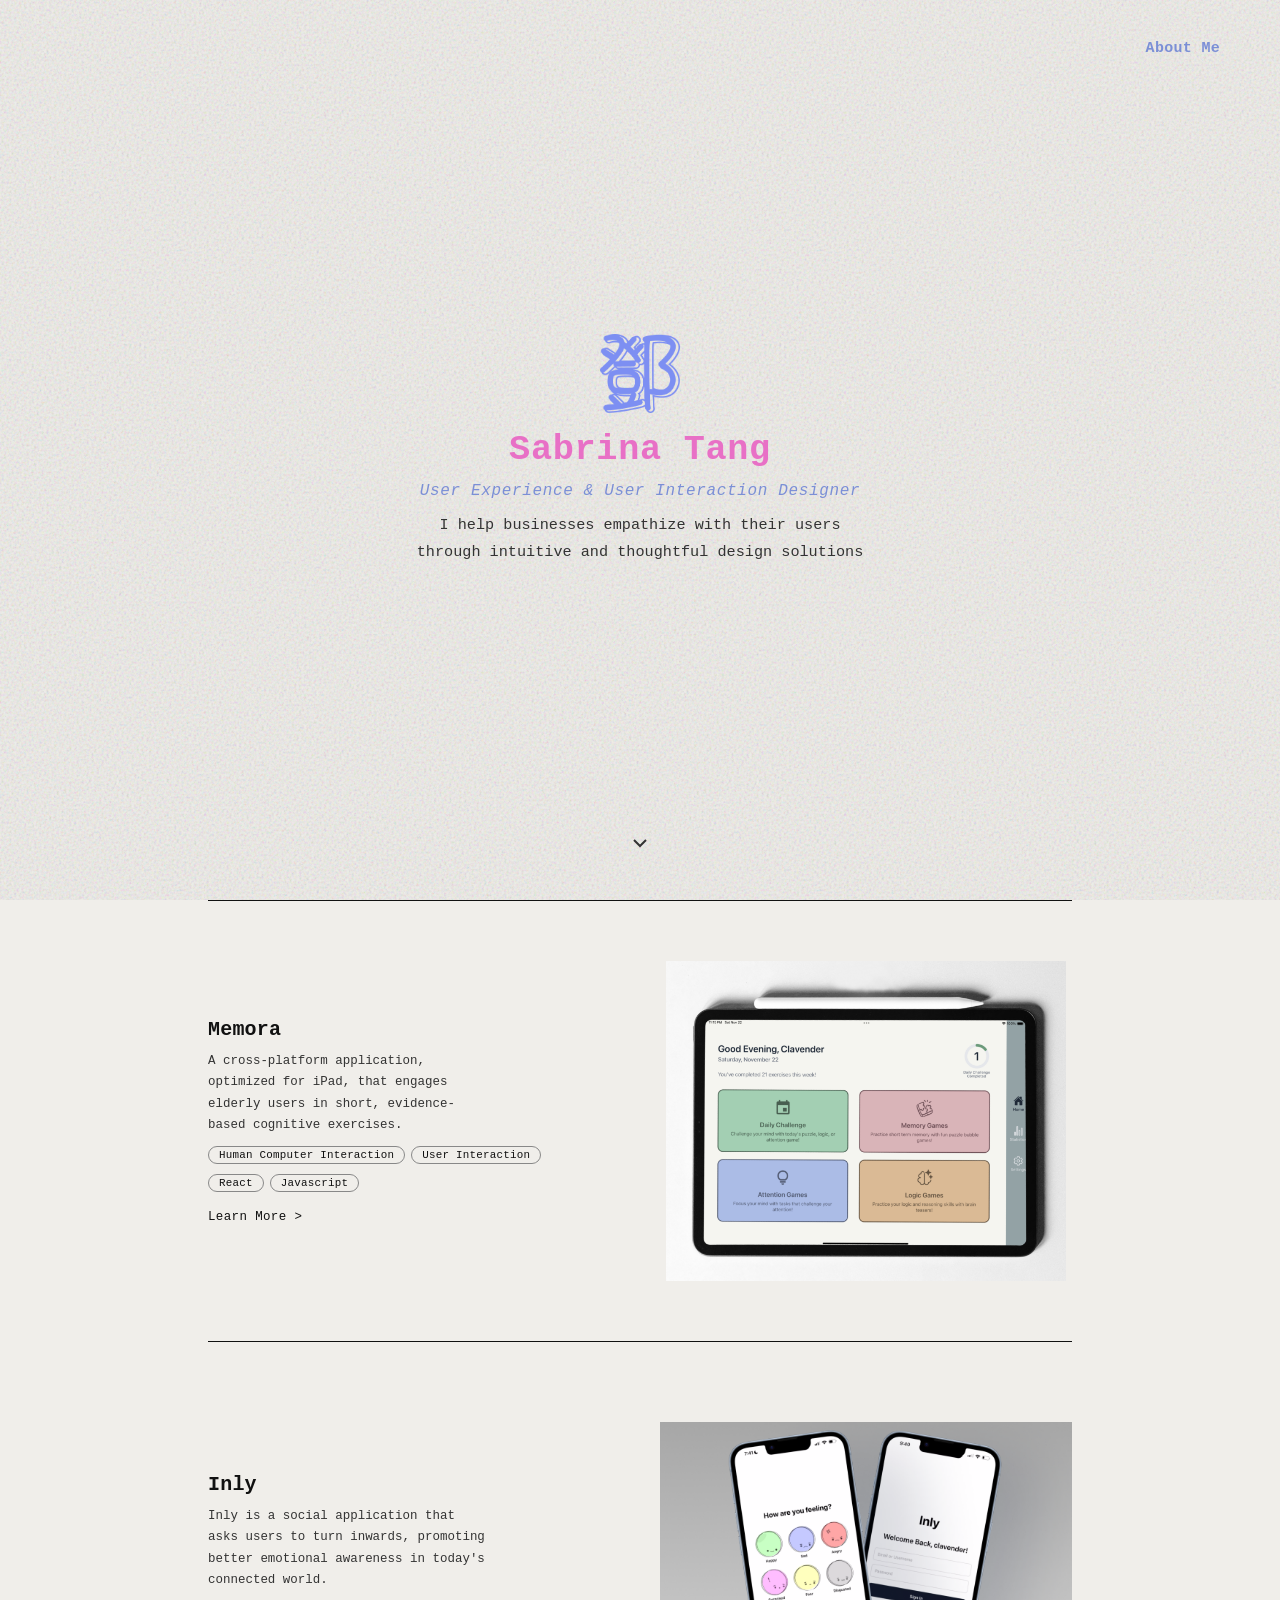
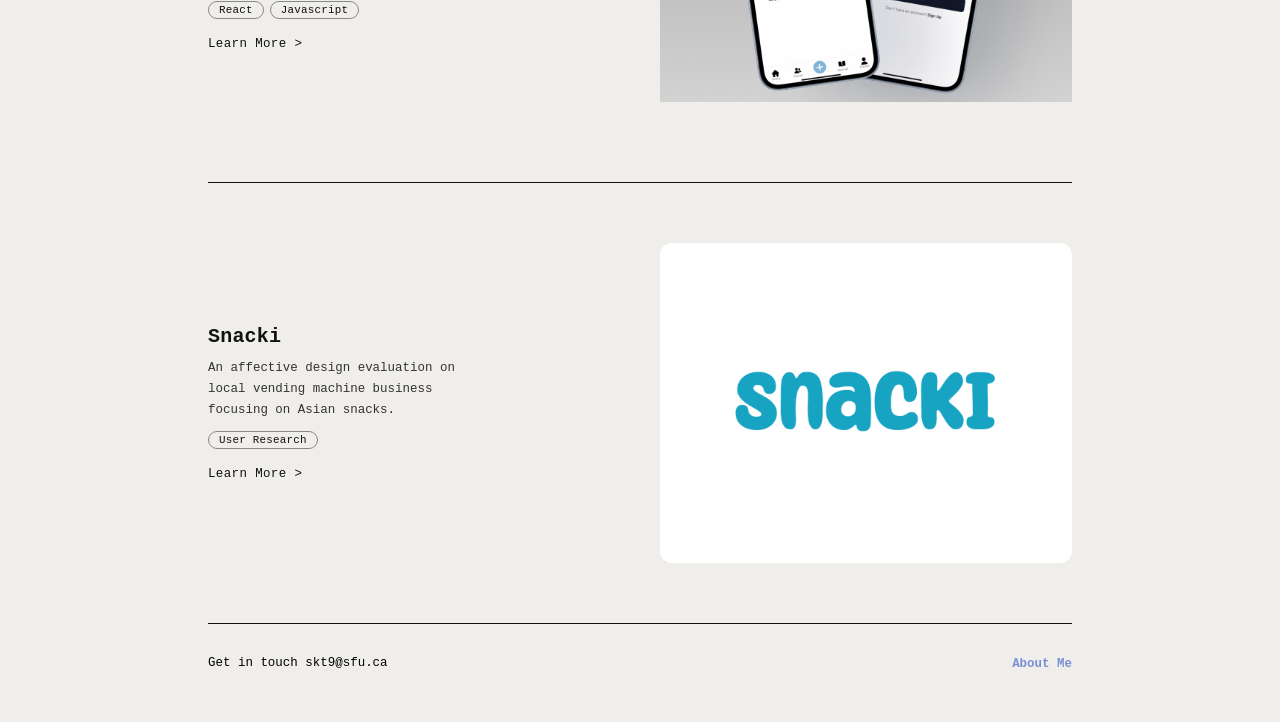
<file: index.html>
<!DOCTYPE html>
<html lang="en">
<head>
    <meta charset="UTF-8">
    <meta name="viewport" content="width=device-width, initial-scale=1.0">
    <title>Sabrina Tang — Portfolio</title>
    <link rel="stylesheet" href="homepage.css">
</head>
<body>

    <!-- Hero Section -->
    <section class="hero">
    <!-- Header -->
    <header class="site-header">
        <nav>
            <a href="aboutme.html">About Me</a>
        </nav>
    </header>

        <div class="hero-content">
            <div class="logo-mark">
                <img src="./img/logoblue.png" alt="Sabrina Tang Logo">
            </div>
            <h1 class="hero-name">Sabrina Tang</h1>
            <p class="hero-role">User Experience &amp; User Interaction Designer</p>
            <p class="hero-tagline">I help businesses empathize with their users<br>through intuitive and thoughtful design solutions</p>
        </div>

        <div class="scroll-indicator">
            <svg width="24" height="24" viewBox="0 0 24 24" fill="none" stroke="currentColor" stroke-width="2">
                <polyline points="6 9 12 15 18 9"></polyline>
            </svg>
        </div>
    </section>

    <!-- Projects -->
    <main class="projects">

        <!-- Divider -->
        <div class="divider"></div>

        <!-- Memora -->
        <article class="project-row">
            <div class="project-meta">
                <h2 class="project-name">Memora</h2>
                <p class="project-desc">A cross-platform application, optimized for iPad, that engages elderly users in short, evidence-based cognitive exercises.</p>
                <div class="project-tags">
                    <span class="tag">Human Computer Interaction</span>
                    <span class="tag">User Interaction</span>
                </div>
                <div class="project-tags">
                    <span class="tag">React</span>
                    <span class="tag">Javascript</span>
                </div>
                <a href="memora.html" class="learn-more">Learn More &gt;</a>
            </div>
            <div class="project-visual">
                <img src="./img/memora.png" alt="Memora App on Tablet">
            </div>
        </article>

        <div class="divider"></div>

        <!-- Inly -->
        <article class="project-row">
            <div class="project-meta">
                <h2 class="project-name">Inly</h2>
                <p class="project-desc">Inly is a social application that asks users to turn inwards, promoting better emotional awareness in today's connected world.</p>
                <div class="project-tags">
                    <span class="tag">React</span>
                    <span class="tag">Javascript</span>
                </div>
                <a href="inly.html" class="learn-more">Learn More &gt;</a>
            </div>
            <div class="project-visual">
                <img src="./img/inly.png" alt="Inly App on Phones">
            </div>
        </article>

        <div class="divider"></div>

        <!-- Snacki -->
        <article class="project-row">
            <div class="project-meta">
                <h2 class="project-name">Snacki</h2>
                <p class="project-desc">An affective design evaluation on local vending machine business focusing on Asian snacks.</p>
                <div class="project-tags">
                    <span class="tag">User Research</span>
                </div>
                <a href="snacki.html" class="learn-more">Learn More &gt;</a>
            </div>
            <div class="project-visual project-visual--logo">
                <img src="./img/snacki.png" alt="Snacki Logo">
            </div>
        </article>

        <div class="divider"></div>
    </main>

    <!-- Footer -->
    <footer>
                <div class="contact">Get in touch <a href="mailto:skt9@sfu.ca">skt9@sfu.ca</a></div>
                <div class="footer-nav">
                    <a href="aboutme.html">About Me</a>
                </div>
            </footer>
</file>
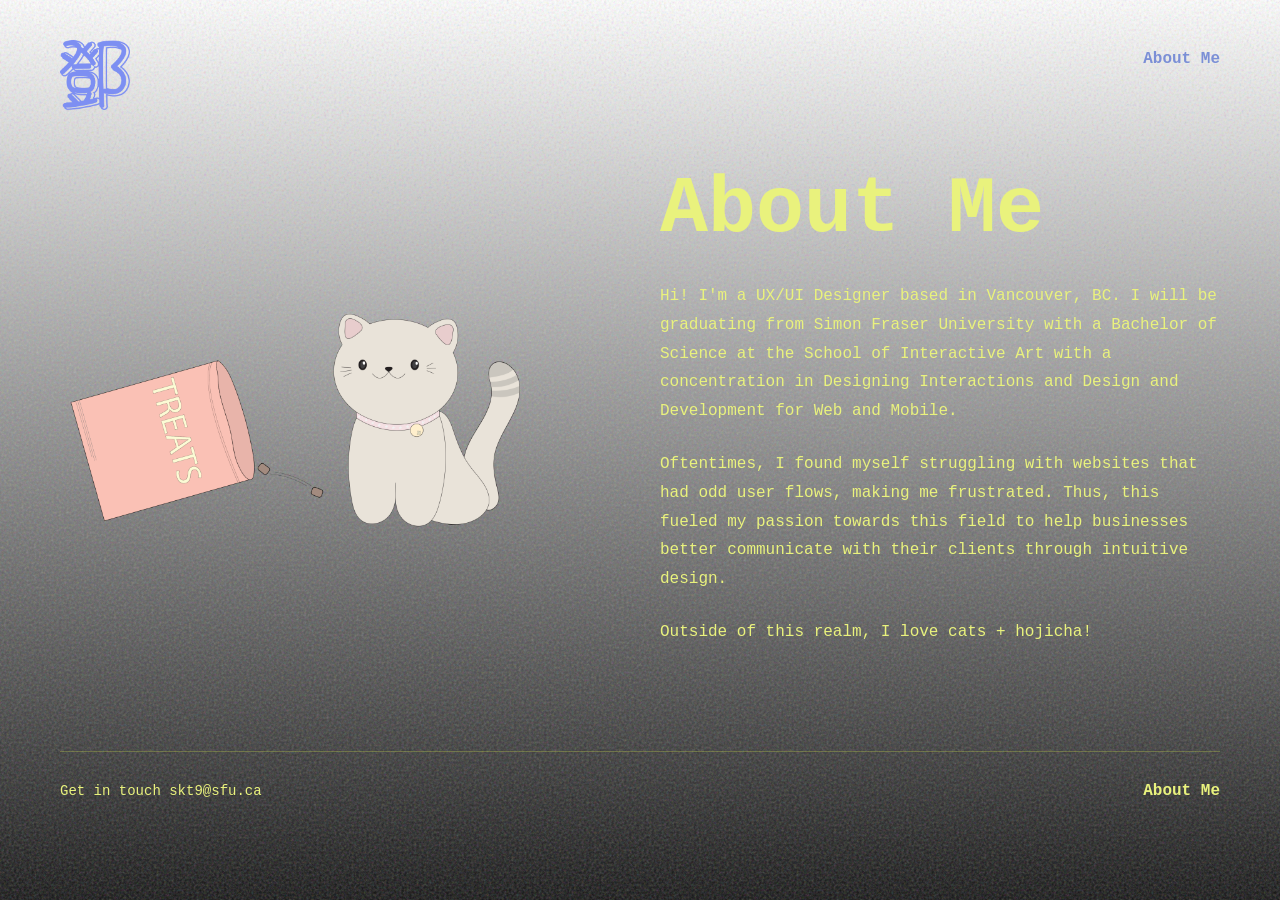
<file: aboutme.html>
<!DOCTYPE html>
<html lang="en">
<head>
    <meta charset="UTF-8">
    <meta name="viewport" content="width=device-width, initial-scale=1.0">
    <title>About Me - Portfolio</title>
    <link rel="stylesheet" href="aboutme.css">
</head>
<body>
    <div class="content-wrapper">
        <header>
            <a href="index.html">
                <div class="logo"></div>
            </a>
            <nav>
                <a href="aboutme.html">About Me</a>
            </nav>
        </header>

        <div class="content">
            <div class="illustration">
                <img src="./img/cat.png" alt="Cute cat illustration" class="cat-image">
            </div>

            <div class="text-content">
                <h1>About Me</h1>
                <p class="bio">
                    Hi! I'm a UX/UI Designer based in Vancouver, BC. I will be graduating from Simon Fraser University with a Bachelor of Science at the School of Interactive Art with a concentration in Designing Interactions and Design and Development for Web and Mobile.
                </p>
                <p class="bio">
                    Oftentimes, I found myself struggling with websites that had odd user flows, making me frustrated. Thus, this fueled my passion towards this field to help businesses better communicate with their clients through intuitive design.
                </p>
                <p class="bio">
                    Outside of this realm, I love cats + hojicha!
                </p>
            </div>
        </div>

        <footer>
            <div class="contact">
                Get in touch <a href="mailto:skt9@sfu.ca">skt9@sfu.ca</a>
            </div>
            <div class="footer-nav">
                <a href="aboutme.html">About Me</a>
            </div>
        </footer>
    </div>
</body>
</html>
</file>
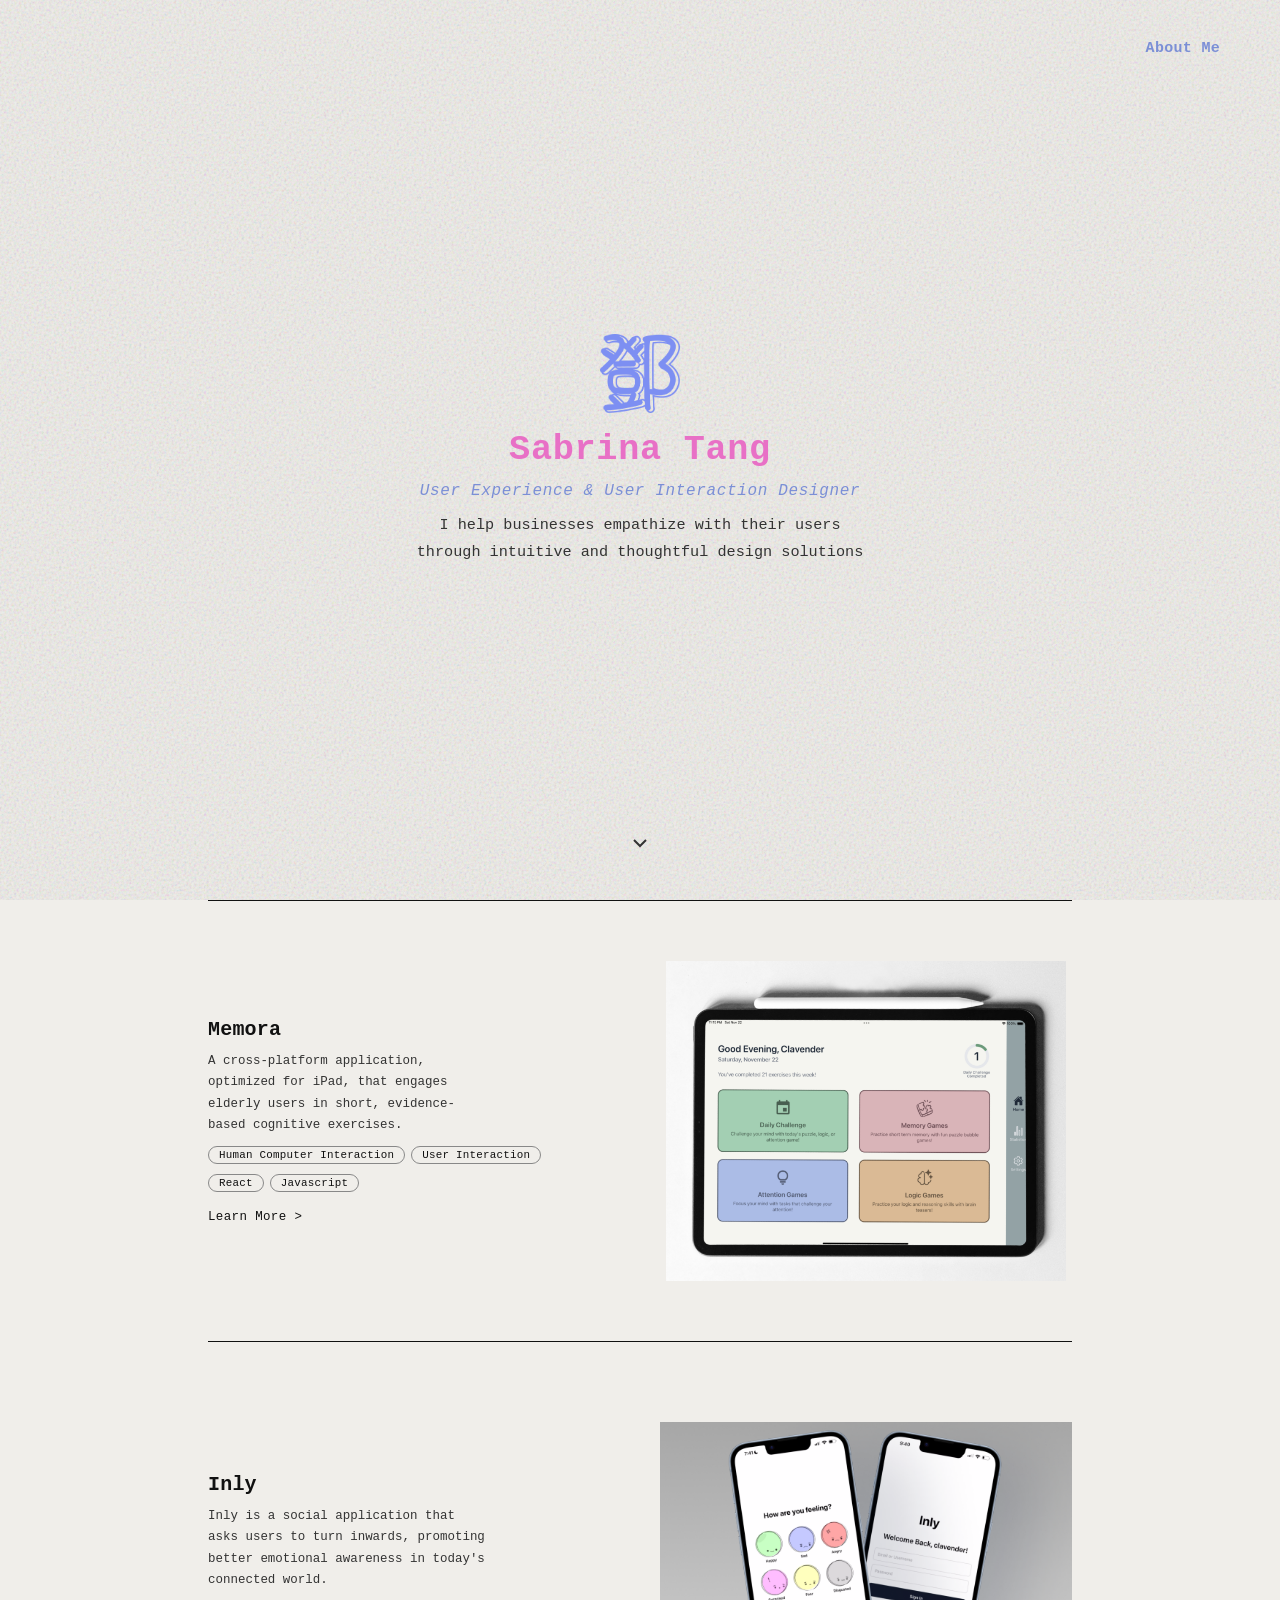
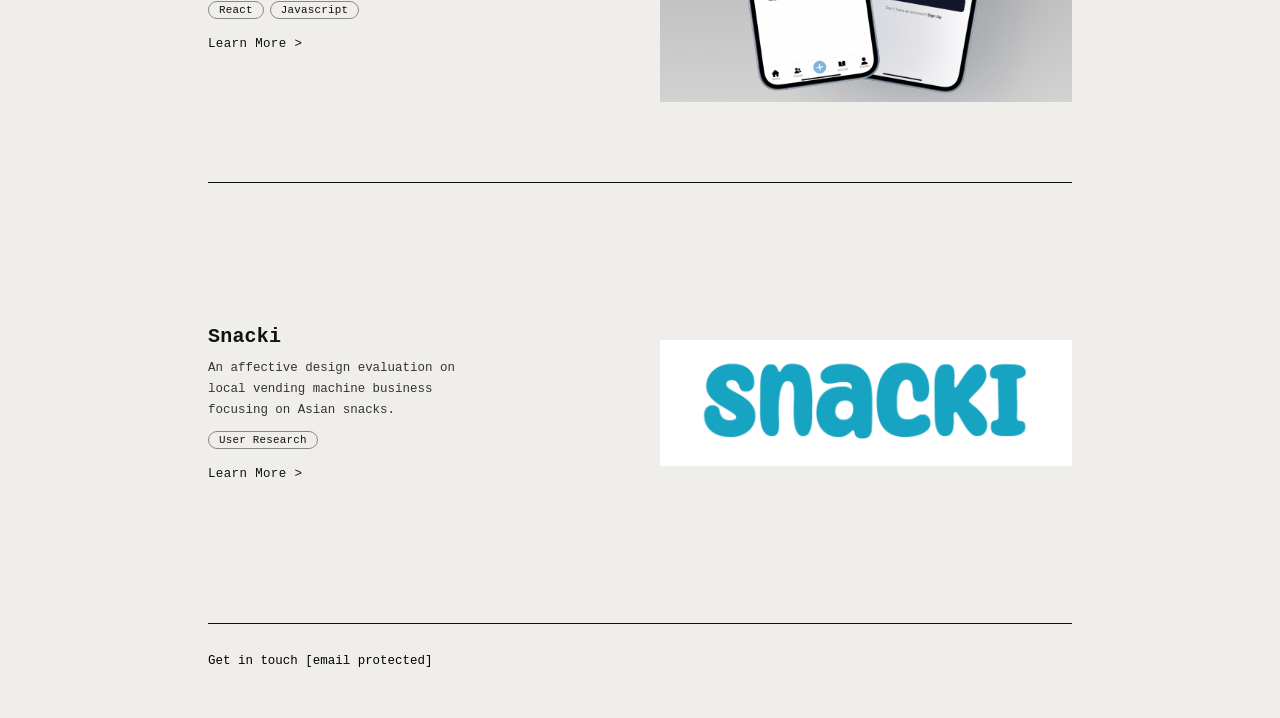
<file: homepage.html>
<!DOCTYPE html>
<html lang="en">
<head>
    <meta charset="UTF-8">
    <meta name="viewport" content="width=device-width, initial-scale=1.0">
    <title>Sabrina Tang — Portfolio</title>
    <link rel="stylesheet" href="homepage.css">
</head>
<body>

    <!-- Hero Section -->
    <section class="hero">
    <!-- Header -->
    <header class="site-header">
        <nav>
            <a href="aboutme.html">About Me</a>
        </nav>
    </header>

        <div class="hero-content">
            <div class="logo-mark">
                <img src="./img/logoblue.png" alt="Sabrina Tang Logo">
            </div>
            <h1 class="hero-name">Sabrina Tang</h1>
            <p class="hero-role">User Experience &amp; User Interaction Designer</p>
            <p class="hero-tagline">I help businesses empathize with their users<br>through intuitive and thoughtful design solutions</p>
        </div>

        <div class="scroll-indicator">
            <svg width="24" height="24" viewBox="0 0 24 24" fill="none" stroke="currentColor" stroke-width="2">
                <polyline points="6 9 12 15 18 9"></polyline>
            </svg>
        </div>
    </section>

    <!-- Projects -->
    <main class="projects">

        <!-- Divider -->
        <div class="divider"></div>

        <!-- Memora -->
        <article class="project-row">
            <div class="project-meta">
                <h2 class="project-name">Memora</h2>
                <p class="project-desc">A cross-platform application, optimized for iPad, that engages elderly users in short, evidence-based cognitive exercises.</p>
                <div class="project-tags">
                    <span class="tag">Human Computer Interaction</span>
                    <span class="tag">User Interaction</span>
                </div>
                <div class="project-tags">
                    <span class="tag">React</span>
                    <span class="tag">Javascript</span>
                </div>
                <a href="memora.html" class="learn-more">Learn More &gt;</a>
            </div>
            <div class="project-visual">
                <img src="./img/memora.png" alt="Memora App on Tablet">
            </div>
        </article>

        <div class="divider"></div>

        <!-- Inly -->
        <article class="project-row">
            <div class="project-meta">
                <h2 class="project-name">Inly</h2>
                <p class="project-desc">Inly is a social application that asks users to turn inwards, promoting better emotional awareness in today's connected world.</p>
                <div class="project-tags">
                    <span class="tag">React</span>
                    <span class="tag">Javascript</span>
                </div>
                <a href="inly.html" class="learn-more">Learn More &gt;</a>
            </div>
            <div class="project-visual">
                <img src="./img/inly.png" alt="Inly App on Phones">
            </div>
        </article>

        <div class="divider"></div>

        <!-- Snacki -->
        <article class="project-row">
            <div class="project-meta">
                <h2 class="project-name">Snacki</h2>
                <p class="project-desc">An affective design evaluation on local vending machine business focusing on Asian snacks.</p>
                <div class="project-tags">
                    <span class="tag">User Research</span>
                </div>
                <a href="snacki.html" class="learn-more">Learn More &gt;</a>
            </div>
            <div class="project-visual">
                <img src="./img/snacki.png" alt="Snacki Logo">
            </div>
        </article>

        <div class="divider"></div>
    </main>

    <!-- Footer -->
    <footer>
        <div class="contact">
            Get in touch <a href="/cdn-cgi/l/email-protection#94e7ffe0add4e7f2e1baf7f5"><span class="__cf_email__" data-cfemail="d6a5bda2ef96a5b0a3f8b5b7">[email&#160;protected]</span></a>
        </div>
</file>
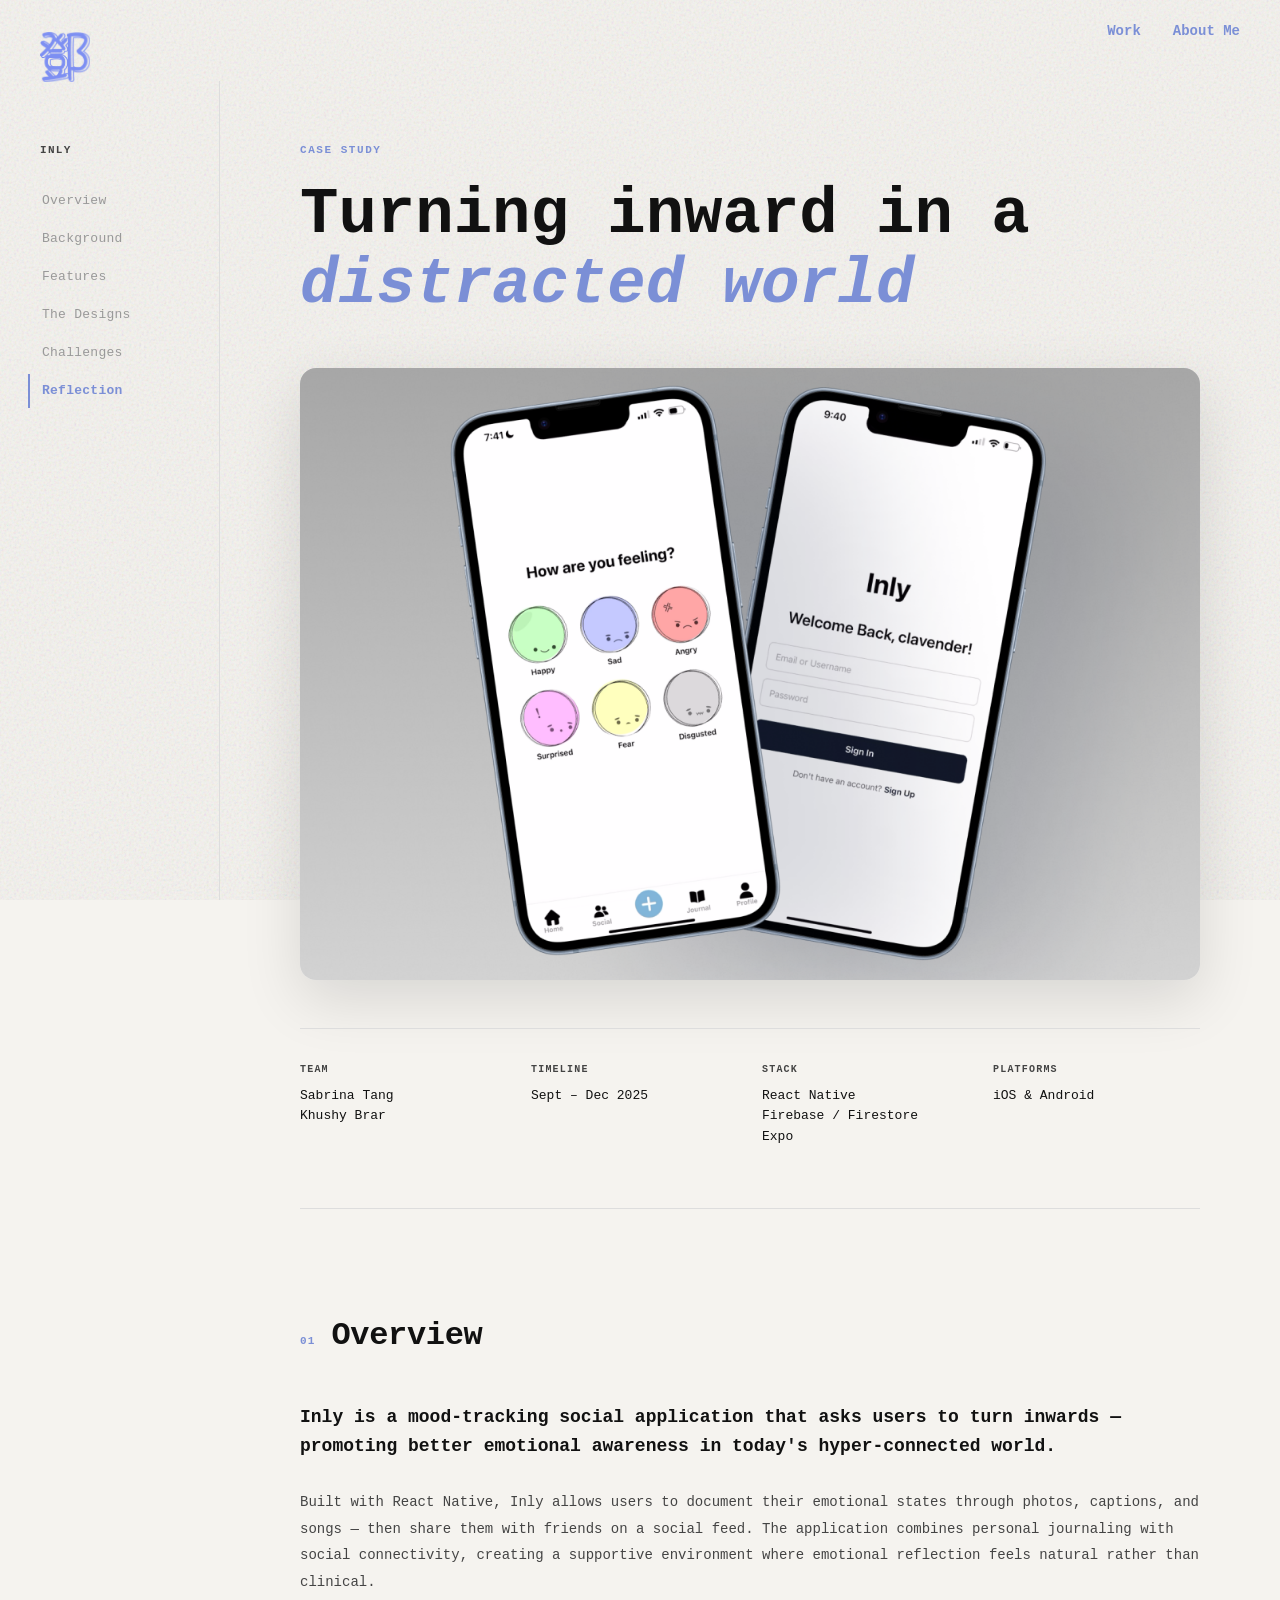
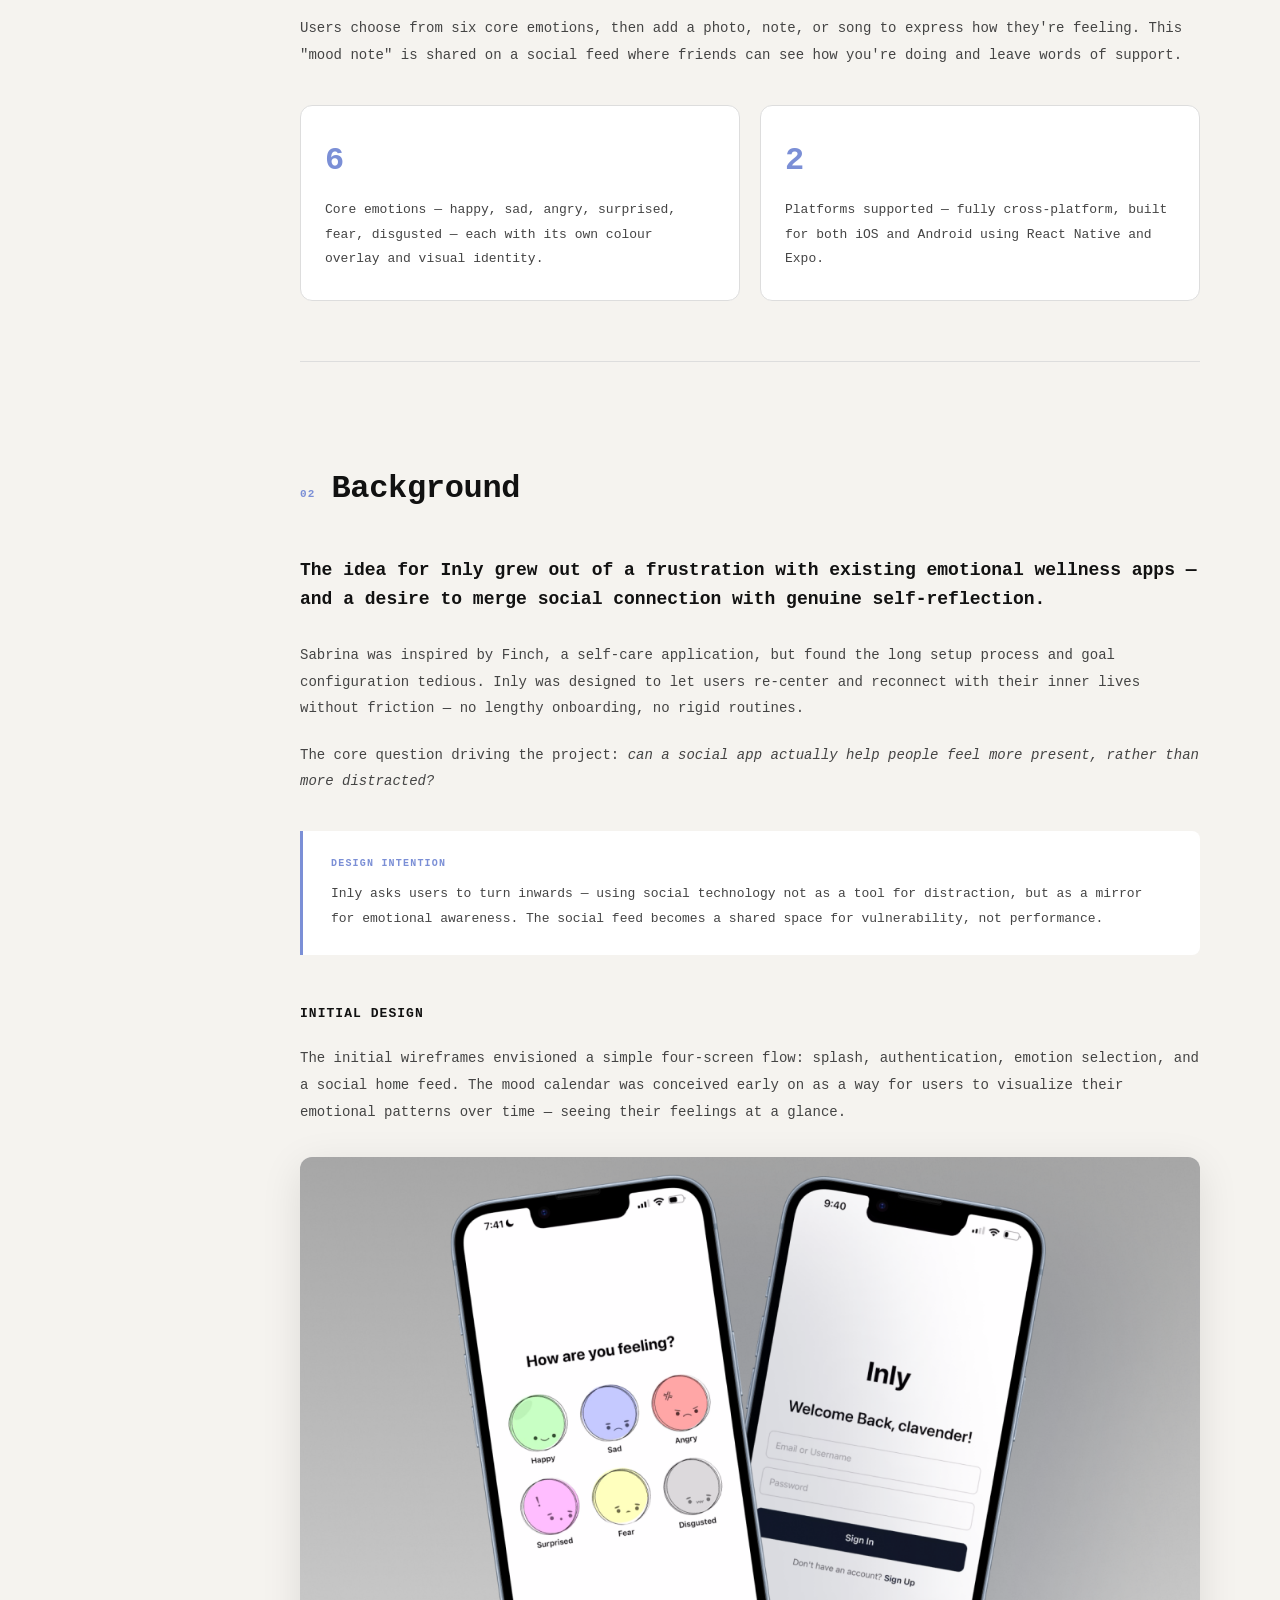
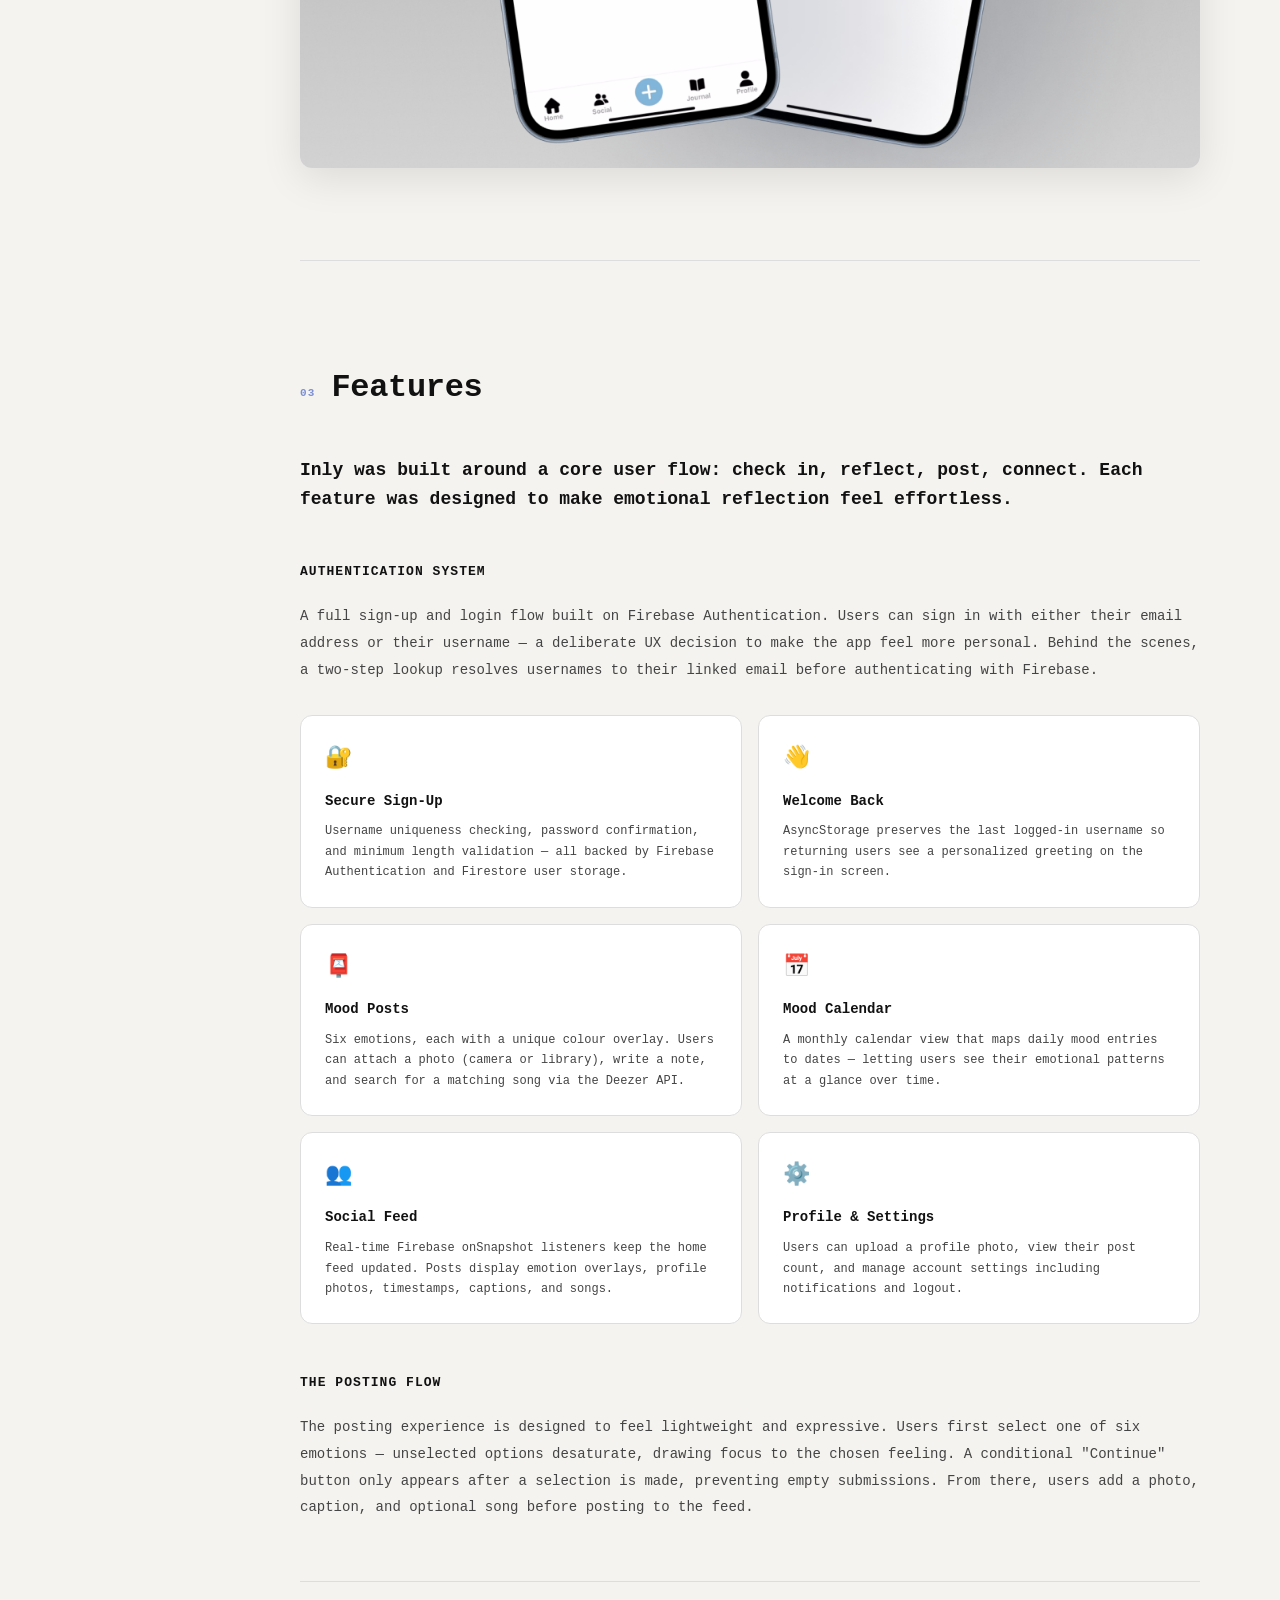
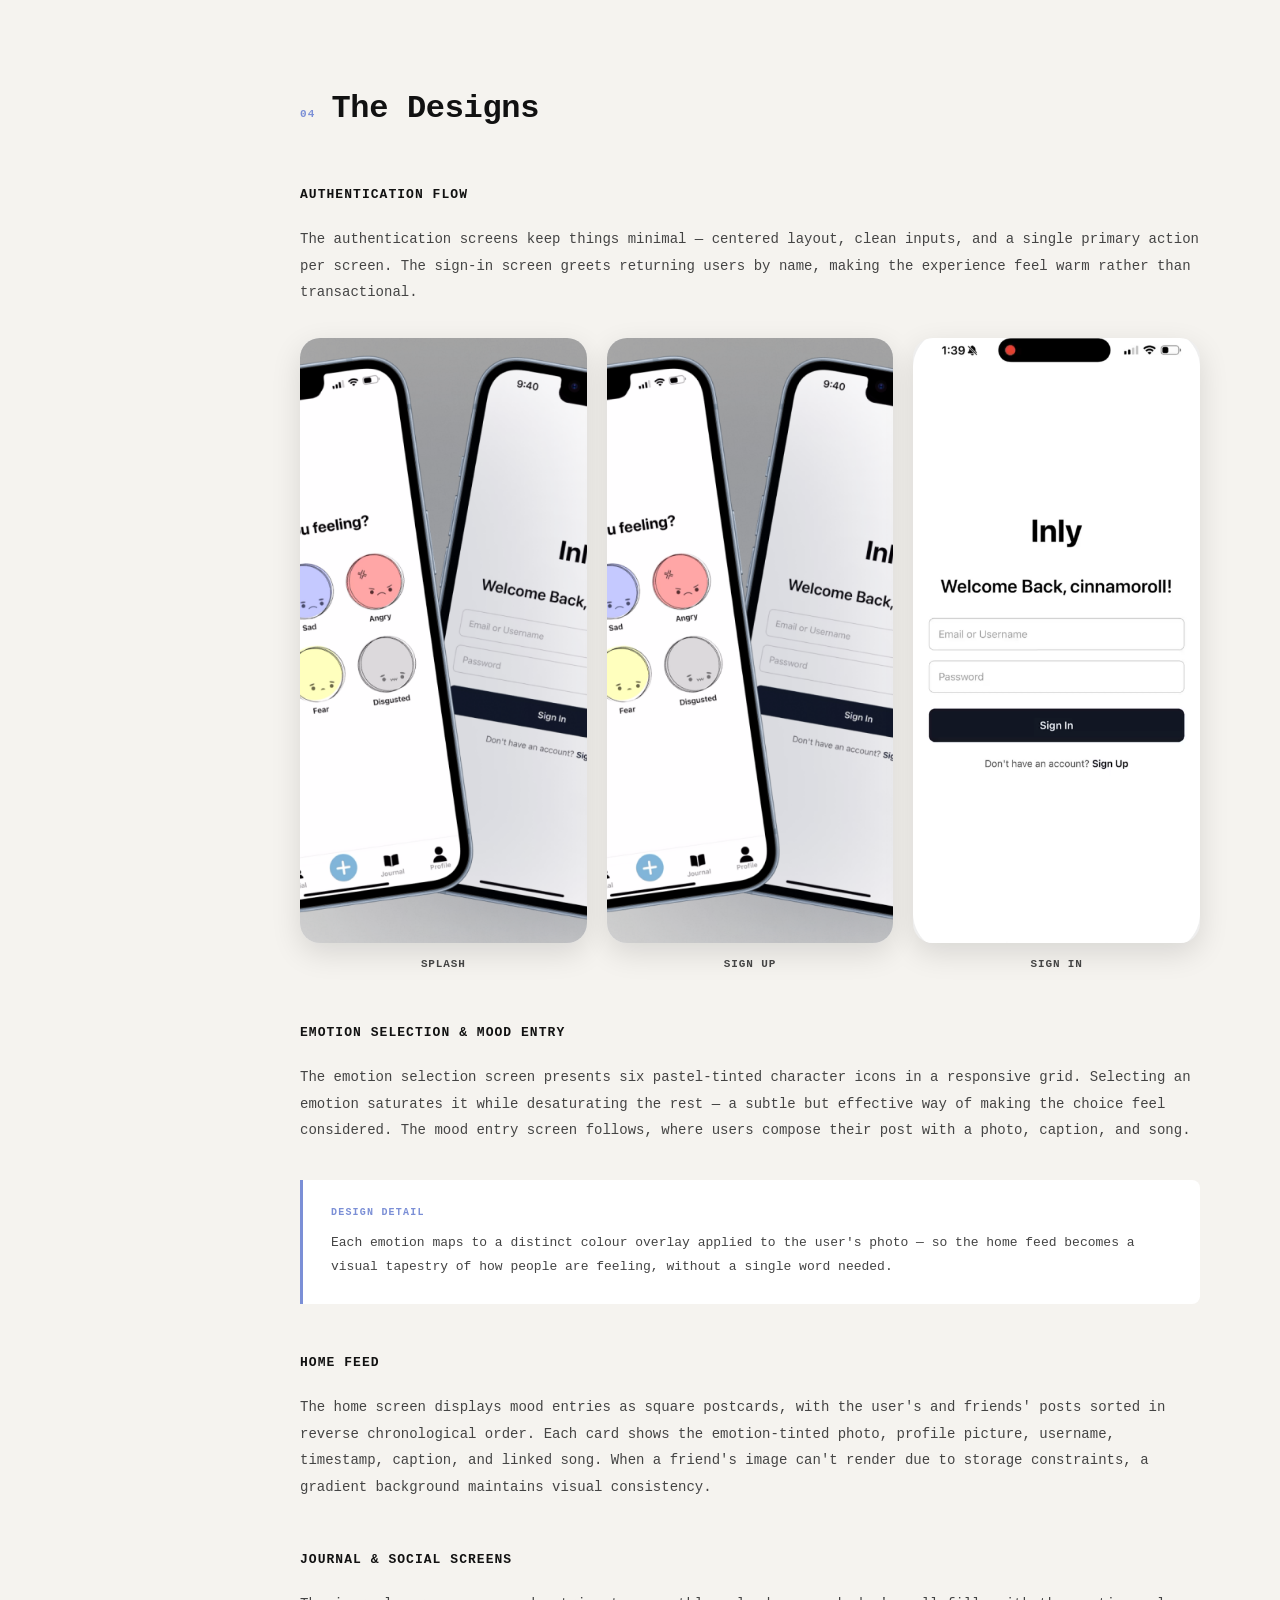
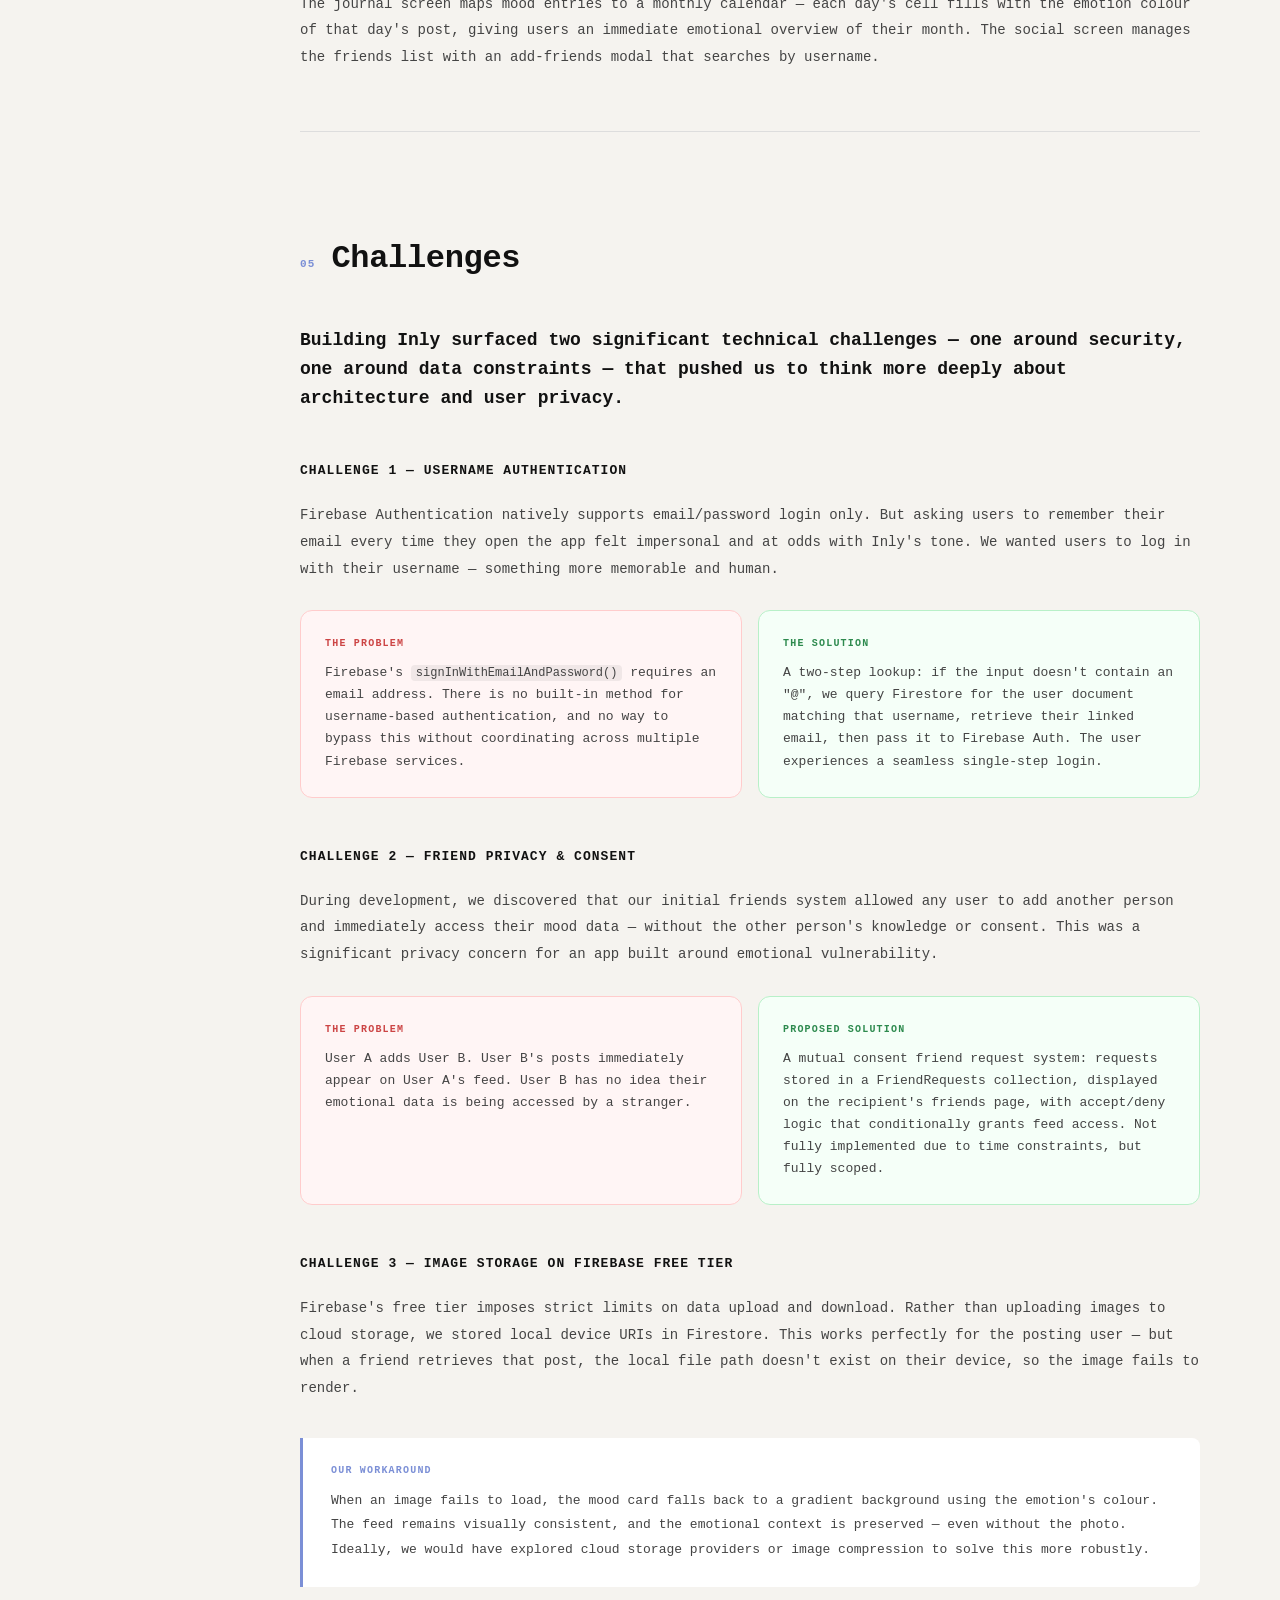
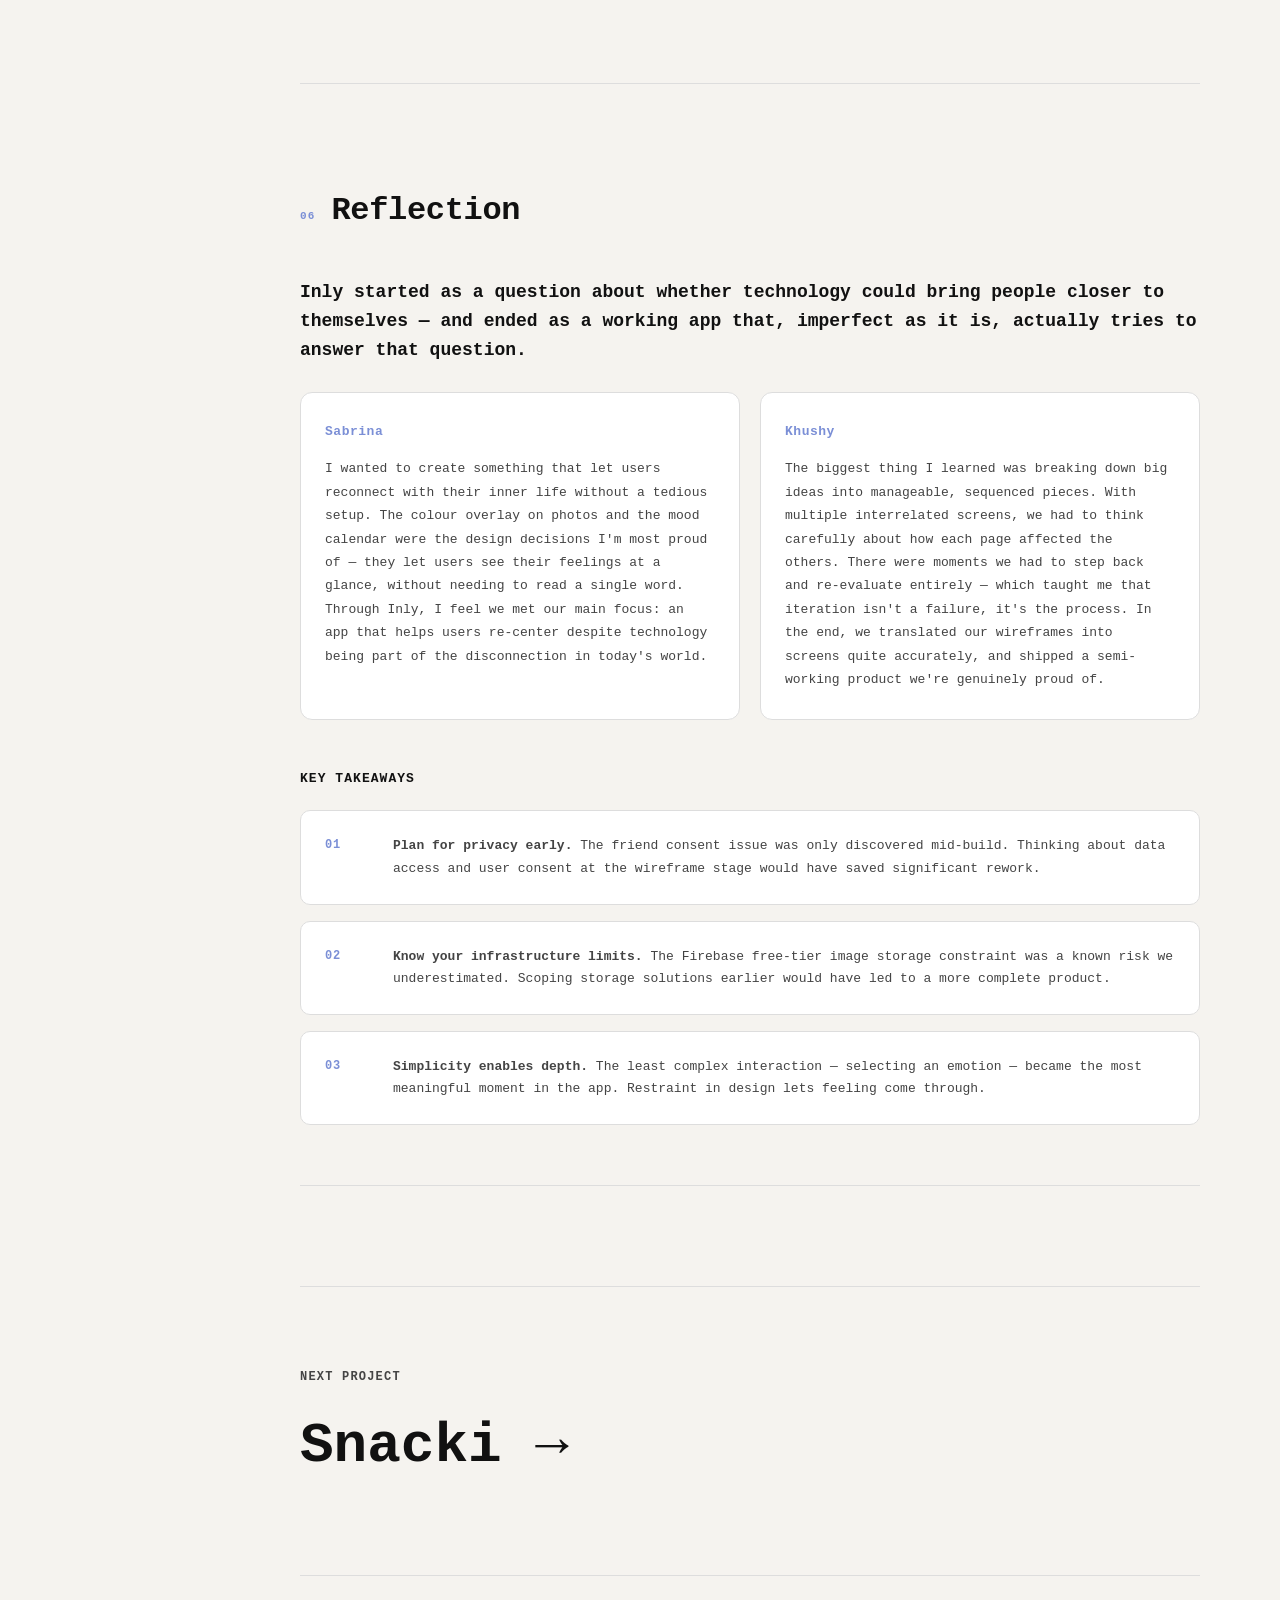
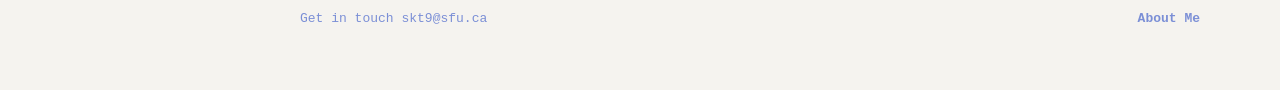
<file: inly.html>
<!DOCTYPE html>
<html lang="en">
<head>
    <meta charset="UTF-8">
    <meta name="viewport" content="width=device-width, initial-scale=1.0">
    <title>Inly — Sabrina Tang</title>
    <link rel="stylesheet" href="inly.css">
</head>
<body>

    <!-- Top Nav -->
    <header class="top-nav">
        <a href="index.html" class="nav-logo">
            <div class="logo"></div>
        </a>
        <nav class="nav-links">
            <a href="index.html">Work</a>
            <a href="aboutme.html">About Me</a>
        </nav>
    </header>

    <!-- Page Layout -->
    <div class="page-layout">

        <!-- Fixed Left Sidebar -->
        <aside class="sidebar">
            <div class="sidebar-inner">
                <p class="sidebar-project-label">Inly</p>
                <nav class="sidebar-nav">
                    <a href="#overview" class="sidebar-link active" data-section="overview">Overview</a>
                    <a href="#background" class="sidebar-link" data-section="background">Background</a>
                    <a href="#features" class="sidebar-link" data-section="features">Features</a>
                    <a href="#designs" class="sidebar-link" data-section="designs">The Designs</a>
                    <a href="#challenges" class="sidebar-link" data-section="challenges">Challenges</a>
                    <a href="#reflection" class="sidebar-link" data-section="reflection">Reflection</a>
                </nav>
            </div>
        </aside>

        <!-- Main Content -->
        <main class="main-content">

            <!-- Hero -->
            <section class="hero-section">
                <div class="hero-tag">Case Study</div>
                <h1 class="hero-title">Turning inward in a<br><em>distracted world</em></h1>
                <div class="hero-image">
                    <img src="./img/inly.png" alt="Inly App on Phones">
                </div>
                <div class="hero-meta">
                    <div class="meta-item">
                        <span class="meta-label">Team</span>
                        <span class="meta-value">Sabrina Tang<br>Khushy Brar</span>
                    </div>
                    <div class="meta-item">
                        <span class="meta-label">Timeline</span>
                        <span class="meta-value">Sept – Dec 2025</span>
                    </div>
                    <div class="meta-item">
                        <span class="meta-label">Stack</span>
                        <span class="meta-value">React Native<br>Firebase / Firestore<br>Expo</span>
                    </div>
                    <div class="meta-item">
                        <span class="meta-label">Platforms</span>
                        <span class="meta-value">iOS & Android</span>
                    </div>
                </div>
            </section>

            <!-- Overview -->
            <section id="overview" class="content-section">
                <div class="section-header">
                    <span class="section-number">01</span>
                    <h2 class="section-title">Overview</h2>
                </div>
                <div class="section-body">
                    <p class="lead-text">Inly is a mood-tracking social application that asks users to turn inwards — promoting better emotional awareness in today's hyper-connected world.</p>
                    <p>Built with React Native, Inly allows users to document their emotional states through photos, captions, and songs — then share them with friends on a social feed. The application combines personal journaling with social connectivity, creating a supportive environment where emotional reflection feels natural rather than clinical.</p>
                    <p>Users choose from six core emotions, then add a photo, note, or song to express how they're feeling. This "mood note" is shared on a social feed where friends can see how you're doing and leave words of support.</p>

                    <div class="two-col">
                        <div class="highlight-card">
                            <span class="card-number">6</span>
                            <p>Core emotions — happy, sad, angry, surprised, fear, disgusted — each with its own colour overlay and visual identity.</p>
                        </div>
                        <div class="highlight-card">
                            <span class="card-number">2</span>
                            <p>Platforms supported — fully cross-platform, built for both iOS and Android using React Native and Expo.</p>
                        </div>
                    </div>
                </div>
            </section>

            <!-- Background -->
            <section id="background" class="content-section">
                <div class="section-header">
                    <span class="section-number">02</span>
                    <h2 class="section-title">Background</h2>
                </div>
                <div class="section-body">
                    <p class="lead-text">The idea for Inly grew out of a frustration with existing emotional wellness apps — and a desire to merge social connection with genuine self-reflection.</p>
                    <p>Sabrina was inspired by Finch, a self-care application, but found the long setup process and goal configuration tedious. Inly was designed to let users re-center and reconnect with their inner lives without friction — no lengthy onboarding, no rigid routines.</p>
                    <p>The core question driving the project: <em>can a social app actually help people feel more present, rather than more distracted?</em></p>

                    <div class="callout">
                        <span class="callout-label">Design Intention</span>
                        <p>Inly asks users to turn inwards — using social technology not as a tool for distraction, but as a mirror for emotional awareness. The social feed becomes a shared space for vulnerability, not performance.</p>
                    </div>

                    <h3 class="subsection-title">Initial Design</h3>
                    <p>The initial wireframes envisioned a simple four-screen flow: splash, authentication, emotion selection, and a social home feed. The mood calendar was conceived early on as a way for users to visualize their emotional patterns over time — seeing their feelings at a glance.</p>
                    <div class="full-image">
                        <img src="./img/inly.png" alt="Initial UI Design Wireframes">
                    </div>
                </div>
            </section>

            <!-- Features -->
            <section id="features" class="content-section">
                <div class="section-header">
                    <span class="section-number">03</span>
                    <h2 class="section-title">Features</h2>
                </div>
                <div class="section-body">
                    <p class="lead-text">Inly was built around a core user flow: check in, reflect, post, connect. Each feature was designed to make emotional reflection feel effortless.</p>

                    <h3 class="subsection-title">Authentication System</h3>
                    <p>A full sign-up and login flow built on Firebase Authentication. Users can sign in with either their email address or their username — a deliberate UX decision to make the app feel more personal. Behind the scenes, a two-step lookup resolves usernames to their linked email before authenticating with Firebase.</p>

                    <div class="feature-grid">
                        <div class="feature-card">
                            <span class="feature-icon">🔐</span>
                            <h4>Secure Sign-Up</h4>
                            <p>Username uniqueness checking, password confirmation, and minimum length validation — all backed by Firebase Authentication and Firestore user storage.</p>
                        </div>
                        <div class="feature-card">
                            <span class="feature-icon">👋</span>
                            <h4>Welcome Back</h4>
                            <p>AsyncStorage preserves the last logged-in username so returning users see a personalized greeting on the sign-in screen.</p>
                        </div>
                        <div class="feature-card">
                            <span class="feature-icon">📮</span>
                            <h4>Mood Posts</h4>
                            <p>Six emotions, each with a unique colour overlay. Users can attach a photo (camera or library), write a note, and search for a matching song via the Deezer API.</p>
                        </div>
                        <div class="feature-card">
                            <span class="feature-icon">📅</span>
                            <h4>Mood Calendar</h4>
                            <p>A monthly calendar view that maps daily mood entries to dates — letting users see their emotional patterns at a glance over time.</p>
                        </div>
                        <div class="feature-card">
                            <span class="feature-icon">👥</span>
                            <h4>Social Feed</h4>
                            <p>Real-time Firebase onSnapshot listeners keep the home feed updated. Posts display emotion overlays, profile photos, timestamps, captions, and songs.</p>
                        </div>
                        <div class="feature-card">
                            <span class="feature-icon">⚙️</span>
                            <h4>Profile & Settings</h4>
                            <p>Users can upload a profile photo, view their post count, and manage account settings including notifications and logout.</p>
                        </div>
                    </div>

                    <h3 class="subsection-title">The Posting Flow</h3>
                    <p>The posting experience is designed to feel lightweight and expressive. Users first select one of six emotions — unselected options desaturate, drawing focus to the chosen feeling. A conditional "Continue" button only appears after a selection is made, preventing empty submissions. From there, users add a photo, caption, and optional song before posting to the feed.</p>
                </div>
            </section>

            <!-- Designs -->
            <section id="designs" class="content-section">
                <div class="section-header">
                    <span class="section-number">04</span>
                    <h2 class="section-title">The Designs</h2>
                </div>
                <div class="section-body">

                    <h3 class="subsection-title">Authentication Flow</h3>
                    <p>The authentication screens keep things minimal — centered layout, clean inputs, and a single primary action per screen. The sign-in screen greets returning users by name, making the experience feel warm rather than transactional.</p>

                    <div class="screen-row">
                        <div class="screen-item">
                            <div class="screen-frame">
                                <img src="./img/inly.png" alt="Splash Screen">
                            </div>
                            <span class="screen-label">Splash</span>
                        </div>
                        <div class="screen-item">
                            <div class="screen-frame">
                                <img src="./img/inly.png" alt="Sign Up Screen">
                            </div>
                            <span class="screen-label">Sign Up</span>
                        </div>
                        <div class="screen-item">
                            <div class="screen-frame">
                                <img src="./img/signin.png" alt="Sign In Screen">
                            </div>
                            <span class="screen-label">Sign In</span>
                        </div>
                    </div>

                    <h3 class="subsection-title">Emotion Selection & Mood Entry</h3>
                    <p>The emotion selection screen presents six pastel-tinted character icons in a responsive grid. Selecting an emotion saturates it while desaturating the rest — a subtle but effective way of making the choice feel considered. The mood entry screen follows, where users compose their post with a photo, caption, and song.</p>

                    <div class="callout">
                        <span class="callout-label">Design Detail</span>
                        <p>Each emotion maps to a distinct colour overlay applied to the user's photo — so the home feed becomes a visual tapestry of how people are feeling, without a single word needed.</p>
                    </div>

                    <h3 class="subsection-title">Home Feed</h3>
                    <p>The home screen displays mood entries as square postcards, with the user's and friends' posts sorted in reverse chronological order. Each card shows the emotion-tinted photo, profile picture, username, timestamp, caption, and linked song. When a friend's image can't render due to storage constraints, a gradient background maintains visual consistency.</p>

                    <h3 class="subsection-title">Journal & Social Screens</h3>
                    <p>The journal screen maps mood entries to a monthly calendar — each day's cell fills with the emotion colour of that day's post, giving users an immediate emotional overview of their month. The social screen manages the friends list with an add-friends modal that searches by username.</p>
                </div>
            </section>

            <!-- Challenges -->
            <section id="challenges" class="content-section">
                <div class="section-header">
                    <span class="section-number">05</span>
                    <h2 class="section-title">Challenges</h2>
                </div>
                <div class="section-body">
                    <p class="lead-text">Building Inly surfaced two significant technical challenges — one around security, one around data constraints — that pushed us to think more deeply about architecture and user privacy.</p>

                    <h3 class="subsection-title">Challenge 1 — Username Authentication</h3>
                    <p>Firebase Authentication natively supports email/password login only. But asking users to remember their email every time they open the app felt impersonal and at odds with Inly's tone. We wanted users to log in with their username — something more memorable and human.</p>

                    <div class="challenge-block">
                        <div class="challenge-side problem">
                            <span class="challenge-label">The Problem</span>
                            <p>Firebase's <code>signInWithEmailAndPassword()</code> requires an email address. There is no built-in method for username-based authentication, and no way to bypass this without coordinating across multiple Firebase services.</p>
                        </div>
                        <div class="challenge-side solution">
                            <span class="challenge-label">The Solution</span>
                            <p>A two-step lookup: if the input doesn't contain an "@", we query Firestore for the user document matching that username, retrieve their linked email, then pass it to Firebase Auth. The user experiences a seamless single-step login.</p>
                        </div>
                    </div>

                    <h3 class="subsection-title">Challenge 2 — Friend Privacy & Consent</h3>
                    <p>During development, we discovered that our initial friends system allowed any user to add another person and immediately access their mood data — without the other person's knowledge or consent. This was a significant privacy concern for an app built around emotional vulnerability.</p>

                    <div class="challenge-block">
                        <div class="challenge-side problem">
                            <span class="challenge-label">The Problem</span>
                            <p>User A adds User B. User B's posts immediately appear on User A's feed. User B has no idea their emotional data is being accessed by a stranger.</p>
                        </div>
                        <div class="challenge-side solution">
                            <span class="challenge-label">Proposed Solution</span>
                            <p>A mutual consent friend request system: requests stored in a FriendRequests collection, displayed on the recipient's friends page, with accept/deny logic that conditionally grants feed access. Not fully implemented due to time constraints, but fully scoped.</p>
                        </div>
                    </div>

                    <h3 class="subsection-title">Challenge 3 — Image Storage on Firebase Free Tier</h3>
                    <p>Firebase's free tier imposes strict limits on data upload and download. Rather than uploading images to cloud storage, we stored local device URIs in Firestore. This works perfectly for the posting user — but when a friend retrieves that post, the local file path doesn't exist on their device, so the image fails to render.</p>

                    <div class="callout">
                        <span class="callout-label">Our Workaround</span>
                        <p>When an image fails to load, the mood card falls back to a gradient background using the emotion's colour. The feed remains visually consistent, and the emotional context is preserved — even without the photo. Ideally, we would have explored cloud storage providers or image compression to solve this more robustly.</p>
                    </div>
                </div>
            </section>

            <!-- Reflection -->
            <section id="reflection" class="content-section">
                <div class="section-header">
                    <span class="section-number">06</span>
                    <h2 class="section-title">Reflection</h2>
                </div>
                <div class="section-body">
                    <p class="lead-text">Inly started as a question about whether technology could bring people closer to themselves — and ended as a working app that, imperfect as it is, actually tries to answer that question.</p>

                    <div class="reflection-grid">
                        <div class="reflection-card">
                            <span class="reflection-name">Sabrina</span>
                            <p>I wanted to create something that let users reconnect with their inner life without a tedious setup. The colour overlay on photos and the mood calendar were the design decisions I'm most proud of — they let users see their feelings at a glance, without needing to read a single word. Through Inly, I feel we met our main focus: an app that helps users re-center despite technology being part of the disconnection in today's world.</p>
                        </div>
                        <div class="reflection-card">
                            <span class="reflection-name">Khushy</span>
                            <p>The biggest thing I learned was breaking down big ideas into manageable, sequenced pieces. With multiple interrelated screens, we had to think carefully about how each page affected the others. There were moments we had to step back and re-evaluate entirely — which taught me that iteration isn't a failure, it's the process. In the end, we translated our wireframes into screens quite accurately, and shipped a semi-working product we're genuinely proud of.</p>
                        </div>
                    </div>

                    <h3 class="subsection-title">Key Takeaways</h3>
                    <div class="takeaways-grid">
                        <div class="takeaway">
                            <span class="takeaway-num">01</span>
                            <p><strong>Plan for privacy early.</strong> The friend consent issue was only discovered mid-build. Thinking about data access and user consent at the wireframe stage would have saved significant rework.</p>
                        </div>
                        <div class="takeaway">
                            <span class="takeaway-num">02</span>
                            <p><strong>Know your infrastructure limits.</strong> The Firebase free-tier image storage constraint was a known risk we underestimated. Scoping storage solutions earlier would have led to a more complete product.</p>
                        </div>
                        <div class="takeaway">
                            <span class="takeaway-num">03</span>
                            <p><strong>Simplicity enables depth.</strong> The least complex interaction — selecting an emotion — became the most meaningful moment in the app. Restraint in design lets feeling come through.</p>
                        </div>
                    </div>
                </div>
            </section>

            <!-- Next Project -->
            <section class="next-section">
                <span class="next-label">next project</span>
                <a href="snacki.html" class="next-link">Snacki →</a>
            </section>

            <!-- Footer -->
            <footer>
                <div class="contact">Get in touch <a href="mailto:skt9@sfu.ca">skt9@sfu.ca</a></div>
                <div class="footer-nav">
                    <a href="aboutme.html">About Me</a>
                </div>
            </footer>

        </main>
    </div>

    <script>
        const sections = document.querySelectorAll('.content-section');
        const links = document.querySelectorAll('.sidebar-link');

        const observer = new IntersectionObserver((entries) => {
            entries.forEach(entry => {
                if (entry.isIntersecting) {
                    links.forEach(l => l.classList.remove('active'));
                    const id = entry.target.getAttribute('id');
                    const active = document.querySelector(`.sidebar-link[data-section="${id}"]`);
                    if (active) active.classList.add('active');
                }
            });
        }, { rootMargin: '-30% 0px -60% 0px' });

        sections.forEach(s => observer.observe(s));
    </script>
</body>
</html>
</file>
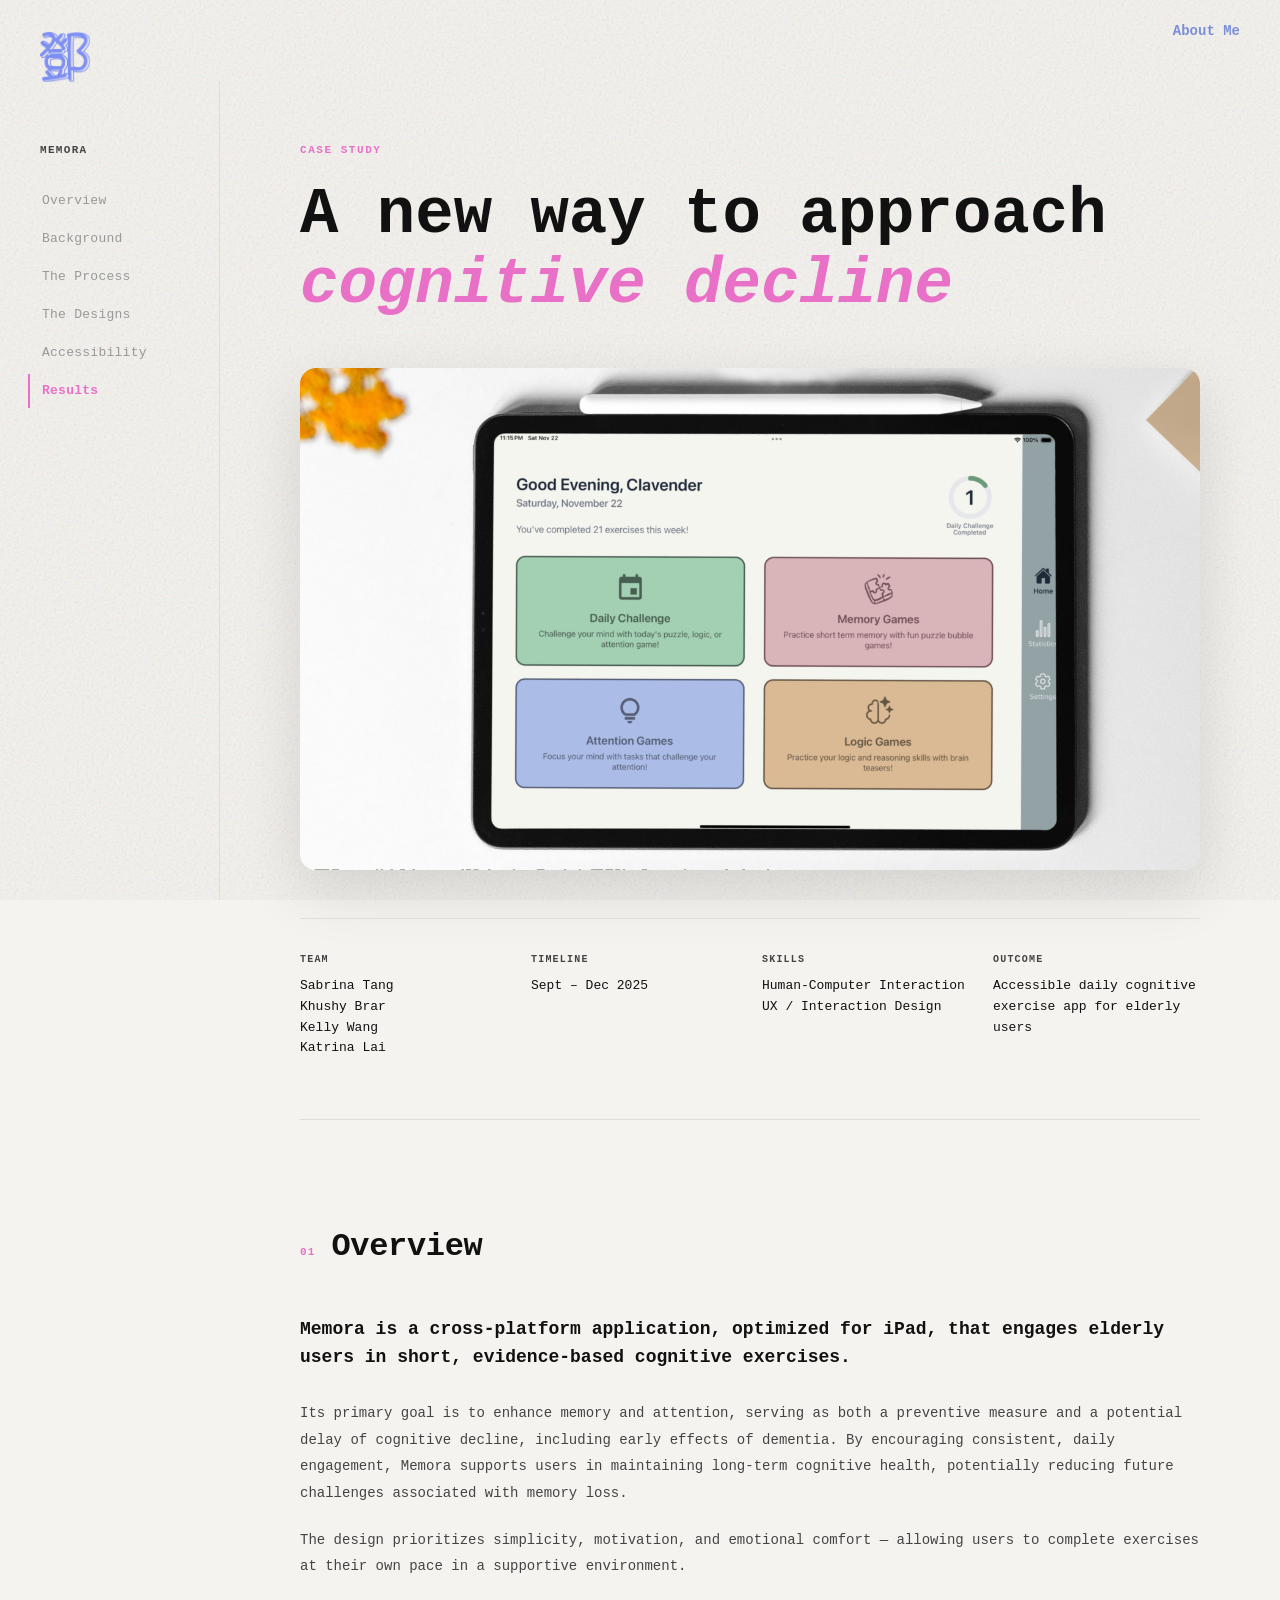
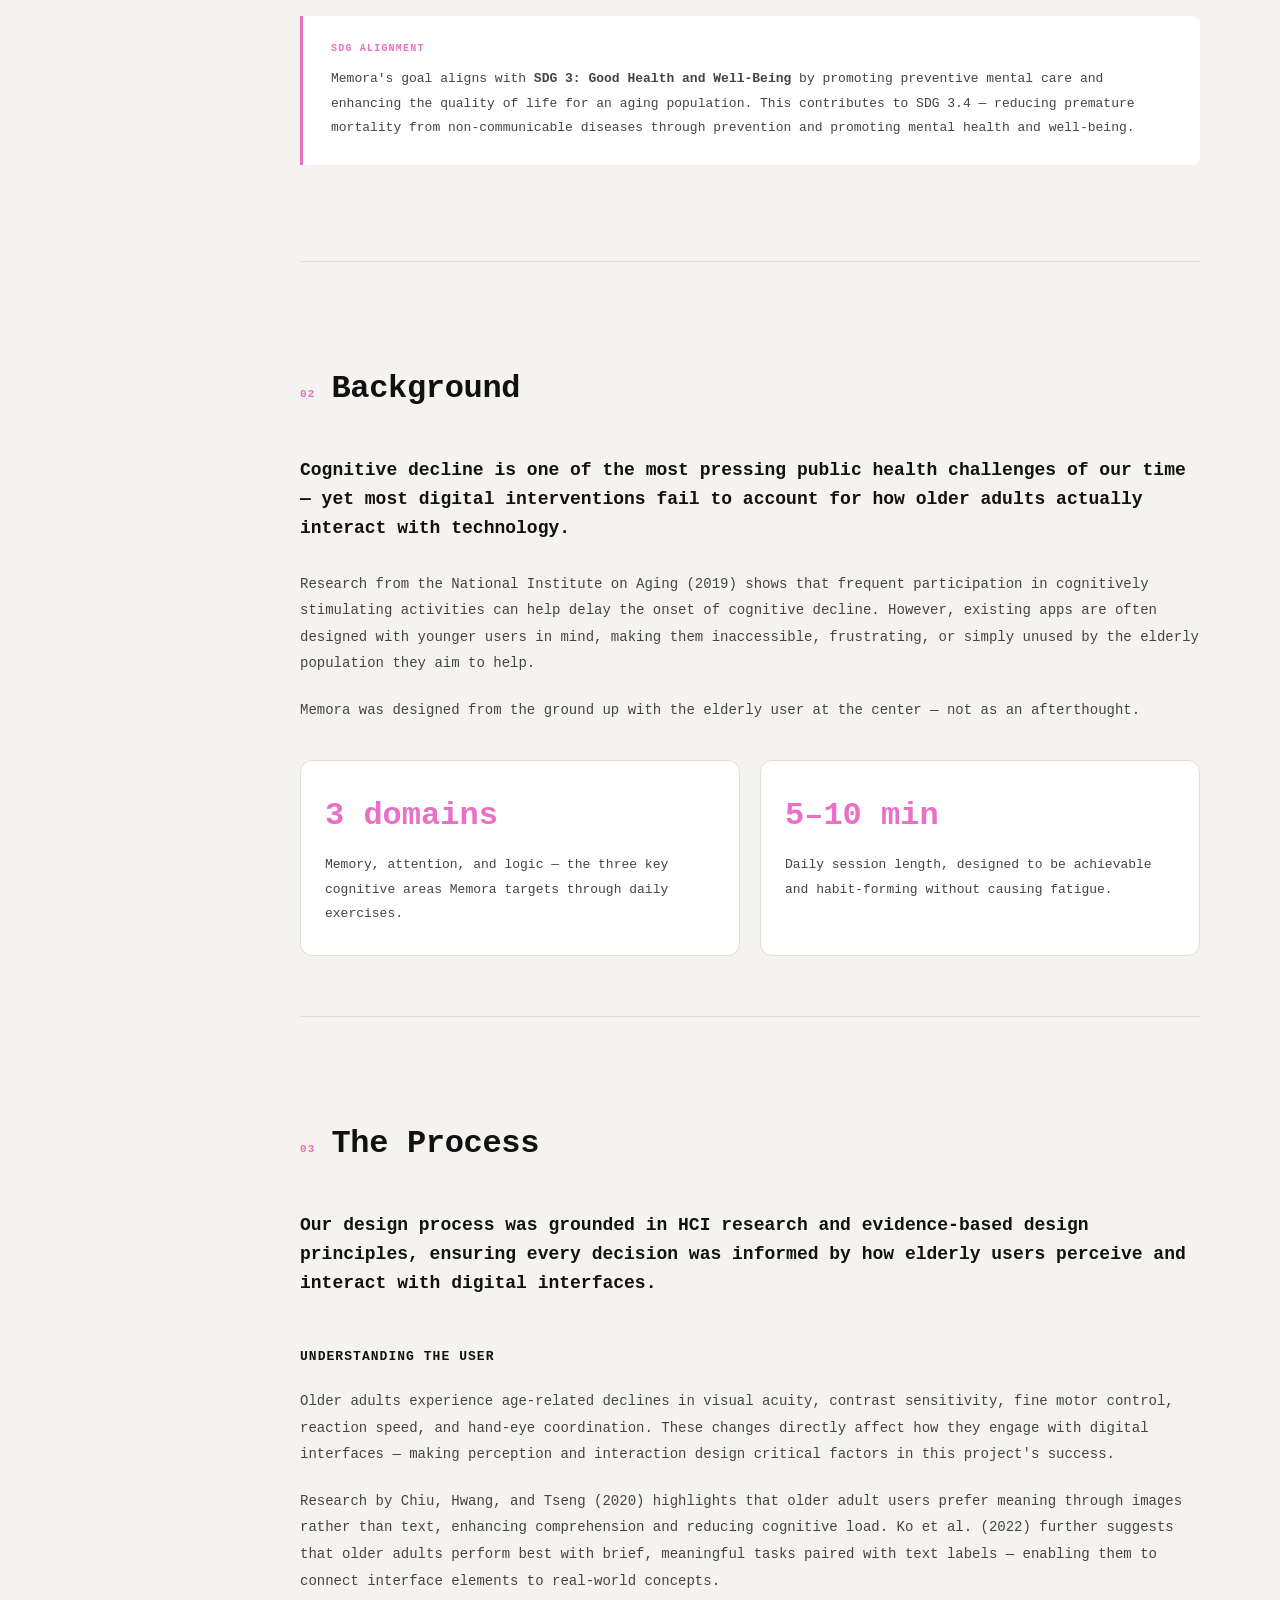
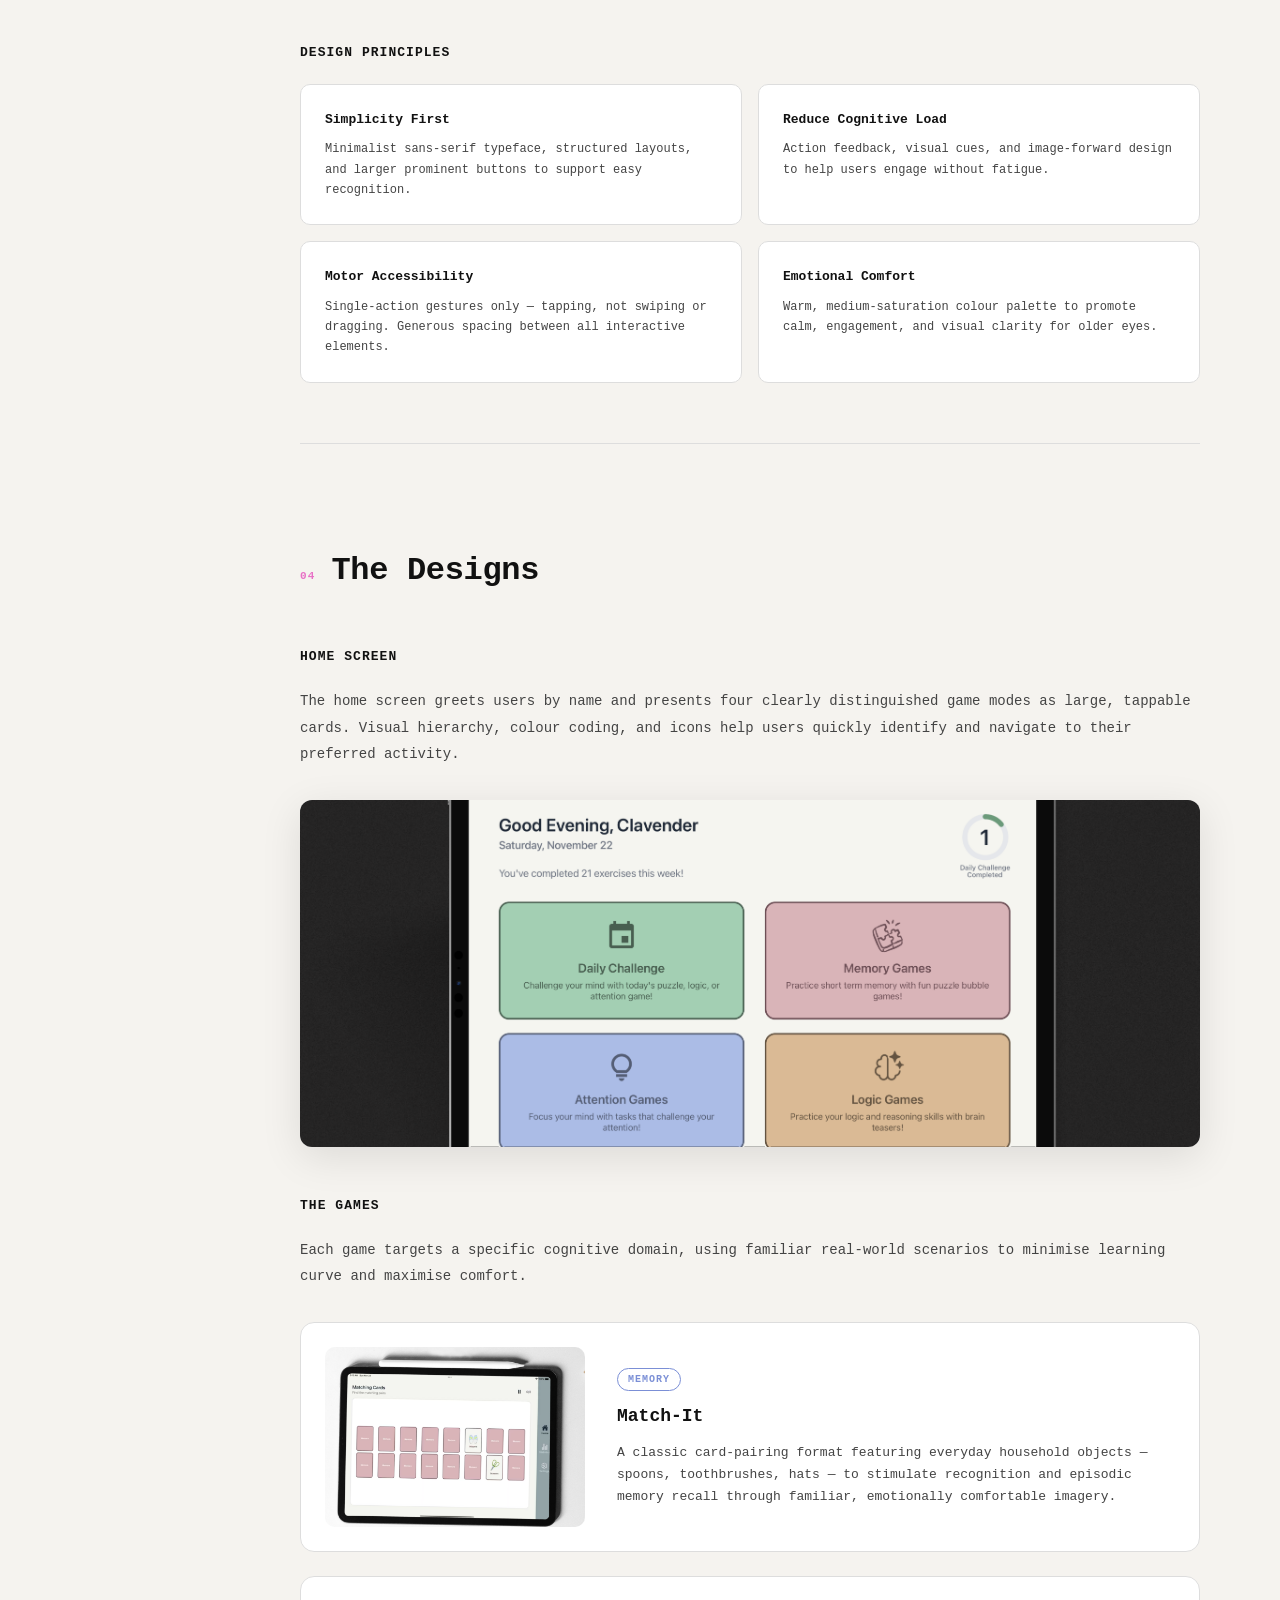
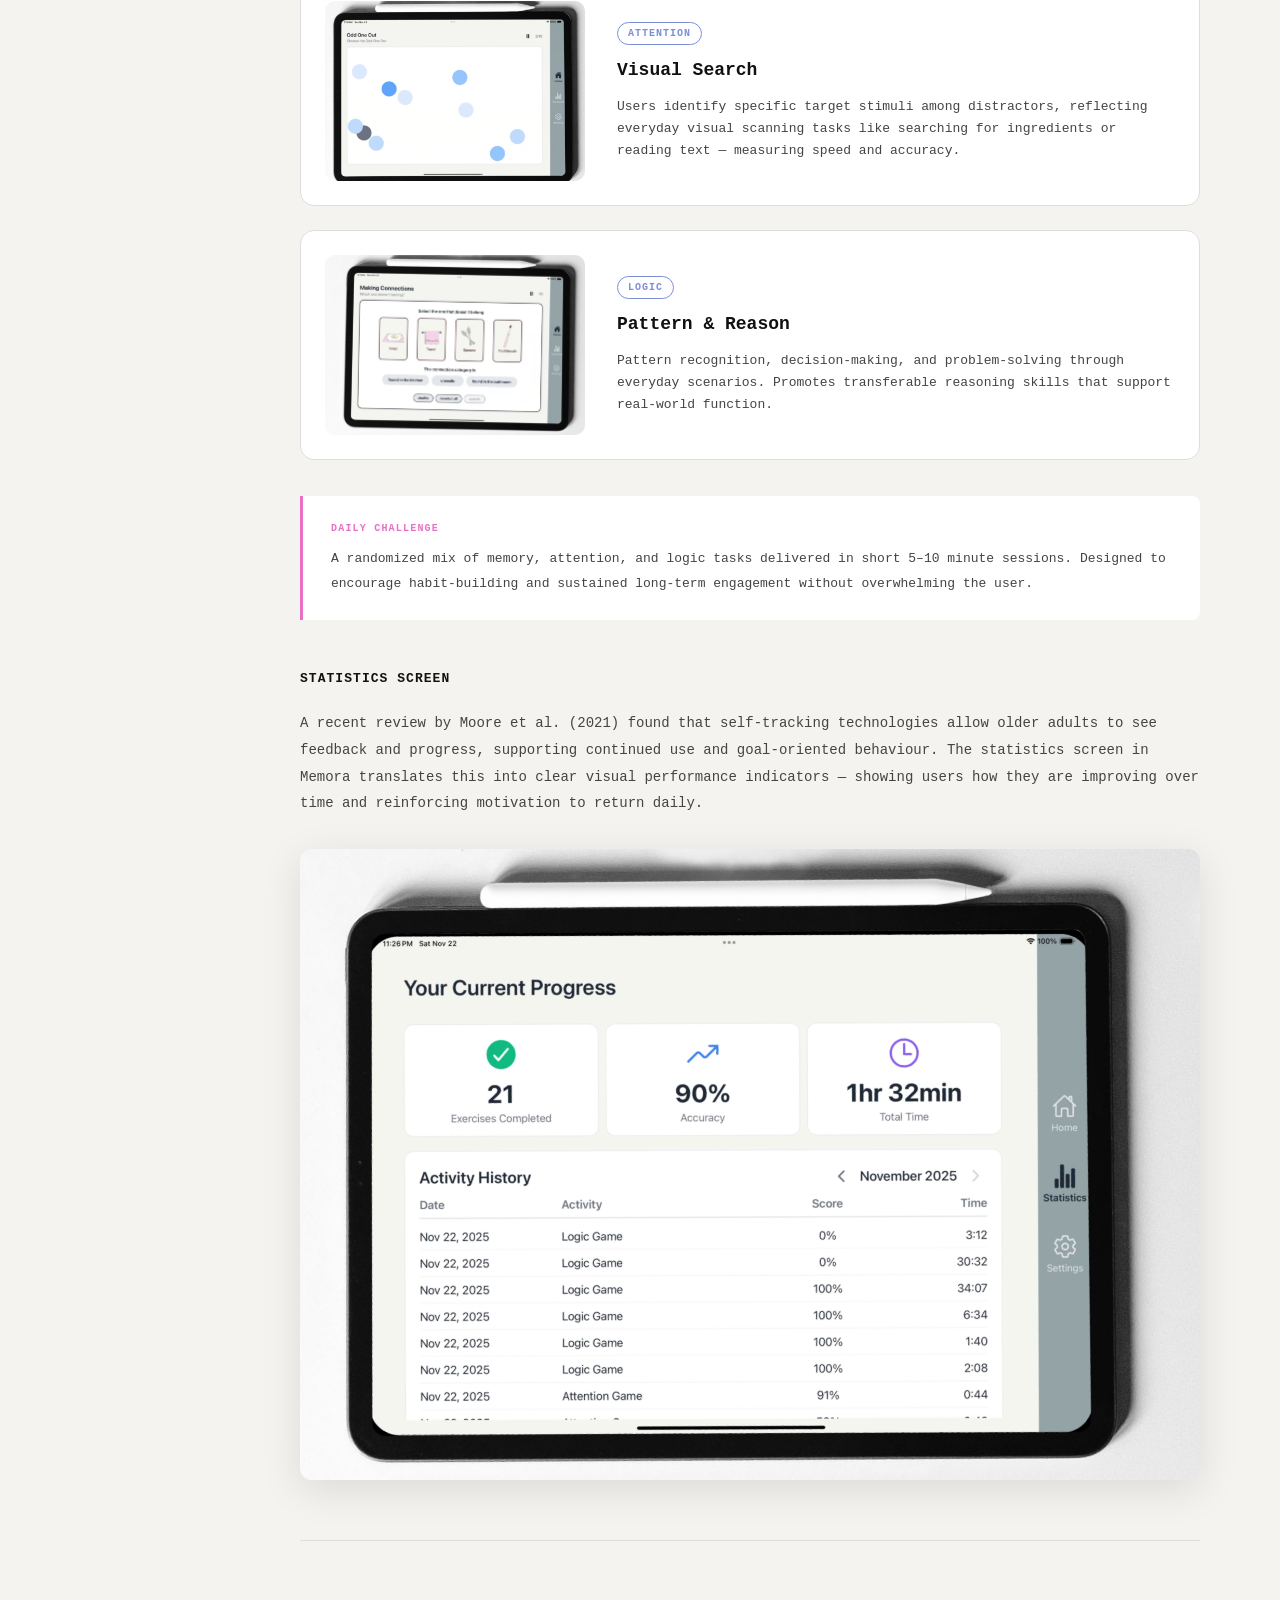
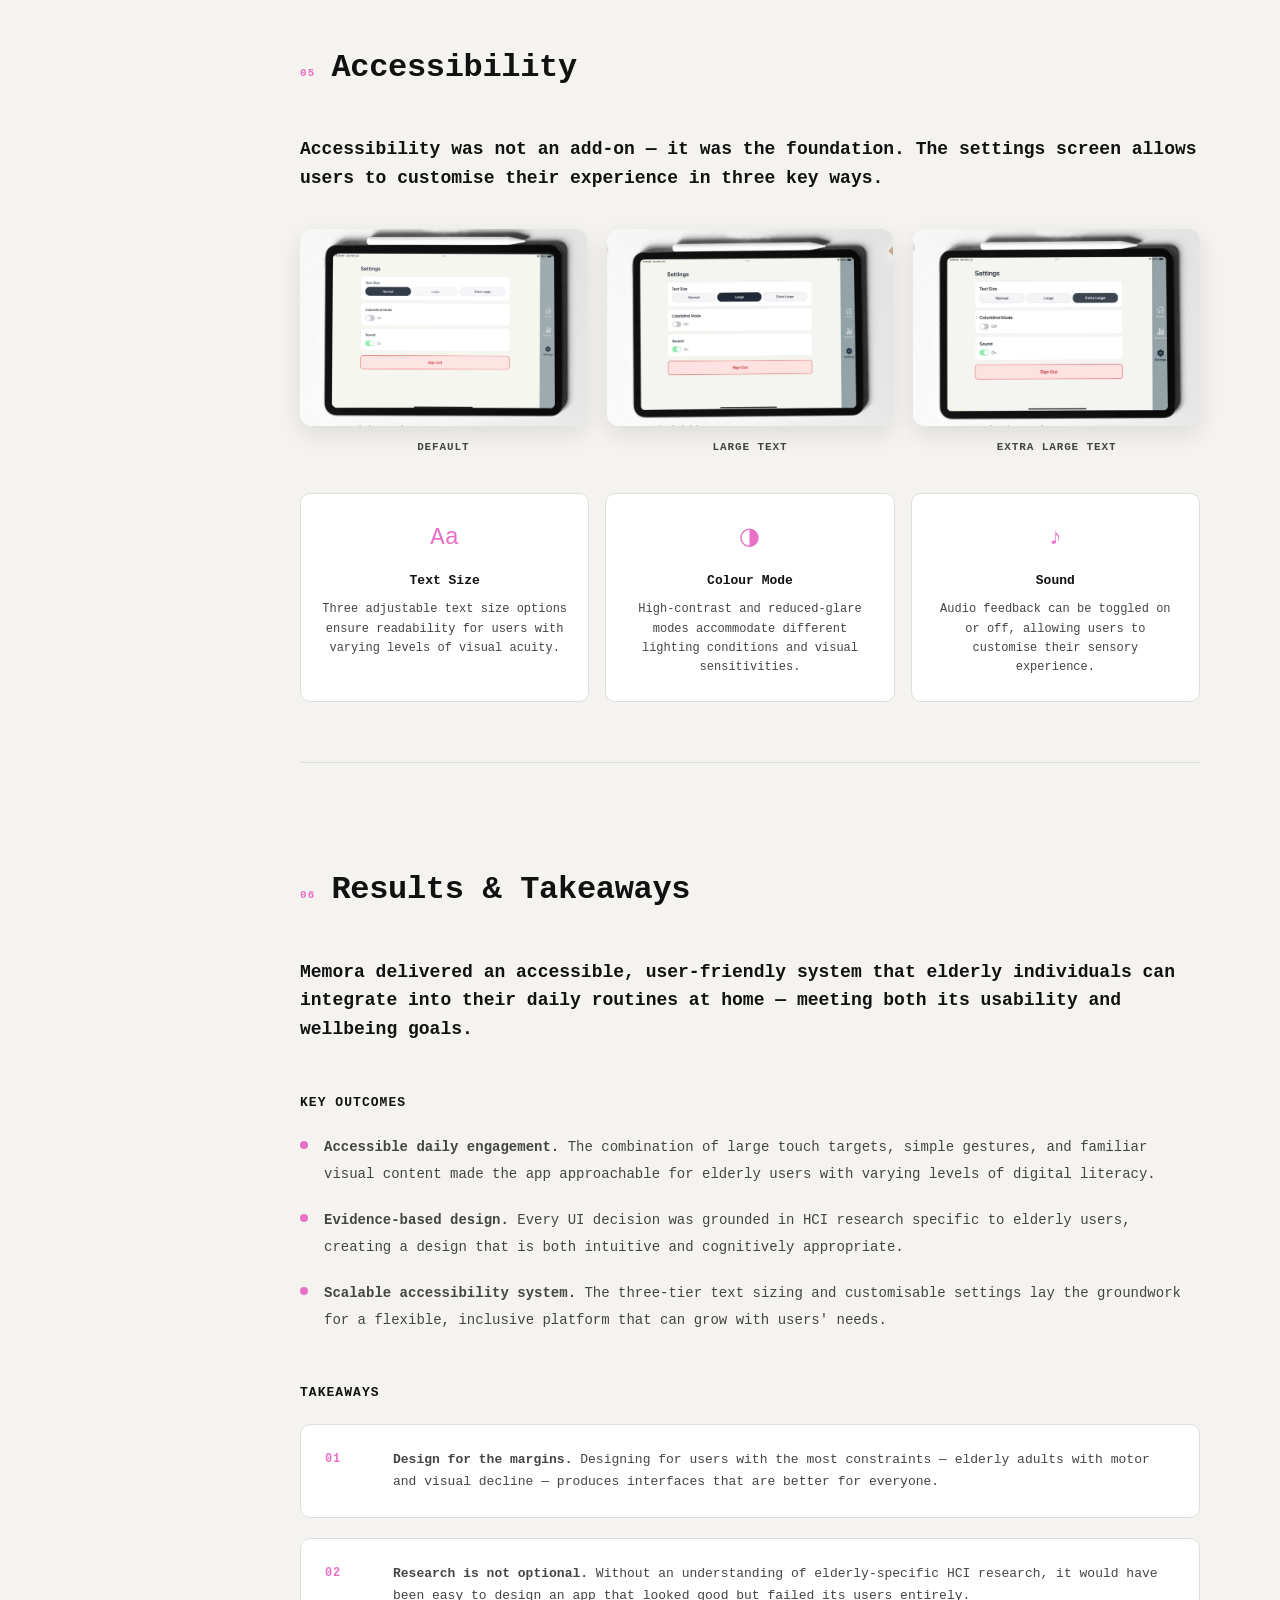
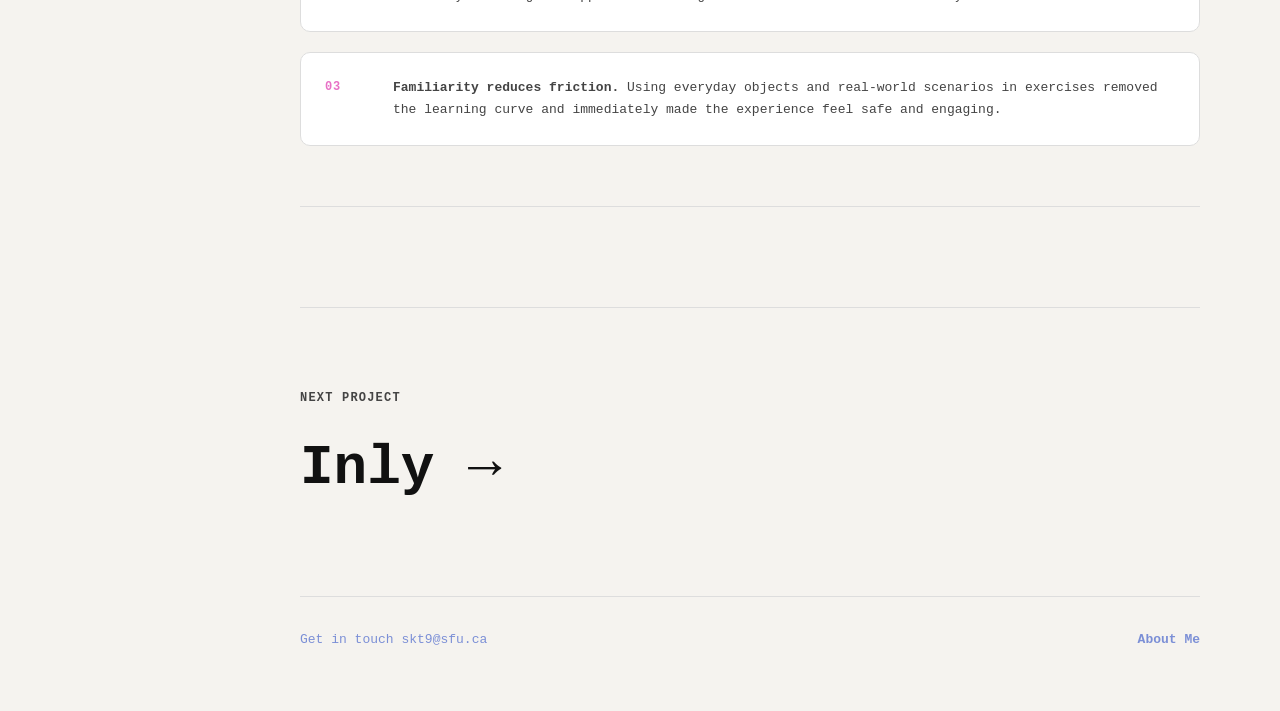
<file: memora.html>
<!DOCTYPE html>
<html lang="en">
<head>
    <meta charset="UTF-8">
    <meta name="viewport" content="width=device-width, initial-scale=1.0">
    <title>Memora — Sabrina Tang</title>
    <link rel="stylesheet" href="memora.css">
</head>
<body>

    <!-- Top Nav -->
    <header class="top-nav">
        <a href="index.html" class="nav-logo">
            <div class="logo"></div>
        </a>
        <nav class="nav-links">
            <a href="aboutme.html">About Me</a>
        </nav>
    </header>

    <!-- Page Layout -->
    <div class="page-layout">

        <!-- Fixed Left Sidebar -->
        <aside class="sidebar">
            <div class="sidebar-inner">
                <p class="sidebar-project-label">Memora</p>
                <nav class="sidebar-nav">
                    <a href="#overview" class="sidebar-link active" data-section="overview">Overview</a>
                    <a href="#background" class="sidebar-link" data-section="background">Background</a>
                    <a href="#process" class="sidebar-link" data-section="process">The Process</a>
                    <a href="#designs" class="sidebar-link" data-section="designs">The Designs</a>
                    <a href="#accessibility" class="sidebar-link" data-section="accessibility">Accessibility</a>
                    <a href="#results" class="sidebar-link" data-section="results">Results</a>
                </nav>
            </div>
        </aside>

        <!-- Main Content -->
        <main class="main-content">

            <!-- Hero -->
            <section class="hero-section">
                <div class="hero-tag">Case Study</div>
                <h1 class="hero-title">A new way to approach<br><em>cognitive decline</em></h1>
                <div class="hero-image">
                    <img src="./img/landingmemora.png" alt="Memora iPad Interface">
                </div>
                <div class="hero-meta">
                    <div class="meta-item">
                        <span class="meta-label">Team</span>
                        <span class="meta-value">Sabrina Tang<br>Khushy Brar<br>Kelly Wang<br>Katrina Lai</span>
                    </div>
                    <div class="meta-item">
                        <span class="meta-label">Timeline</span>
                        <span class="meta-value">Sept – Dec 2025</span>
                    </div>
                    <div class="meta-item">
                        <span class="meta-label">Skills</span>
                        <span class="meta-value">Human-Computer Interaction<br>UX / Interaction Design</span>
                    </div>
                    <div class="meta-item">
                        <span class="meta-label">Outcome</span>
                        <span class="meta-value">Accessible daily cognitive exercise app for elderly users</span>
                    </div>
                </div>
            </section>

            <!-- Overview -->
            <section id="overview" class="content-section">
                <div class="section-header">
                    <span class="section-number">01</span>
                    <h2 class="section-title">Overview</h2>
                </div>
                <div class="section-body">
                    <p class="lead-text">Memora is a cross-platform application, optimized for iPad, that engages elderly users in short, evidence-based cognitive exercises.</p>
                    <p>Its primary goal is to enhance memory and attention, serving as both a preventive measure and a potential delay of cognitive decline, including early effects of dementia. By encouraging consistent, daily engagement, Memora supports users in maintaining long-term cognitive health, potentially reducing future challenges associated with memory loss.</p>
                    <p>The design prioritizes simplicity, motivation, and emotional comfort — allowing users to complete exercises at their own pace in a supportive environment.</p>

                    <div class="callout">
                        <span class="callout-label">SDG Alignment</span>
                        <p>Memora's goal aligns with <strong>SDG 3: Good Health and Well-Being</strong> by promoting preventive mental care and enhancing the quality of life for an aging population. This contributes to SDG 3.4 — reducing premature mortality from non-communicable diseases through prevention and promoting mental health and well-being.</p>
                    </div>
                </div>
            </section>

            <!-- Background -->
            <section id="background" class="content-section">
                <div class="section-header">
                    <span class="section-number">02</span>
                    <h2 class="section-title">Background</h2>
                </div>
                <div class="section-body">
                    <p class="lead-text">Cognitive decline is one of the most pressing public health challenges of our time — yet most digital interventions fail to account for how older adults actually interact with technology.</p>
                    <p>Research from the National Institute on Aging (2019) shows that frequent participation in cognitively stimulating activities can help delay the onset of cognitive decline. However, existing apps are often designed with younger users in mind, making them inaccessible, frustrating, or simply unused by the elderly population they aim to help.</p>
                    <p>Memora was designed from the ground up with the elderly user at the center — not as an afterthought.</p>

                    <div class="two-col">
                        <div class="highlight-card">
                            <span class="card-number">3 domains</span>
                            <p>Memory, attention, and logic — the three key cognitive areas Memora targets through daily exercises.</p>
                        </div>
                        <div class="highlight-card">
                            <span class="card-number">5–10 min</span>
                            <p>Daily session length, designed to be achievable and habit-forming without causing fatigue.</p>
                        </div>
                    </div>
                </div>
            </section>

            <!-- Process -->
            <section id="process" class="content-section">
                <div class="section-header">
                    <span class="section-number">03</span>
                    <h2 class="section-title">The Process</h2>
                </div>
                <div class="section-body">
                    <p class="lead-text">Our design process was grounded in HCI research and evidence-based design principles, ensuring every decision was informed by how elderly users perceive and interact with digital interfaces.</p>

                    <h3 class="subsection-title">Understanding the User</h3>
                    <p>Older adults experience age-related declines in visual acuity, contrast sensitivity, fine motor control, reaction speed, and hand-eye coordination. These changes directly affect how they engage with digital interfaces — making perception and interaction design critical factors in this project's success.</p>
                    <p>Research by Chiu, Hwang, and Tseng (2020) highlights that older adult users prefer meaning through images rather than text, enhancing comprehension and reducing cognitive load. Ko et al. (2022) further suggests that older adults perform best with brief, meaningful tasks paired with text labels — enabling them to connect interface elements to real-world concepts.</p>

                    <h3 class="subsection-title">Design Principles</h3>
                    <div class="principles-grid">
                        <div class="principle">
                            <span class="principle-title">Simplicity First</span>
                            <p>Minimalist sans-serif typeface, structured layouts, and larger prominent buttons to support easy recognition.</p>
                        </div>
                        <div class="principle">
                            <span class="principle-title">Reduce Cognitive Load</span>
                            <p>Action feedback, visual cues, and image-forward design to help users engage without fatigue.</p>
                        </div>
                        <div class="principle">
                            <span class="principle-title">Motor Accessibility</span>
                            <p>Single-action gestures only — tapping, not swiping or dragging. Generous spacing between all interactive elements.</p>
                        </div>
                        <div class="principle">
                            <span class="principle-title">Emotional Comfort</span>
                            <p>Warm, medium-saturation colour palette to promote calm, engagement, and visual clarity for older eyes.</p>
                        </div>
                    </div>
                </div>
            </section>

            <!-- Designs -->
            <section id="designs" class="content-section">
                <div class="section-header">
                    <span class="section-number">04</span>
                    <h2 class="section-title">The Designs</h2>
                </div>
                <div class="section-body">

                    <h3 class="subsection-title">Home Screen</h3>
                    <p>The home screen greets users by name and presents four clearly distinguished game modes as large, tappable cards. Visual hierarchy, colour coding, and icons help users quickly identify and navigate to their preferred activity.</p>
                    <div class="full-image">
                        <img src="./img/homescreenmemora.png" alt="Memora Home Screen">
                    </div>

                    <h3 class="subsection-title">The Games</h3>
                    <p>Each game targets a specific cognitive domain, using familiar real-world scenarios to minimise learning curve and maximise comfort.</p>

                    <div class="games-grid">
                        <div class="game-card">
                            <div class="game-image">
                                <img src="./img/memorygame.png" alt="Memory Game">
                            </div>
                            <div class="game-info">
                                <span class="game-tag">Memory</span>
                                <h4>Match-It</h4>
                                <p>A classic card-pairing format featuring everyday household objects — spoons, toothbrushes, hats — to stimulate recognition and episodic memory recall through familiar, emotionally comfortable imagery.</p>
                            </div>
                        </div>
                        <div class="game-card">
                            <div class="game-image">
                                <img src="./img/attentiongame.png" alt="Attention Game">
                            </div>
                            <div class="game-info">
                                <span class="game-tag">Attention</span>
                                <h4>Visual Search</h4>
                                <p>Users identify specific target stimuli among distractors, reflecting everyday visual scanning tasks like searching for ingredients or reading text — measuring speed and accuracy.</p>
                            </div>
                        </div>
                        <div class="game-card">
                            <div class="game-image">
                                <img src="./img/logicgame.png" alt="Logic Game">
                            </div>
                            <div class="game-info">
                                <span class="game-tag">Logic</span>
                                <h4>Pattern & Reason</h4>
                                <p>Pattern recognition, decision-making, and problem-solving through everyday scenarios. Promotes transferable reasoning skills that support real-world function.</p>
                            </div>
                        </div>
                    </div>

                    <div class="callout">
                        <span class="callout-label">Daily Challenge</span>
                        <p>A randomized mix of memory, attention, and logic tasks delivered in short 5–10 minute sessions. Designed to encourage habit-building and sustained long-term engagement without overwhelming the user.</p>
                    </div>

                    <h3 class="subsection-title">Statistics Screen</h3>
                    <p>A recent review by Moore et al. (2021) found that self-tracking technologies allow older adults to see feedback and progress, supporting continued use and goal-oriented behaviour. The statistics screen in Memora translates this into clear visual performance indicators — showing users how they are improving over time and reinforcing motivation to return daily.</p>
                    <div class="split-image">
                        <img src="./img/statistics.png" alt="Statistics Screen">
                    </div>
                </div>
            </section>

            <!-- Accessibility -->
            <section id="accessibility" class="content-section">
                <div class="section-header">
                    <span class="section-number">05</span>
                    <h2 class="section-title">Accessibility</h2>
                </div>
                <div class="section-body">
                    <p class="lead-text">Accessibility was not an add-on — it was the foundation. The settings screen allows users to customise their experience in three key ways.</p>

                    <div class="settings-row">
                        <div class="setting-item">
                            <img src="./img/normalfont.png" alt="Normal Font Size">
                            <span class="setting-label">Default</span>
                        </div>
                        <div class="setting-item">
                            <img src="./img/largefont.png" alt="Large Font Size">
                            <span class="setting-label">Large Text</span>
                        </div>
                        <div class="setting-item">
                            <img src="./img/xlargefont.png" alt="XL Font Size">
                            <span class="setting-label">Extra Large Text</span>
                        </div>
                    </div>

                    <div class="three-col">
                        <div class="access-card">
                            <span class="access-icon">Aa</span>
                            <h4>Text Size</h4>
                            <p>Three adjustable text size options ensure readability for users with varying levels of visual acuity.</p>
                        </div>
                        <div class="access-card">
                            <span class="access-icon">◑</span>
                            <h4>Colour Mode</h4>
                            <p>High-contrast and reduced-glare modes accommodate different lighting conditions and visual sensitivities.</p>
                        </div>
                        <div class="access-card">
                            <span class="access-icon">♪</span>
                            <h4>Sound</h4>
                            <p>Audio feedback can be toggled on or off, allowing users to customise their sensory experience.</p>
                        </div>
                    </div>
                </div>
            </section>

            <!-- Results -->
            <section id="results" class="content-section">
                <div class="section-header">
                    <span class="section-number">06</span>
                    <h2 class="section-title">Results & Takeaways</h2>
                </div>
                <div class="section-body">
                    <p class="lead-text">Memora delivered an accessible, user-friendly system that elderly individuals can integrate into their daily routines at home — meeting both its usability and wellbeing goals.</p>

                    <h3 class="subsection-title">Key Outcomes</h3>
                    <div class="outcomes-list">
                        <div class="outcome-item">
                            <span class="outcome-dot"></span>
                            <p><strong>Accessible daily engagement.</strong> The combination of large touch targets, simple gestures, and familiar visual content made the app approachable for elderly users with varying levels of digital literacy.</p>
                        </div>
                        <div class="outcome-item">
                            <span class="outcome-dot"></span>
                            <p><strong>Evidence-based design.</strong> Every UI decision was grounded in HCI research specific to elderly users, creating a design that is both intuitive and cognitively appropriate.</p>
                        </div>
                        <div class="outcome-item">
                            <span class="outcome-dot"></span>
                            <p><strong>Scalable accessibility system.</strong> The three-tier text sizing and customisable settings lay the groundwork for a flexible, inclusive platform that can grow with users' needs.</p>
                        </div>
                    </div>

                    <h3 class="subsection-title">Takeaways</h3>
                    <div class="takeaways-grid">
                        <div class="takeaway">
                            <span class="takeaway-num">01</span>
                            <p><strong>Design for the margins.</strong> Designing for users with the most constraints — elderly adults with motor and visual decline — produces interfaces that are better for everyone.</p>
                        </div>
                        <div class="takeaway">
                            <span class="takeaway-num">02</span>
                            <p><strong>Research is not optional.</strong> Without an understanding of elderly-specific HCI research, it would have been easy to design an app that looked good but failed its users entirely.</p>
                        </div>
                        <div class="takeaway">
                            <span class="takeaway-num">03</span>
                            <p><strong>Familiarity reduces friction.</strong> Using everyday objects and real-world scenarios in exercises removed the learning curve and immediately made the experience feel safe and engaging.</p>
                        </div>
                    </div>
                </div>
            </section>

            <!-- Next Project -->
            <section class="next-section">
                <span class="next-label">next project</span>
                <a href="inly.html" class="next-link">Inly →</a>
            </section>

            <!-- Footer -->
            <footer>
                <div class="contact">Get in touch <a href="mailto:skt9@sfu.ca">skt9@sfu.ca</a></div>
                <div class="footer-nav">
                    <a href="aboutme.html">About Me</a>
                </div>
            </footer>

        </main>
    </div>

    <script>
        // Sidebar active state on scroll
        const sections = document.querySelectorAll('.content-section');
        const links = document.querySelectorAll('.sidebar-link');

        const observer = new IntersectionObserver((entries) => {
            entries.forEach(entry => {
                if (entry.isIntersecting) {
                    links.forEach(l => l.classList.remove('active'));
                    const id = entry.target.getAttribute('id');
                    const active = document.querySelector(`.sidebar-link[data-section="${id}"]`);
                    if (active) active.classList.add('active');
                }
            });
        }, { rootMargin: '-30% 0px -60% 0px' });

        sections.forEach(s => observer.observe(s));
    </script>
</body>
</html>
</file>
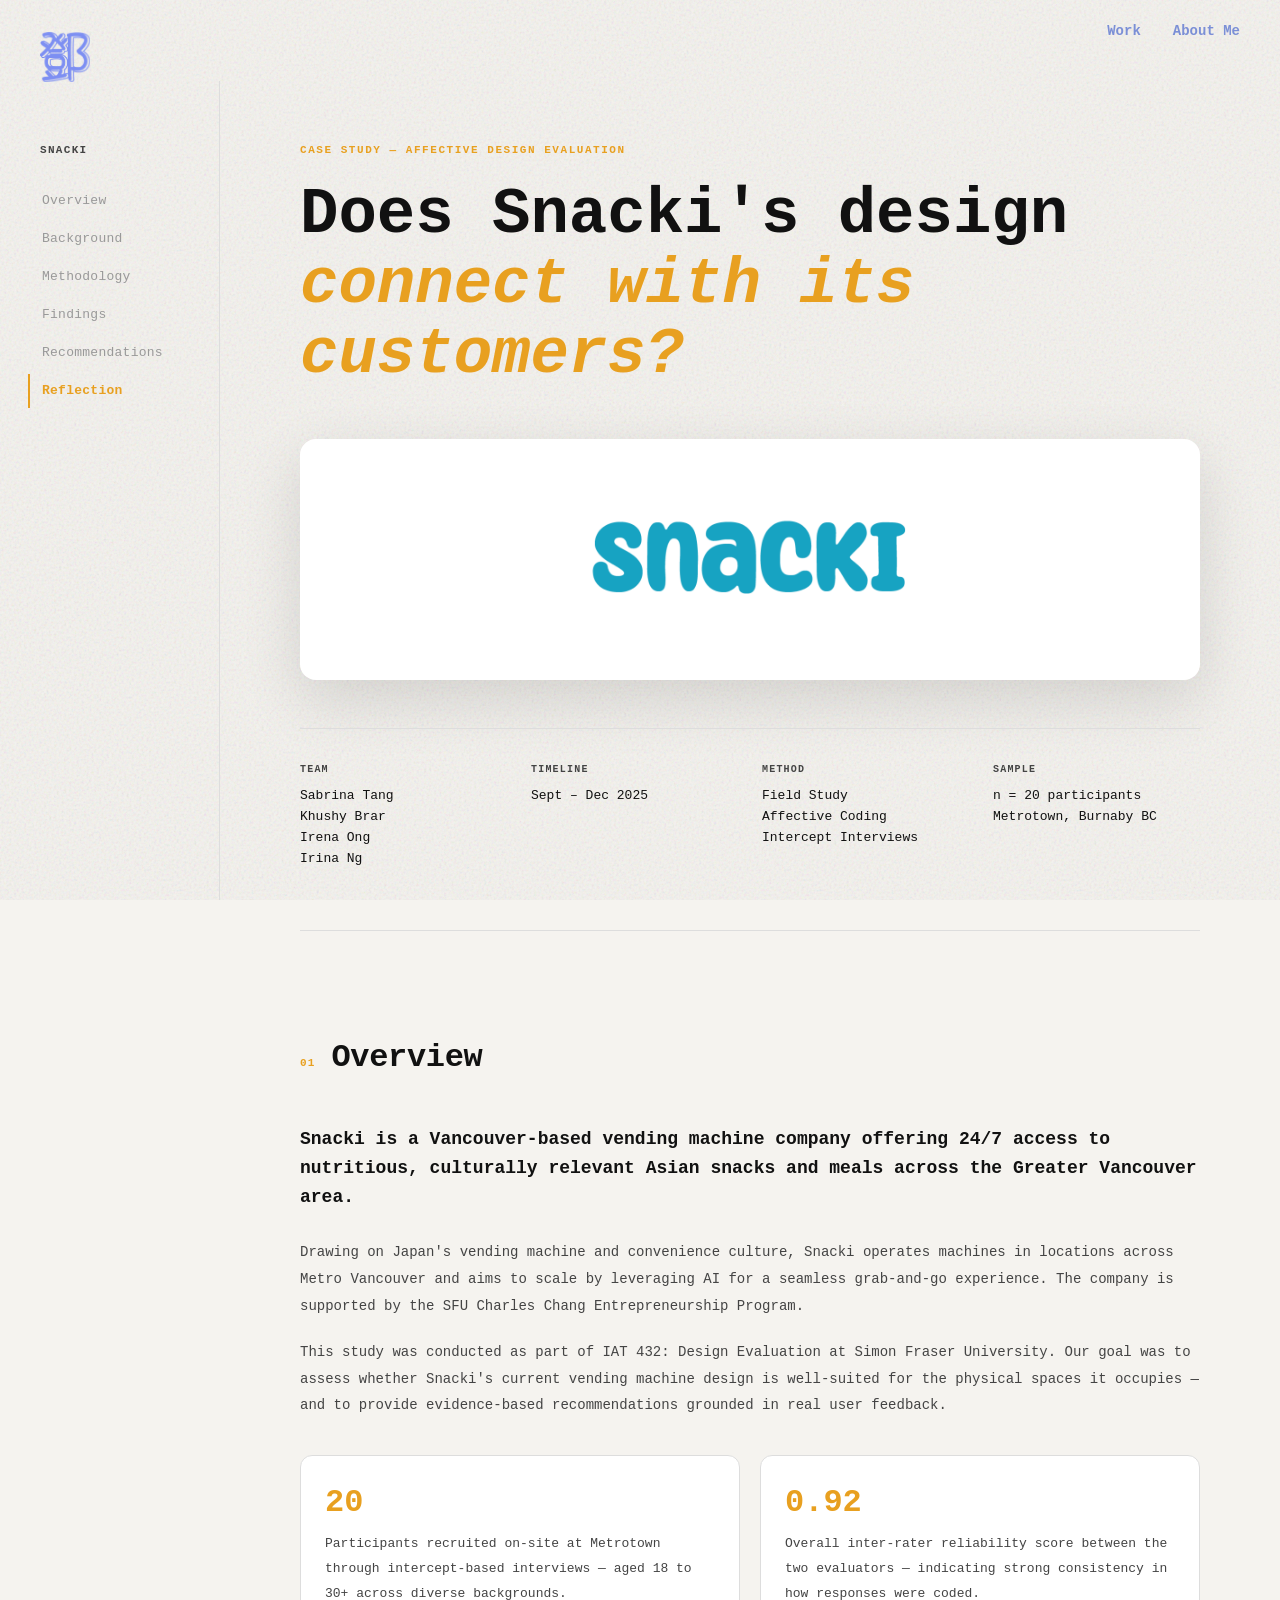
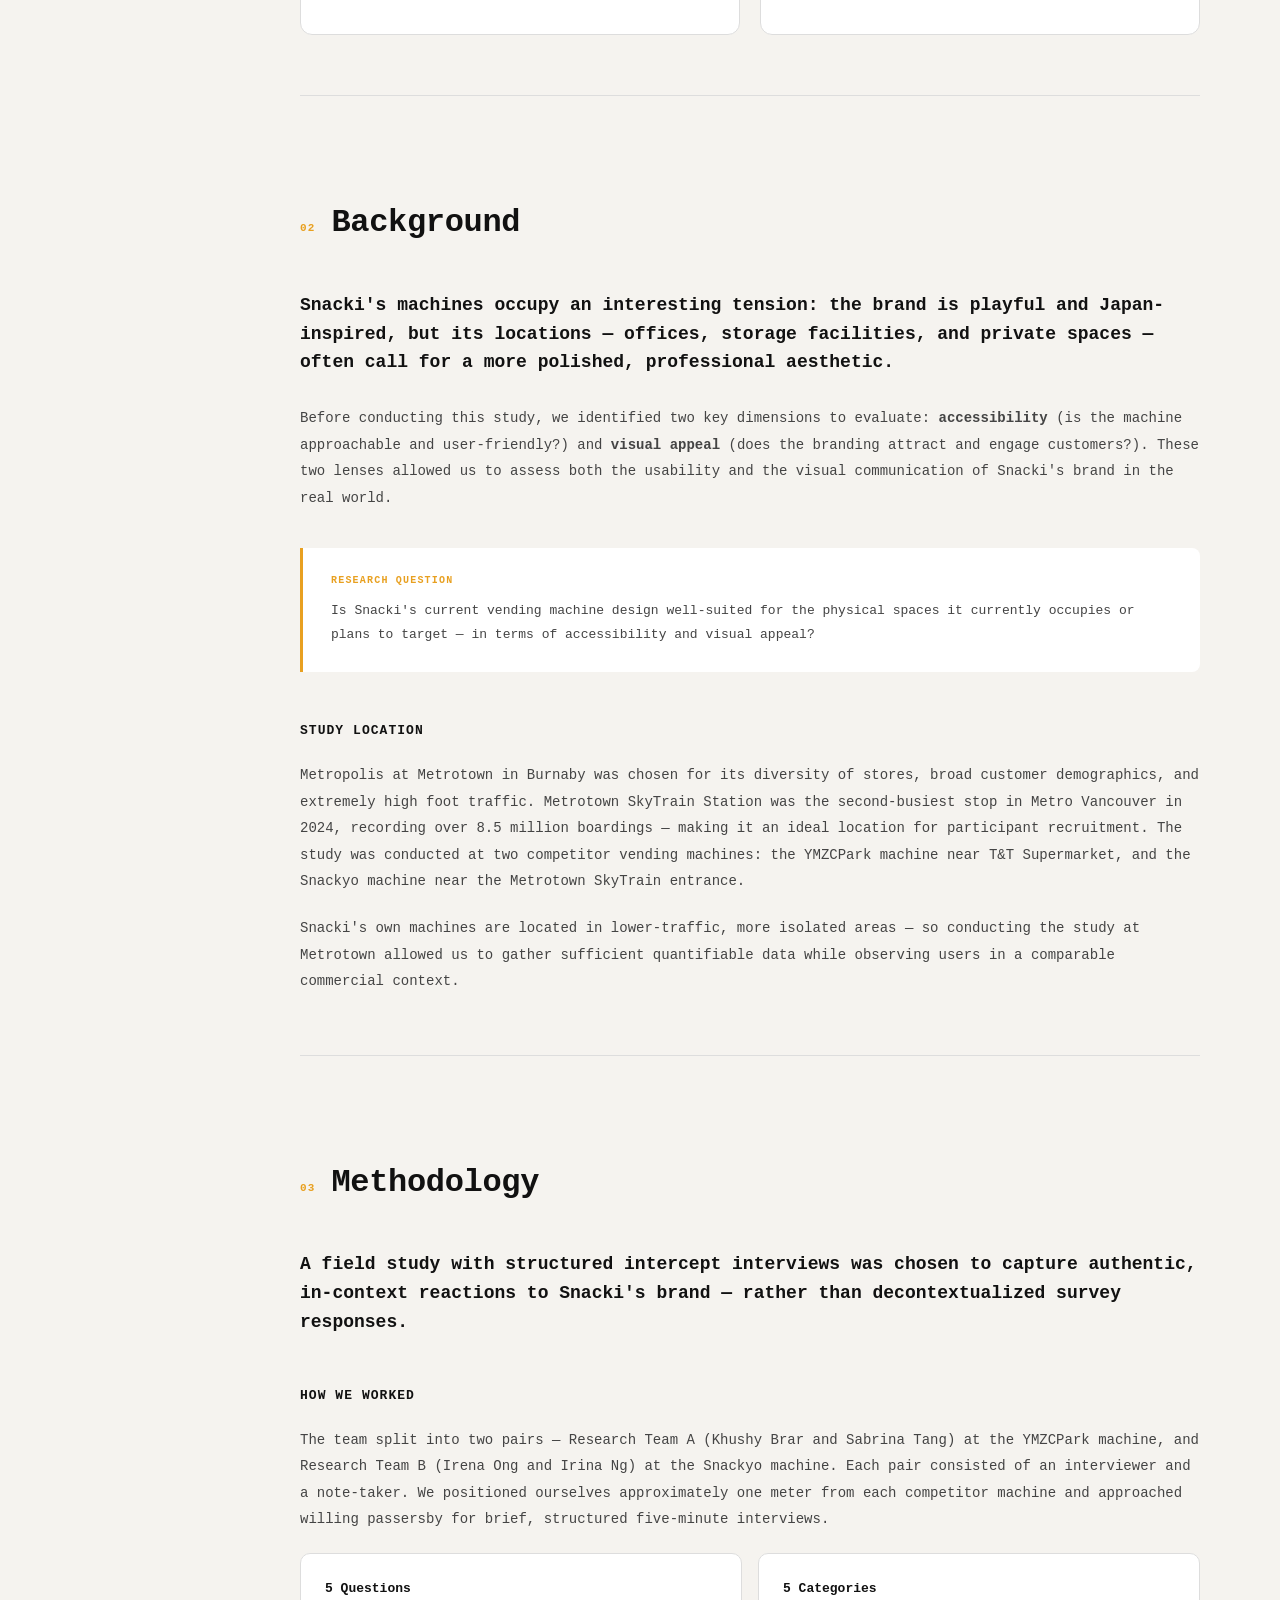
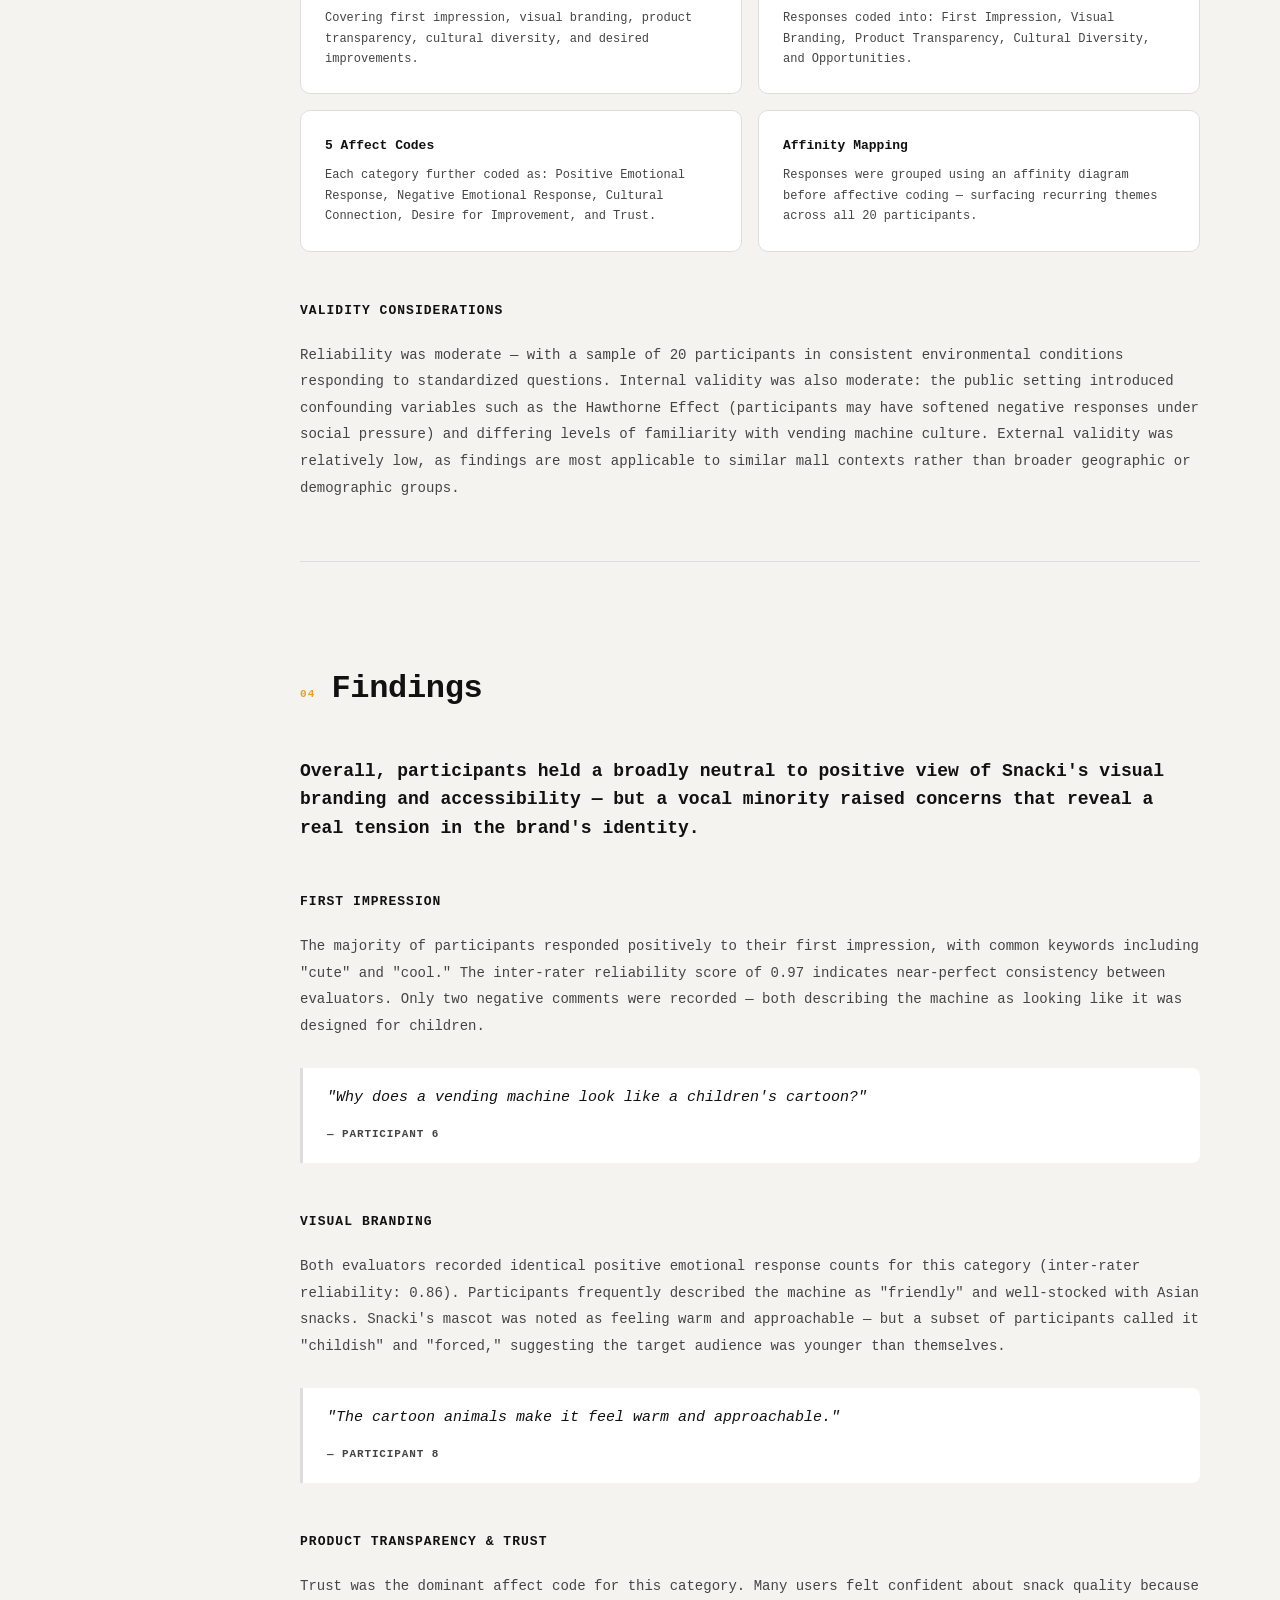
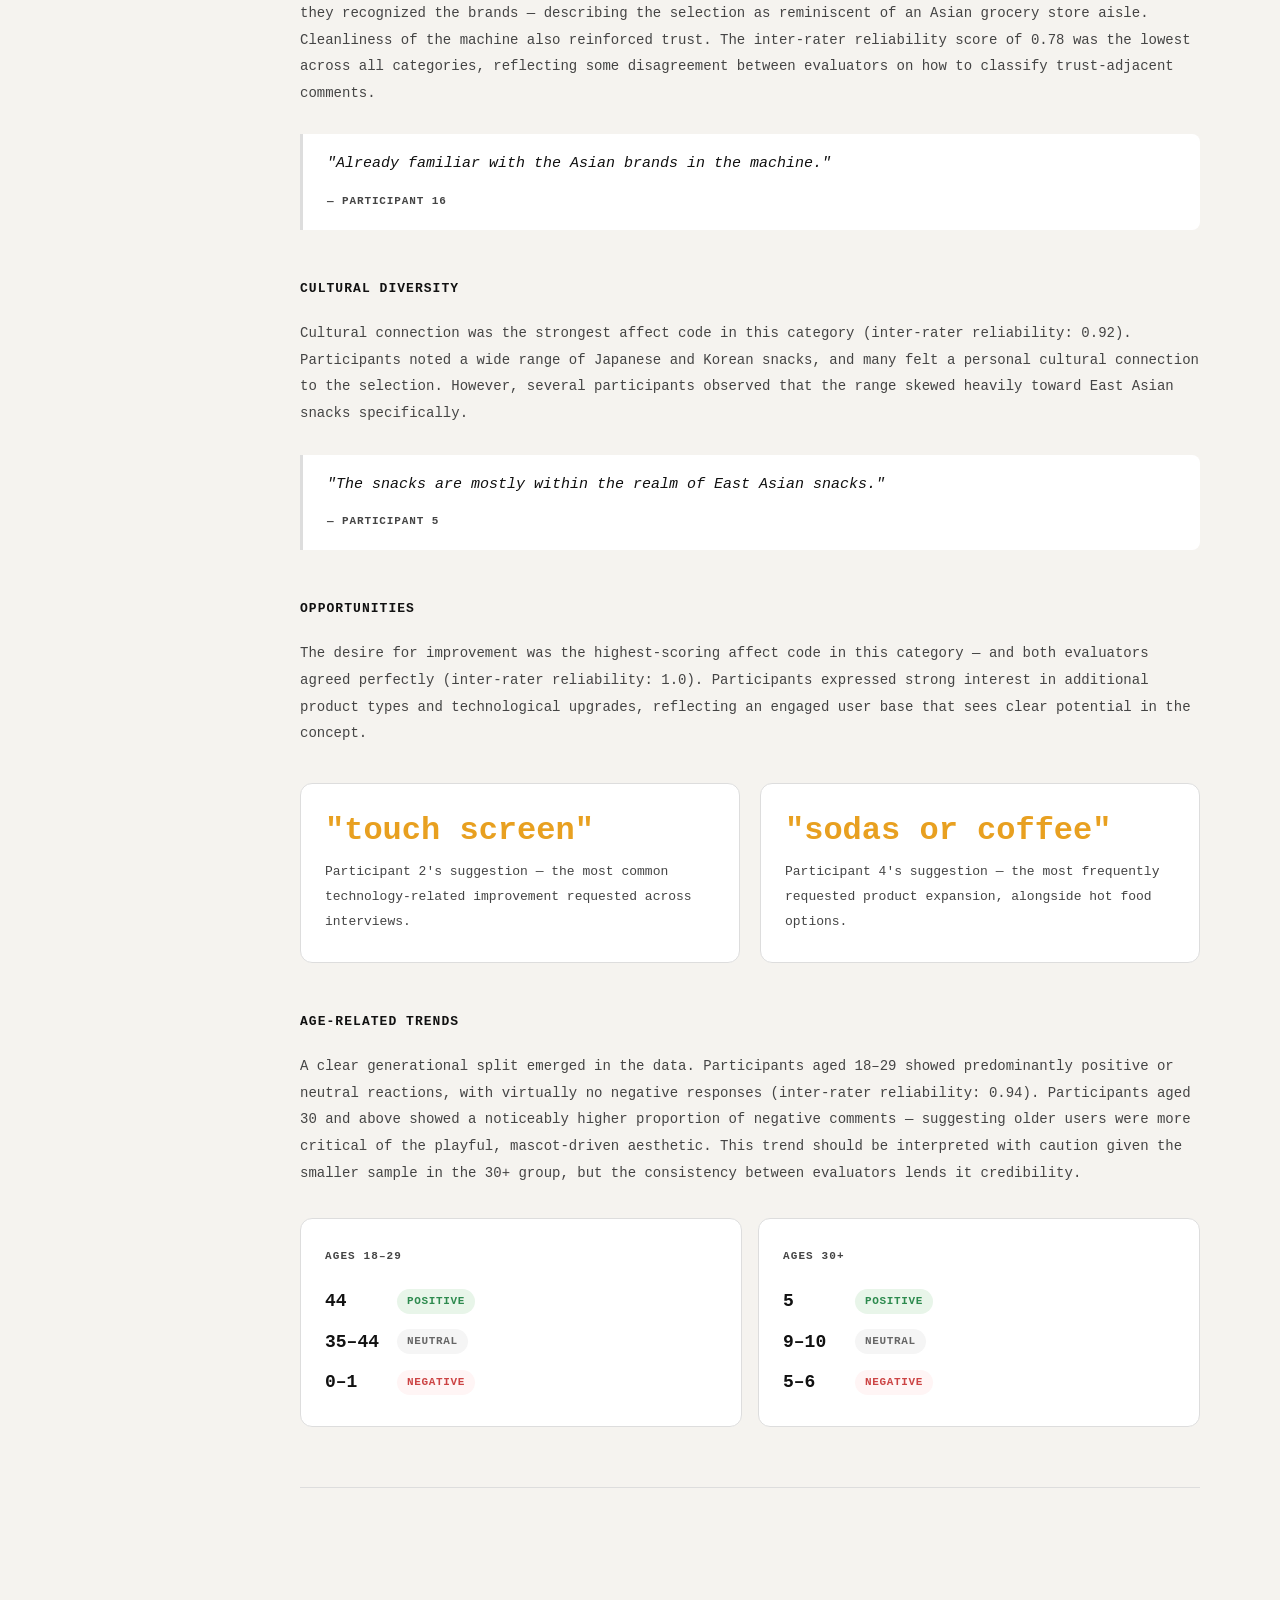
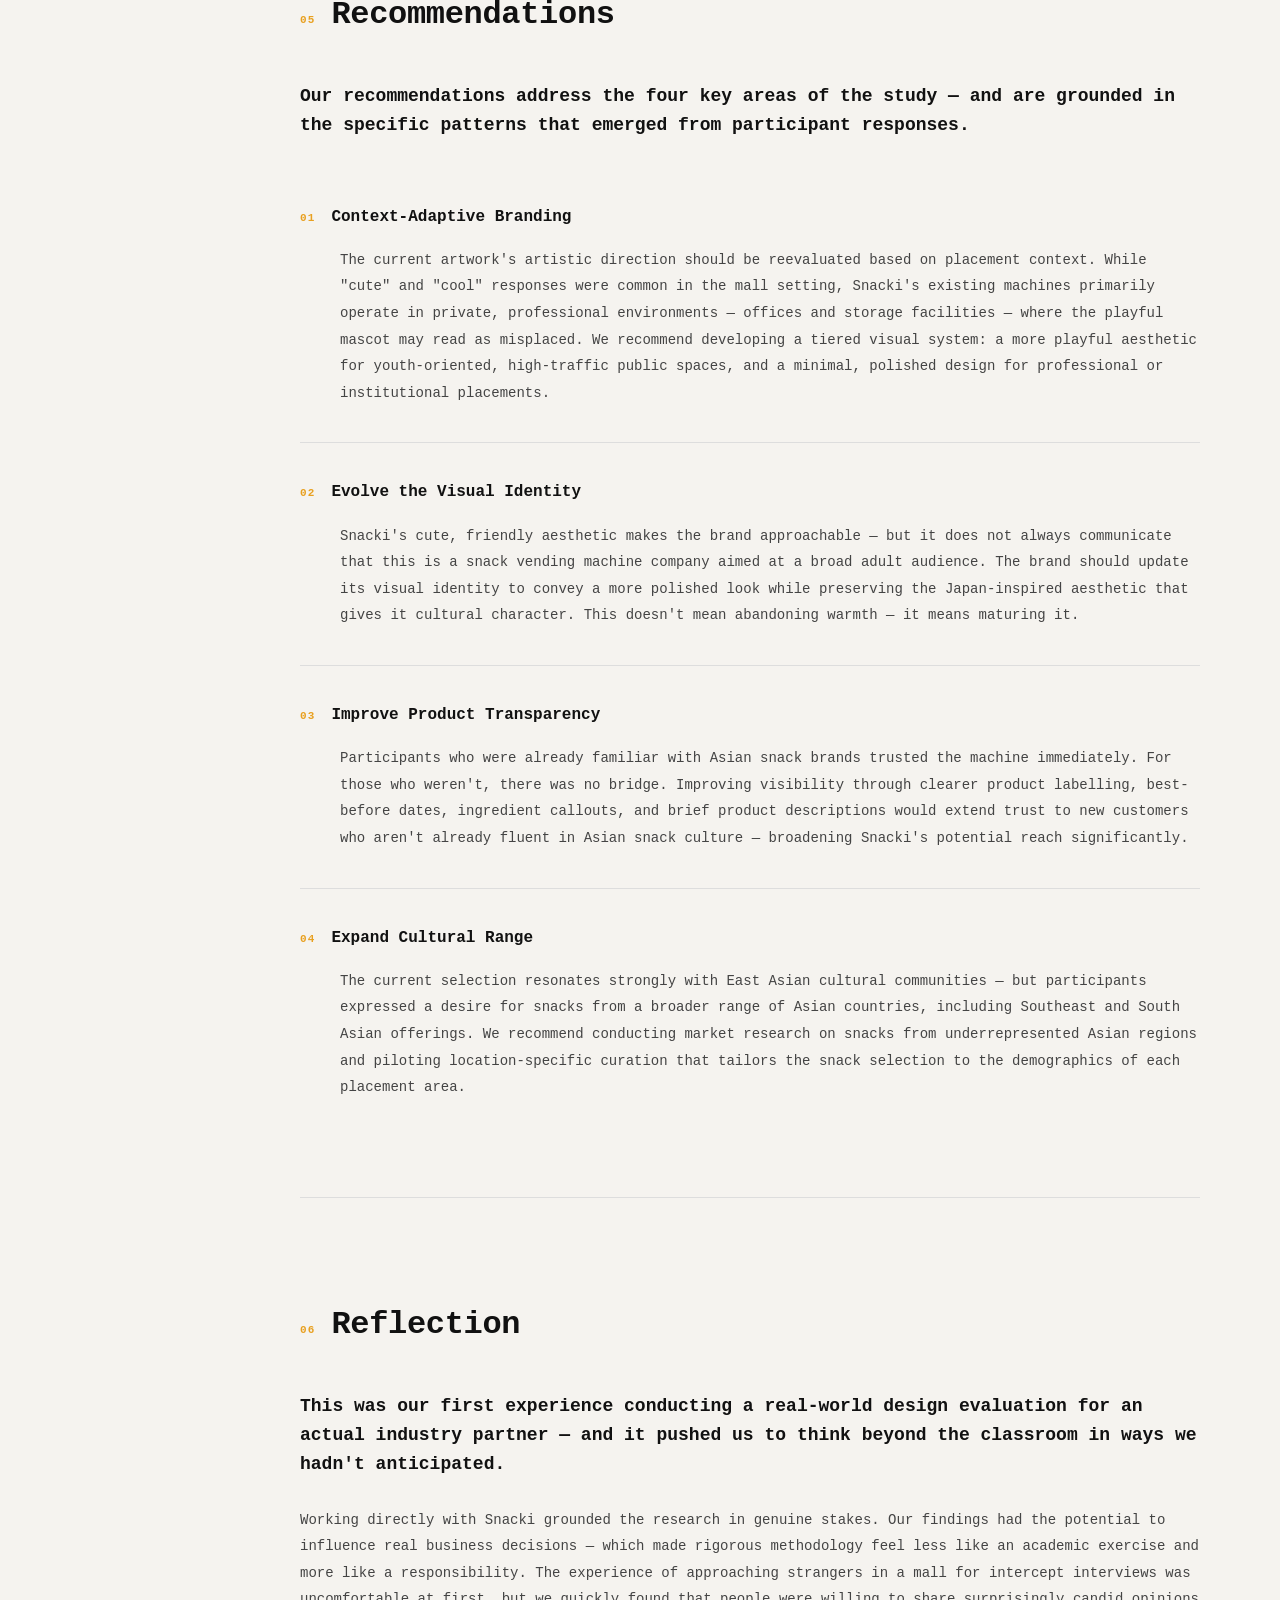
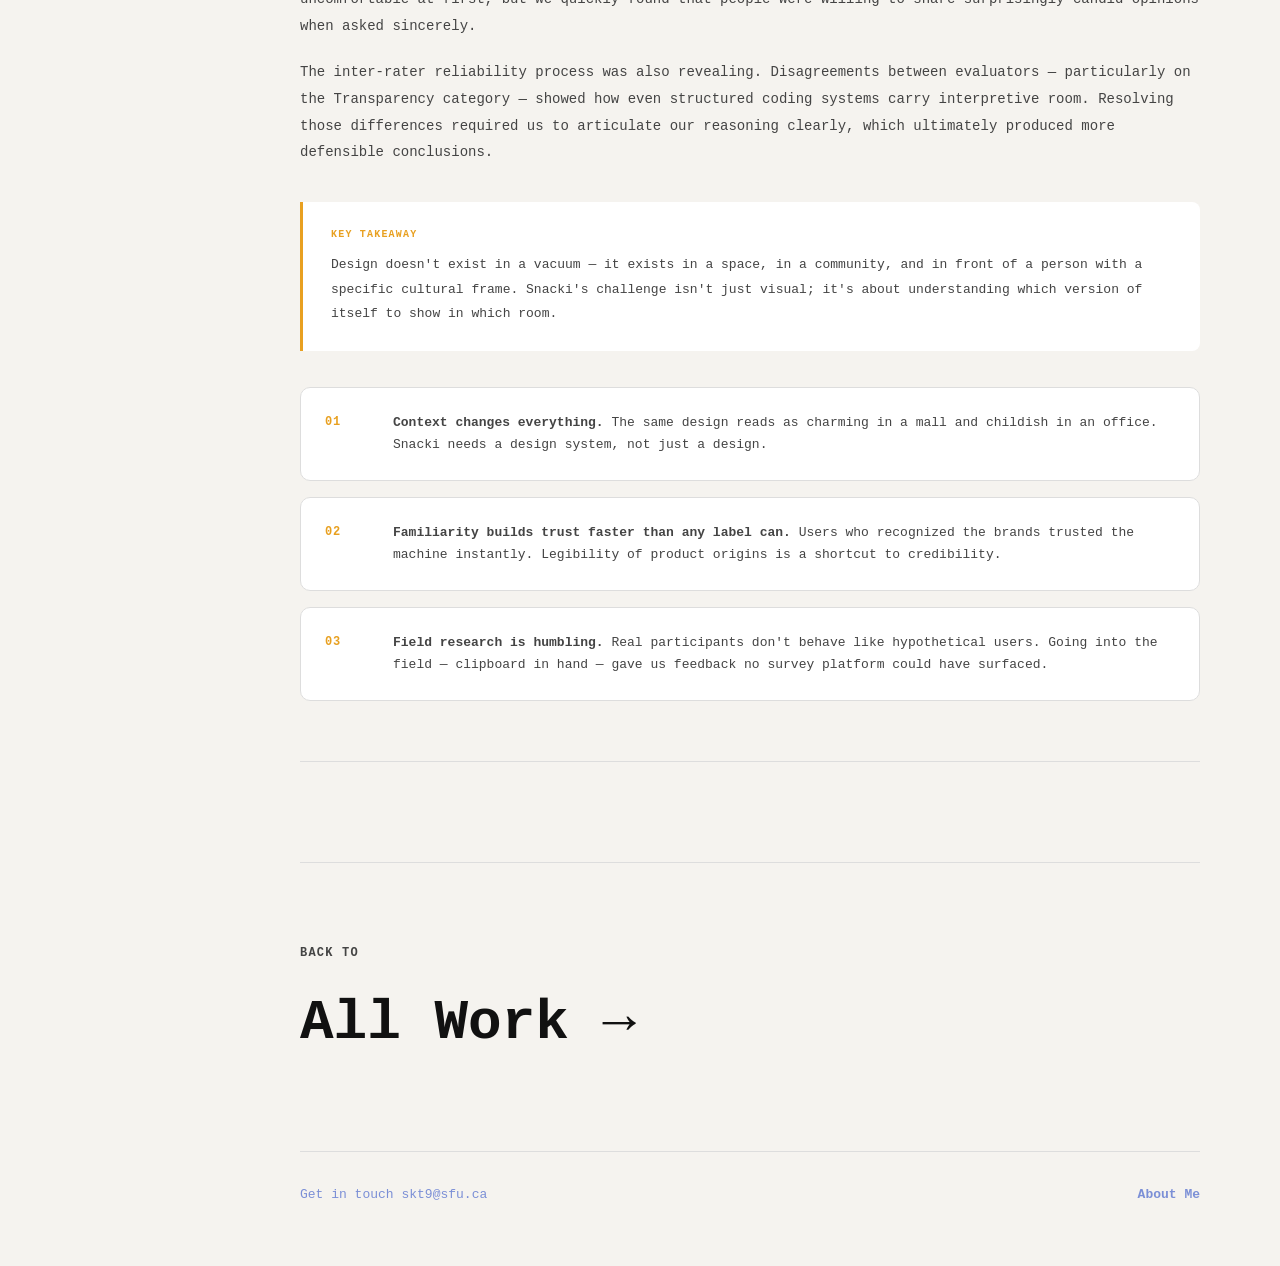
<file: snacki.html>
<!DOCTYPE html>
<html lang="en">
<head>
    <meta charset="UTF-8">
    <meta name="viewport" content="width=device-width, initial-scale=1.0">
    <title>Snacki — Sabrina Tang</title>
    <link rel="stylesheet" href="snacki.css">
</head>
<body>

    <!-- Top Nav -->
    <header class="top-nav">
        <a href="index.html" class="nav-logo">
            <div class="logo"></div>
        </a>
        <nav class="nav-links">
            <a href="index.html">Work</a>
            <a href="aboutme.html">About Me</a>
        </nav>
    </header>

    <!-- Page Layout -->
    <div class="page-layout">

        <!-- Fixed Left Sidebar -->
        <aside class="sidebar">
            <div class="sidebar-inner">
                <p class="sidebar-project-label">Snacki</p>
                <nav class="sidebar-nav">
                    <a href="#overview" class="sidebar-link active" data-section="overview">Overview</a>
                    <a href="#background" class="sidebar-link" data-section="background">Background</a>
                    <a href="#methodology" class="sidebar-link" data-section="methodology">Methodology</a>
                    <a href="#findings" class="sidebar-link" data-section="findings">Findings</a>
                    <a href="#recommendations" class="sidebar-link" data-section="recommendations">Recommendations</a>
                    <a href="#reflection" class="sidebar-link" data-section="reflection">Reflection</a>
                </nav>
            </div>
        </aside>

        <!-- Main Content -->
        <main class="main-content">

            <!-- Hero -->
            <section class="hero-section">
                <div class="hero-tag">Case Study — Affective Design Evaluation</div>
                <h1 class="hero-title">Does Snacki's design<br><em>connect with its customers?</em></h1>
                <div class="hero-image">
                    <img src="./img/snacki.png" alt="Snacki Logo">
                </div>
                <div class="hero-meta">
                    <div class="meta-item">
                        <span class="meta-label">Team</span>
                        <span class="meta-value">Sabrina Tang<br>Khushy Brar<br>Irena Ong<br>Irina Ng</span>
                    </div>
                    <div class="meta-item">
                        <span class="meta-label">Timeline</span>
                        <span class="meta-value">Sept – Dec 2025</span>
                    </div>
                    <div class="meta-item">
                        <span class="meta-label">Method</span>
                        <span class="meta-value">Field Study<br>Affective Coding<br>Intercept Interviews</span>
                    </div>
                    <div class="meta-item">
                        <span class="meta-label">Sample</span>
                        <span class="meta-value">n = 20 participants<br>Metrotown, Burnaby BC</span>
                    </div>
                </div>
            </section>

            <!-- Overview -->
            <section id="overview" class="content-section">
                <div class="section-header">
                    <span class="section-number">01</span>
                    <h2 class="section-title">Overview</h2>
                </div>
                <div class="section-body">
                    <p class="lead-text">Snacki is a Vancouver-based vending machine company offering 24/7 access to nutritious, culturally relevant Asian snacks and meals across the Greater Vancouver area.</p>
                    <p>Drawing on Japan's vending machine and convenience culture, Snacki operates machines in locations across Metro Vancouver and aims to scale by leveraging AI for a seamless grab-and-go experience. The company is supported by the SFU Charles Chang Entrepreneurship Program.</p>
                    <p>This study was conducted as part of IAT 432: Design Evaluation at Simon Fraser University. Our goal was to assess whether Snacki's current vending machine design is well-suited for the physical spaces it occupies — and to provide evidence-based recommendations grounded in real user feedback.</p>

                    <div class="two-col">
                        <div class="highlight-card">
                            <span class="card-number">20</span>
                            <p>Participants recruited on-site at Metrotown through intercept-based interviews — aged 18 to 30+ across diverse backgrounds.</p>
                        </div>
                        <div class="highlight-card">
                            <span class="card-number">0.92</span>
                            <p>Overall inter-rater reliability score between the two evaluators — indicating strong consistency in how responses were coded.</p>
                        </div>
                    </div>
                </div>
            </section>

            <!-- Background -->
            <section id="background" class="content-section">
                <div class="section-header">
                    <span class="section-number">02</span>
                    <h2 class="section-title">Background</h2>
                </div>
                <div class="section-body">
                    <p class="lead-text">Snacki's machines occupy an interesting tension: the brand is playful and Japan-inspired, but its locations — offices, storage facilities, and private spaces — often call for a more polished, professional aesthetic.</p>
                    <p>Before conducting this study, we identified two key dimensions to evaluate: <strong>accessibility</strong> (is the machine approachable and user-friendly?) and <strong>visual appeal</strong> (does the branding attract and engage customers?). These two lenses allowed us to assess both the usability and the visual communication of Snacki's brand in the real world.</p>

                    <div class="callout">
                        <span class="callout-label">Research Question</span>
                        <p>Is Snacki's current vending machine design well-suited for the physical spaces it currently occupies or plans to target — in terms of accessibility and visual appeal?</p>
                    </div>

                    <h3 class="subsection-title">Study Location</h3>
                    <p>Metropolis at Metrotown in Burnaby was chosen for its diversity of stores, broad customer demographics, and extremely high foot traffic. Metrotown SkyTrain Station was the second-busiest stop in Metro Vancouver in 2024, recording over 8.5 million boardings — making it an ideal location for participant recruitment. The study was conducted at two competitor vending machines: the YMZCPark machine near T&T Supermarket, and the Snackyo machine near the Metrotown SkyTrain entrance.</p>
                    <p>Snacki's own machines are located in lower-traffic, more isolated areas — so conducting the study at Metrotown allowed us to gather sufficient quantifiable data while observing users in a comparable commercial context.</p>
                </div>
            </section>

            <!-- Methodology -->
            <section id="methodology" class="content-section">
                <div class="section-header">
                    <span class="section-number">03</span>
                    <h2 class="section-title">Methodology</h2>
                </div>
                <div class="section-body">
                    <p class="lead-text">A field study with structured intercept interviews was chosen to capture authentic, in-context reactions to Snacki's brand — rather than decontextualized survey responses.</p>

                    <h3 class="subsection-title">How We Worked</h3>
                    <p>The team split into two pairs — Research Team A (Khushy Brar and Sabrina Tang) at the YMZCPark machine, and Research Team B (Irena Ong and Irina Ng) at the Snackyo machine. Each pair consisted of an interviewer and a note-taker. We positioned ourselves approximately one meter from each competitor machine and approached willing passersby for brief, structured five-minute interviews.</p>

                    <div class="principles-grid">
                        <div class="principle">
                            <span class="principle-title">5 Questions</span>
                            <p>Covering first impression, visual branding, product transparency, cultural diversity, and desired improvements.</p>
                        </div>
                        <div class="principle">
                            <span class="principle-title">5 Categories</span>
                            <p>Responses coded into: First Impression, Visual Branding, Product Transparency, Cultural Diversity, and Opportunities.</p>
                        </div>
                        <div class="principle">
                            <span class="principle-title">5 Affect Codes</span>
                            <p>Each category further coded as: Positive Emotional Response, Negative Emotional Response, Cultural Connection, Desire for Improvement, and Trust.</p>
                        </div>
                        <div class="principle">
                            <span class="principle-title">Affinity Mapping</span>
                            <p>Responses were grouped using an affinity diagram before affective coding — surfacing recurring themes across all 20 participants.</p>
                        </div>
                    </div>

                    <h3 class="subsection-title">Validity Considerations</h3>
                    <p>Reliability was moderate — with a sample of 20 participants in consistent environmental conditions responding to standardized questions. Internal validity was also moderate: the public setting introduced confounding variables such as the Hawthorne Effect (participants may have softened negative responses under social pressure) and differing levels of familiarity with vending machine culture. External validity was relatively low, as findings are most applicable to similar mall contexts rather than broader geographic or demographic groups.</p>
                </div>
            </section>

            <!-- Findings -->
            <section id="findings" class="content-section">
                <div class="section-header">
                    <span class="section-number">04</span>
                    <h2 class="section-title">Findings</h2>
                </div>
                <div class="section-body">
                    <p class="lead-text">Overall, participants held a broadly neutral to positive view of Snacki's visual branding and accessibility — but a vocal minority raised concerns that reveal a real tension in the brand's identity.</p>

                    <h3 class="subsection-title">First Impression</h3>
                    <p>The majority of participants responded positively to their first impression, with common keywords including "cute" and "cool." The inter-rater reliability score of 0.97 indicates near-perfect consistency between evaluators. Only two negative comments were recorded — both describing the machine as looking like it was designed for children.</p>

                    <div class="quote-block">
                        <p>"Why does a vending machine look like a children's cartoon?"</p>
                        <span class="quote-attr">— Participant 6</span>
                    </div>

                    <h3 class="subsection-title">Visual Branding</h3>
                    <p>Both evaluators recorded identical positive emotional response counts for this category (inter-rater reliability: 0.86). Participants frequently described the machine as "friendly" and well-stocked with Asian snacks. Snacki's mascot was noted as feeling warm and approachable — but a subset of participants called it "childish" and "forced," suggesting the target audience was younger than themselves.</p>

                    <div class="quote-block">
                        <p>"The cartoon animals make it feel warm and approachable."</p>
                        <span class="quote-attr">— Participant 8</span>
                    </div>

                    <h3 class="subsection-title">Product Transparency & Trust</h3>
                    <p>Trust was the dominant affect code for this category. Many users felt confident about snack quality because they recognized the brands — describing the selection as reminiscent of an Asian grocery store aisle. Cleanliness of the machine also reinforced trust. The inter-rater reliability score of 0.78 was the lowest across all categories, reflecting some disagreement between evaluators on how to classify trust-adjacent comments.</p>

                    <div class="quote-block">
                        <p>"Already familiar with the Asian brands in the machine."</p>
                        <span class="quote-attr">— Participant 16</span>
                    </div>

                    <h3 class="subsection-title">Cultural Diversity</h3>
                    <p>Cultural connection was the strongest affect code in this category (inter-rater reliability: 0.92). Participants noted a wide range of Japanese and Korean snacks, and many felt a personal cultural connection to the selection. However, several participants observed that the range skewed heavily toward East Asian snacks specifically.</p>

                    <div class="quote-block">
                        <p>"The snacks are mostly within the realm of East Asian snacks."</p>
                        <span class="quote-attr">— Participant 5</span>
                    </div>

                    <h3 class="subsection-title">Opportunities</h3>
                    <p>The desire for improvement was the highest-scoring affect code in this category — and both evaluators agreed perfectly (inter-rater reliability: 1.0). Participants expressed strong interest in additional product types and technological upgrades, reflecting an engaged user base that sees clear potential in the concept.</p>

                    <div class="two-col">
                        <div class="highlight-card">
                            <span class="card-number">"touch screen"</span>
                            <p>Participant 2's suggestion — the most common technology-related improvement requested across interviews.</p>
                        </div>
                        <div class="highlight-card">
                            <span class="card-number">"sodas or coffee"</span>
                            <p>Participant 4's suggestion — the most frequently requested product expansion, alongside hot food options.</p>
                        </div>
                    </div>

                    <h3 class="subsection-title">Age-Related Trends</h3>
                    <p>A clear generational split emerged in the data. Participants aged 18–29 showed predominantly positive or neutral reactions, with virtually no negative responses (inter-rater reliability: 0.94). Participants aged 30 and above showed a noticeably higher proportion of negative comments — suggesting older users were more critical of the playful, mascot-driven aesthetic. This trend should be interpreted with caution given the smaller sample in the 30+ group, but the consistency between evaluators lends it credibility.</p>

                    <div class="age-grid">
                        <div class="age-card young">
                            <span class="age-label">Ages 18–29</span>
                            <div class="age-stats">
                                <div class="age-stat"><span class="stat-num">44</span><span class="stat-type positive">Positive</span></div>
                                <div class="age-stat"><span class="stat-num">35–44</span><span class="stat-type neutral">Neutral</span></div>
                                <div class="age-stat"><span class="stat-num">0–1</span><span class="stat-type negative">Negative</span></div>
                            </div>
                        </div>
                        <div class="age-card older">
                            <span class="age-label">Ages 30+</span>
                            <div class="age-stats">
                                <div class="age-stat"><span class="stat-num">5</span><span class="stat-type positive">Positive</span></div>
                                <div class="age-stat"><span class="stat-num">9–10</span><span class="stat-type neutral">Neutral</span></div>
                                <div class="age-stat"><span class="stat-num">5–6</span><span class="stat-type negative">Negative</span></div>
                            </div>
                        </div>
                    </div>
                </div>
            </section>

            <!-- Recommendations -->
            <section id="recommendations" class="content-section">
                <div class="section-header">
                    <span class="section-number">05</span>
                    <h2 class="section-title">Recommendations</h2>
                </div>
                <div class="section-body">
                    <p class="lead-text">Our recommendations address the four key areas of the study — and are grounded in the specific patterns that emerged from participant responses.</p>

                    <div class="rec-list">
                        <div class="rec-item">
                            <div class="rec-header">
                                <span class="rec-num">01</span>
                                <h3>Context-Adaptive Branding</h3>
                            </div>
                            <p>The current artwork's artistic direction should be reevaluated based on placement context. While "cute" and "cool" responses were common in the mall setting, Snacki's existing machines primarily operate in private, professional environments — offices and storage facilities — where the playful mascot may read as misplaced. We recommend developing a tiered visual system: a more playful aesthetic for youth-oriented, high-traffic public spaces, and a minimal, polished design for professional or institutional placements.</p>
                        </div>

                        <div class="rec-item">
                            <div class="rec-header">
                                <span class="rec-num">02</span>
                                <h3>Evolve the Visual Identity</h3>
                            </div>
                            <p>Snacki's cute, friendly aesthetic makes the brand approachable — but it does not always communicate that this is a snack vending machine company aimed at a broad adult audience. The brand should update its visual identity to convey a more polished look while preserving the Japan-inspired aesthetic that gives it cultural character. This doesn't mean abandoning warmth — it means maturing it.</p>
                        </div>

                        <div class="rec-item">
                            <div class="rec-header">
                                <span class="rec-num">03</span>
                                <h3>Improve Product Transparency</h3>
                            </div>
                            <p>Participants who were already familiar with Asian snack brands trusted the machine immediately. For those who weren't, there was no bridge. Improving visibility through clearer product labelling, best-before dates, ingredient callouts, and brief product descriptions would extend trust to new customers who aren't already fluent in Asian snack culture — broadening Snacki's potential reach significantly.</p>
                        </div>

                        <div class="rec-item">
                            <div class="rec-header">
                                <span class="rec-num">04</span>
                                <h3>Expand Cultural Range</h3>
                            </div>
                            <p>The current selection resonates strongly with East Asian cultural communities — but participants expressed a desire for snacks from a broader range of Asian countries, including Southeast and South Asian offerings. We recommend conducting market research on snacks from underrepresented Asian regions and piloting location-specific curation that tailors the snack selection to the demographics of each placement area.</p>
                        </div>
                    </div>
                </div>
            </section>

            <!-- Reflection -->
            <section id="reflection" class="content-section">
                <div class="section-header">
                    <span class="section-number">06</span>
                    <h2 class="section-title">Reflection</h2>
                </div>
                <div class="section-body">
                    <p class="lead-text">This was our first experience conducting a real-world design evaluation for an actual industry partner — and it pushed us to think beyond the classroom in ways we hadn't anticipated.</p>

                    <p>Working directly with Snacki grounded the research in genuine stakes. Our findings had the potential to influence real business decisions — which made rigorous methodology feel less like an academic exercise and more like a responsibility. The experience of approaching strangers in a mall for intercept interviews was uncomfortable at first, but we quickly found that people were willing to share surprisingly candid opinions when asked sincerely.</p>

                    <p>The inter-rater reliability process was also revealing. Disagreements between evaluators — particularly on the Transparency category — showed how even structured coding systems carry interpretive room. Resolving those differences required us to articulate our reasoning clearly, which ultimately produced more defensible conclusions.</p>

                    <div class="callout">
                        <span class="callout-label">Key Takeaway</span>
                        <p>Design doesn't exist in a vacuum — it exists in a space, in a community, and in front of a person with a specific cultural frame. Snacki's challenge isn't just visual; it's about understanding which version of itself to show in which room.</p>
                    </div>

                    <div class="takeaways-grid">
                        <div class="takeaway">
                            <span class="takeaway-num">01</span>
                            <p><strong>Context changes everything.</strong> The same design reads as charming in a mall and childish in an office. Snacki needs a design system, not just a design.</p>
                        </div>
                        <div class="takeaway">
                            <span class="takeaway-num">02</span>
                            <p><strong>Familiarity builds trust faster than any label can.</strong> Users who recognized the brands trusted the machine instantly. Legibility of product origins is a shortcut to credibility.</p>
                        </div>
                        <div class="takeaway">
                            <span class="takeaway-num">03</span>
                            <p><strong>Field research is humbling.</strong> Real participants don't behave like hypothetical users. Going into the field — clipboard in hand — gave us feedback no survey platform could have surfaced.</p>
                        </div>
                    </div>
                </div>
            </section>

            <!-- Next Project -->
            <section class="next-section">
                <span class="next-label">back to</span>
                <a href="index.html" class="next-link">All Work →</a>
            </section>

            <!-- Footer -->
            <footer>
                <div class="contact">Get in touch <a href="mailto:skt9@sfu.ca">skt9@sfu.ca</a></div>
                <div class="footer-nav">
                    <a href="aboutme.html">About Me</a>
                </div>
            </footer>

        </main>
    </div>

    <script>
        const sections = document.querySelectorAll('.content-section');
        const links = document.querySelectorAll('.sidebar-link');

        const observer = new IntersectionObserver((entries) => {
            entries.forEach(entry => {
                if (entry.isIntersecting) {
                    links.forEach(l => l.classList.remove('active'));
                    const id = entry.target.getAttribute('id');
                    const active = document.querySelector(`.sidebar-link[data-section="${id}"]`);
                    if (active) active.classList.add('active');
                }
            });
        }, { rootMargin: '-30% 0px -60% 0px' });

        sections.forEach(s => observer.observe(s));
    </script>
</body>
</html>
</file>
<file: homepage.css>
* {
    margin: 0;
    padding: 0;
    box-sizing: border-box;
}

html {
    overflow-y: scroll;
}

body {
    font-family: 'Courier New', monospace;
    background-color: #f0eeea;
    color: #111;
    min-height: 100vh;
    position: relative;
    overflow-x: hidden;
}

/* Noise texture overlay */
body::before {
    content: '';
    position: fixed;
    inset: 0;
    background-image: url("data:image/svg+xml,%3Csvg viewBox='0 0 400 400' xmlns='http://www.w3.org/2000/svg'%3E%3Cfilter id='noiseFilter'%3E%3CfeTurbulence type='fractalNoise' baseFrequency='0.9' numOctaves='4' stitchTiles='stitch'/%3E%3C/filter%3E%3Crect width='100%25' height='100%25' filter='url(%23noiseFilter)'/%3E%3C/svg%3E");
    opacity: 0.35;
    pointer-events: none;
    z-index: 0;
}

/* ── Hero ────────────────────────────────── */
.hero {
    position: relative;
    z-index: 1;
    height: 100vh;
    display: flex;
    flex-direction: column;
    align-items: center;
    justify-content: center;
    text-align: center;
    padding: 0 40px;
}

/* ── Header ──────────────────────────────── */
.site-header {
    position: absolute;
    top: 40px;
    right: 60px;
    z-index: 10;
}

.logo {
    width: 60px;
    height: 60px;
    background-image: url('./img/logoblue.png');
    background-size: contain;
    background-position: center;
    background-repeat: no-repeat;
}

nav {
    display: flex;
    gap: 40px;
}

nav a {
    color: #7b8fd6;
    text-decoration: none;
    font-size: 15px;
    font-weight: bold;
    letter-spacing: 0.02em;
    transition: opacity 0.3s;
}

nav a:hover {
    opacity: 0.6;
}

/* Thin top border like in screenshot */

.hero-content {
    display: flex;
    flex-direction: column;
    align-items: center;
    gap: 12px;
}

.logo-mark {
    width: 80px;
    height: 80px;
    margin-bottom: 4px;
}

.logo-mark img {
    width: 100%;
    height: 100%;
    object-fit: contain;
}

.hero-name {
    font-size: clamp(1.6rem, 3vw, 2.2rem);
    font-weight: bold;
    color: #e870c6;
    letter-spacing: 0.02em;
}

.hero-role {
    font-size: clamp(0.8rem, 1.5vw, 1rem);
    color: #7b8fd6;
    font-style: italic;
    letter-spacing: 0.04em;
}

.hero-tagline {
    font-size: clamp(0.75rem, 1.4vw, 0.95rem);
    line-height: 1.8;
    color: #333;
    max-width: 460px;
}

.scroll-indicator {
    position: absolute;
    bottom: 40px;
    color: #333;
    animation: bob 2s ease-in-out infinite;
}

@keyframes bob {
    0%, 100% { transform: translateY(0); }
    50%       { transform: translateY(6px); }
}

/* ── Projects ───────────────────────────── */
.projects {
    position: relative;
    z-index: 1;
    max-width: 960px;
    width: 100%;
    margin: 0 auto;
    padding: 0 48px;
}

.divider {
    border: none;
    border-top: 1.5px solid #111;
    width: 100%;
}

.project-row {
    display: grid;
    grid-template-columns: 1fr 1fr;
    gap: 40px;
    padding: 60px 0;
    align-items: center;
}

.project-meta {
    display: flex;
    flex-direction: column;
    gap: 10px;
}

.project-name {
    font-size: 1.25rem;
    font-weight: bold;
    color: #111;
    letter-spacing: 0.01em;
}

.project-desc {
    font-size: 0.78rem;
    line-height: 1.7;
    color: #333;
    max-width: 280px;
}

.project-tags {
    display: flex;
    flex-wrap: wrap;
    gap: 6px;
}

.tag {
    font-size: 0.68rem;
    color: #111;
    border: 1px solid #888;
    border-radius: 20px;
    padding: 2px 10px;
    letter-spacing: 0.02em;
}

.learn-more {
    display: inline-block;
    margin-top: 8px;
    font-size: 0.78rem;
    color: #111;
    text-decoration: none;
    letter-spacing: 0.03em;
    transition: opacity 0.3s;
}

.learn-more:hover {
    opacity: 0.5;
}

.project-visual {
    display: flex;
    justify-content: center;
    align-items: center;
}

.project-visual img {
    width: 100%;
    max-width: 600px;
    height: 320px;
    object-fit: contain;
}

/* Snacki logo — fill the full visual area like other project images */
.project-visual--logo {
    background: #ffffff;
    border-radius: 12px;
    width: 100%;
    height: 320px;
    overflow: hidden;
}

.project-visual--logo img {
    width: 100%;
    height: 100%;
    object-fit: contain;
    padding: 40px;
}

/* ── Footer ─────────────────────────────── */
footer {
    position: relative;
    z-index: 1;
    max-width: 960px;
    width: 100%;
    margin: 0 auto;
    padding: 30px 48px 50px;
    display: flex;
    justify-content: space-between;
    align-items: center;
}

.contact {
    font-size: 0.78rem;
    color: black;
}

.contact a {
    color: black;
    text-decoration: none;
    transition: opacity 0.3s;
}

.contact a:hover {
    opacity: 0.6;
}

.footer-nav a {
    color: #7b8fd6;
    text-decoration: none;
    font-size: 0.78rem;
    font-weight: bold;
    transition: opacity 0.3s;
}

.footer-nav a:hover {
    opacity: 0.6;
}

/* ── Responsive ─────────────────────────── */
@media (max-width: 600px) {
    .project-row {
        grid-template-columns: 1fr;
        gap: 24px;
    }

    .project-visual img {
        height: 180px;
    }

    .top-nav {
        right: 30px;
        top: 30px;
    }

    footer {
        flex-direction: column;
        gap: 16px;
        align-items: flex-start;
    }
}
</file>
<file: aboutme.css>
* {
    margin: 0;
    padding: 0;
    box-sizing: border-box;
}

html {
    overflow-y: scroll;
}

body {
    font-family: 'Courier New', monospace;
    background: linear-gradient(to bottom, #ffffff 0%, #111 100%);
    min-height: 100vh;
    position: relative;
    overflow-x: hidden;
}

body::before {
    content: '';
    position: absolute;
    inset: 0;
    background-image: url("data:image/svg+xml,%3Csvg viewBox='0 0 400 400' xmlns='http://www.w3.org/2000/svg'%3E%3Cfilter id='noiseFilter'%3E%3CfeTurbulence type='fractalNoise' baseFrequency='0.9' numOctaves='4' stitchTiles='stitch'/%3E%3C/filter%3E%3Crect width='100%25' height='100%25' filter='url(%23noiseFilter)'/%3E%3C/svg%3E");
    opacity: 0.3;
    pointer-events: none;
    z-index: 1;
}

.content-wrapper {
    position: relative;
    z-index: 2;
    max-width: 1400px;
    margin: 0 auto;
    padding: 40px 60px;
}

header {
    display: flex;
    justify-content: space-between;
    align-items: flex-start;
    margin-bottom: 60px;
}

.logo {
    width: 70px;
    height: 70px;
    background-image: url('./img/logoblue.png');
    background-size: contain;
    background-position: center;
    background-repeat: no-repeat;
}

nav {
    display: flex;
    gap: 40px;
    padding-top: 10px;
}

nav a {
    color: #7b8fd6;
    text-decoration: none;
    font-size: 16px;
    font-weight: bold;
    transition: opacity 0.3s ease;
}

nav a:hover {
    opacity: 0.7;
}

.content {
    display: grid;
    grid-template-columns: repeat(12, 1fr);
    column-gap: 40px;
    row-gap: 60px;
    margin-bottom: 80px;
}

.illustration {
    grid-column: 1 / 6;
    display: flex;
    justify-content: center;
    align-items: center;
}

.cat-image {
    max-width: 200%;
    width: 100%;
    height: auto;
}

.text-content {
    grid-column: 7 / 13;
}

h1 {
    font-size: 5rem;
    font-weight: 900;
    margin-bottom: 2rem;
    line-height: 1;
    color: #E9F27D;
}

.bio {
    font-size: 1rem;
    line-height: 1.8;
    margin-bottom: 1.5rem;
    color: #E9F27D;
}

footer {
    margin-top: 80px;
    padding-top: 30px;
    border-top: 1px solid rgba(200, 214, 74, 0.3);
    display: flex;
    justify-content: space-between;
    align-items: center;
}

.contact {
    color: #E9F27D;
    font-size: 14px;
}

.contact a {
    color: #E9F27D;
    text-decoration: none;
    transition: opacity 0.3s ease;
}

.contact a:hover {
    opacity: 0.7;
}

.footer-nav {
    display: flex;
    gap: 40px;
}

.footer-nav a {
    color: #E9F27D;
    text-decoration: none;
    font-size: 16px;
    font-weight: bold;
    transition: opacity 0.3s ease;
}

.footer-nav a:hover {
    opacity: 0.7;
}

@media (max-width: 1024px) {
    .content-wrapper {
        padding: 30px 40px;
    }

    .content {
        grid-template-columns: 1fr;
    }

    .illustration,
    .text-content {
        grid-column: 1 / -1;
    }

    h1 {
        font-size: 3.5rem;
    }

    footer {
        flex-direction: column;
        gap: 20px;
        align-items: flex-start;
    }
}

@media (max-width: 768px) {
    h1 {
        font-size: 2.5rem;
    }

    .cat-image {
        max-width: 280px;
    }
}
</file>
<file: inly.css>
* {
    margin: 0;
    padding: 0;
    box-sizing: border-box;
}

html {
    scroll-behavior: smooth;
}

:root {
    --pink: #e870c6;
    --blue: #7b8fd6;
    --dark: #111;
    --mid: #444;
    --light: #f5f3ef;
    --white: #fff;
    --border: #ddd;
    --sidebar-width: 220px;
}

body {
    font-family: 'Courier New', monospace;
    background: var(--light);
    color: var(--dark);
    line-height: 1.7;
    position: relative;
}

/* Noise */
body::before {
    content: '';
    position: fixed;
    inset: 0;
    background-image: url("data:image/svg+xml,%3Csvg viewBox='0 0 400 400' xmlns='http://www.w3.org/2000/svg'%3E%3Cfilter id='n'%3E%3CfeTurbulence type='fractalNoise' baseFrequency='0.9' numOctaves='4' stitchTiles='stitch'/%3E%3C/filter%3E%3Crect width='100%25' height='100%25' filter='url(%23n)'/%3E%3C/svg%3E");
    opacity: 0.2;
    pointer-events: none;
    z-index: 0;
}

/* ── Top Nav ─────────────────────────────── */
.top-nav {
    position: absolute;
    top: 0;
    left: 0;
    right: 0;
    z-index: 100;
    display: flex;
    justify-content: space-between;
    align-items: center;
    padding: 20px 40px;
}

.logo {
    width: 50px;
    height: 50px;
    background-image: url('./img/logoblue.png');
    background-size: contain;
    background-position: center;
    background-repeat: no-repeat;
    position:fixed;
}

.nav-links {
    display: flex;
    gap: 32px;
}

.nav-links a {
    color: var(--blue);
    text-decoration: none;
    font-size: 14px;
    font-weight: bold;
    transition: opacity 0.2s;
}

.nav-links a:hover { opacity: 0.6; }

/* ── Page Layout ─────────────────────────── */
.page-layout {
    display: flex;
    padding-top: 81px;
    position: relative;
    z-index: 1;
}

/* ── Sidebar ─────────────────────────────── */
.sidebar {
    width: var(--sidebar-width);
    flex-shrink: 0;
    position: sticky;
    top: 81px;
    height: calc(100vh - 81px);
    overflow-y: auto;
    border-right: 1px solid var(--border);
    padding: 60px 0 60px 40px;
}

.sidebar-project-label {
    font-size: 11px;
    font-weight: bold;
    letter-spacing: 0.12em;
    text-transform: uppercase;
    color: var(--mid);
    margin-bottom: 24px;
}

.sidebar-nav {
    display: flex;
    flex-direction: column;
    gap: 4px;
}

.sidebar-link {
    text-decoration: none;
    font-size: 13px;
    color: #999;
    padding: 6px 0;
    border-left: 2px solid transparent;
    padding-left: 12px;
    margin-left: -12px;
    transition: color 0.2s, border-color 0.2s;
    letter-spacing: 0.02em;
}

.sidebar-link:hover { color: var(--dark); }

.sidebar-link.active {
    color: var(--blue);
    border-left-color: var(--blue);
    font-weight: bold;
}

/* ── Main Content ────────────────────────── */
.main-content {
    flex: 1;
    min-width: 0;
    padding: 60px 80px 0 80px;
}

/* ── Hero ────────────────────────────────── */
.hero-section {
    margin-bottom: 100px;
    padding-bottom: 60px;
    border-bottom: 1px solid var(--border);
}

.hero-tag {
    font-size: 11px;
    font-weight: bold;
    letter-spacing: 0.14em;
    text-transform: uppercase;
    color: var(--blue);
    margin-bottom: 20px;
}

.hero-title {
    font-size: clamp(2.4rem, 5vw, 4rem);
    font-weight: 900;
    line-height: 1.1;
    color: var(--dark);
    margin-bottom: 48px;
}

.hero-title em {
    font-style: italic;
    color: var(--blue);
}

.hero-image {
    width: 100%;
    border-radius: 16px;
    overflow: hidden;
    margin-bottom: 48px;
    background: #eee;
    box-shadow: 0 20px 60px rgba(0,0,0,0.12);
}

.hero-image img {
    width: 100%;
    height: auto;
    display: block;
}

.hero-meta {
    display: grid;
    grid-template-columns: repeat(4, 1fr);
    gap: 24px;
    padding-top: 32px;
    border-top: 1px solid var(--border);
}

.meta-item {
    display: flex;
    flex-direction: column;
    gap: 8px;
}

.meta-label {
    font-size: 10px;
    font-weight: bold;
    letter-spacing: 0.12em;
    text-transform: uppercase;
    color: var(--mid);
}

.meta-value {
    font-size: 13px;
    color: var(--dark);
    line-height: 1.6;
}

/* ── Content Sections ────────────────────── */
.content-section {
    margin-bottom: 100px;
    padding-bottom: 60px;
    border-bottom: 1px solid var(--border);
}

.section-header {
    display: flex;
    align-items: baseline;
    gap: 16px;
    margin-bottom: 40px;
}

.section-number {
    font-size: 11px;
    font-weight: bold;
    letter-spacing: 0.1em;
    color: var(--blue);
}

.section-title {
    font-size: clamp(1.4rem, 3vw, 2rem);
    font-weight: 900;
    color: var(--dark);
    letter-spacing: -0.01em;
}

.section-body p {
    font-size: 14px;
    line-height: 1.9;
    color: var(--mid);
    margin-bottom: 20px;
}

.section-body p:last-child { margin-bottom: 0; }

.lead-text {
    font-size: 18px !important;
    color: var(--dark) !important;
    font-weight: bold;
    line-height: 1.6 !important;
    margin-bottom: 28px !important;
}

.subsection-title {
    font-size: 13px;
    font-weight: bold;
    letter-spacing: 0.08em;
    text-transform: uppercase;
    color: var(--dark);
    margin: 48px 0 20px;
}

/* Callout */
.callout {
    background: var(--white);
    border-left: 3px solid var(--blue);
    border-radius: 0 8px 8px 0;
    padding: 24px 28px;
    margin: 36px 0;
}

.callout-label {
    display: block;
    font-size: 10px;
    font-weight: bold;
    letter-spacing: 0.12em;
    text-transform: uppercase;
    color: var(--blue);
    margin-bottom: 10px;
}

.callout p {
    margin: 0 !important;
    font-size: 13px !important;
    color: var(--mid) !important;
}

/* Two col stats */
.two-col {
    display: grid;
    grid-template-columns: 1fr 1fr;
    gap: 20px;
    margin-top: 36px;
}

.highlight-card {
    background: var(--white);
    border-radius: 12px;
    padding: 28px 24px;
    border: 1px solid var(--border);
}

.card-number {
    display: block;
    font-size: 2rem;
    font-weight: 900;
    color: var(--blue);
    margin-bottom: 10px;
}

.highlight-card p {
    font-size: 13px !important;
    margin: 0 !important;
    color: var(--mid) !important;
}

/* Full image */
.full-image {
    width: 100%;
    border-radius: 12px;
    overflow: hidden;
    margin: 32px 0;
    box-shadow: 0 10px 40px rgba(0,0,0,0.1);
    background: #eee;
}

.full-image img {
    width: 100%;
    height: auto;
    display: block;
}

/* Feature grid */
.feature-grid {
    display: grid;
    grid-template-columns: 1fr 1fr;
    gap: 16px;
    margin: 32px 0;
}

.feature-card {
    background: var(--white);
    border-radius: 12px;
    padding: 24px;
    border: 1px solid var(--border);
}

.feature-icon {
    display: block;
    font-size: 22px;
    margin-bottom: 12px;
}

.feature-card h4 {
    font-size: 14px;
    font-weight: bold;
    color: var(--dark);
    margin-bottom: 8px;
}

.feature-card p {
    font-size: 12px !important;
    margin: 0 !important;
    color: var(--mid) !important;
    line-height: 1.7 !important;
}

/* Screen row */
.screen-row {
    display: grid;
    grid-template-columns: repeat(3, 1fr);
    gap: 20px;
    margin: 32px 0;
}

.screen-item {
    display: flex;
    flex-direction: column;
    align-items: center;
    gap: 12px;
}

.screen-frame {
    width: 100%;
    border-radius: 20px;
    overflow: hidden;
    box-shadow: 0 10px 30px rgba(0,0,0,0.12);
    background: #eee;
    aspect-ratio: 9/19;
    display: flex;
    align-items: center;
    justify-content: center;
}

.screen-frame img {
    width: 100%;
    height: 100%;
    object-fit: cover;
    display: block;
}

.screen-label {
    font-size: 11px;
    font-weight: bold;
    letter-spacing: 0.08em;
    text-transform: uppercase;
    color: var(--mid);
}

/* Challenge blocks */
.challenge-block {
    display: grid;
    grid-template-columns: 1fr 1fr;
    gap: 16px;
    margin: 28px 0;
}

.challenge-side {
    border-radius: 12px;
    padding: 24px;
    border: 1px solid var(--border);
}

.challenge-side.problem {
    background: #fff5f5;
    border-color: #ffcccc;
}

.challenge-side.solution {
    background: #f5fff8;
    border-color: #b8f0c8;
}

.challenge-label {
    display: block;
    font-size: 10px;
    font-weight: bold;
    letter-spacing: 0.12em;
    text-transform: uppercase;
    margin-bottom: 10px;
}

.problem .challenge-label { color: #cc4444; }
.solution .challenge-label { color: #2d8a4e; }

.challenge-side p {
    font-size: 13px !important;
    margin: 0 !important;
    color: var(--mid) !important;
    line-height: 1.7 !important;
}

.challenge-side code {
    background: rgba(0,0,0,0.06);
    padding: 1px 5px;
    border-radius: 4px;
    font-family: 'Courier New', monospace;
    font-size: 12px;
}

/* Reflection */
.reflection-grid {
    display: grid;
    grid-template-columns: 1fr 1fr;
    gap: 20px;
    margin: 8px 0 40px;
}

.reflection-card {
    background: var(--white);
    border-radius: 12px;
    padding: 28px 24px;
    border: 1px solid var(--border);
}

.reflection-name {
    display: block;
    font-size: 13px;
    font-weight: bold;
    color: var(--blue);
    margin-bottom: 14px;
    letter-spacing: 0.04em;
}

.reflection-card p {
    font-size: 13px !important;
    color: var(--mid) !important;
    margin: 0 !important;
    line-height: 1.8 !important;
}

/* Takeaways */
.takeaways-grid {
    display: flex;
    flex-direction: column;
    gap: 16px;
}

.takeaway {
    display: grid;
    grid-template-columns: 48px 1fr;
    gap: 20px;
    align-items: start;
    padding: 24px;
    background: var(--white);
    border-radius: 10px;
    border: 1px solid var(--border);
}

.takeaway-num {
    font-size: 12px;
    font-weight: bold;
    color: var(--blue);
    letter-spacing: 0.06em;
}

.takeaway p {
    font-size: 13px !important;
    margin: 0 !important;
    color: var(--mid) !important;
    line-height: 1.7 !important;
}

/* ── Next Section ────────────────────────── */
.next-section {
    padding: 80px 0;
    border-top: 1px solid var(--border);
    margin-top: 40px;
}

.next-label {
    display: block;
    font-size: 12px;
    font-weight: bold;
    letter-spacing: 0.1em;
    text-transform: uppercase;
    color: var(--mid);
    margin-bottom: 12px;
}

.next-link {
    font-size: clamp(2rem, 5vw, 3.5rem);
    font-weight: 900;
    color: var(--dark);
    text-decoration: none;
    transition: color 0.2s, transform 0.2s;
    display: inline-block;
}

.next-link:hover {
    color: var(--blue);
    transform: translateX(8px);
}

/* ── Footer ─────────────────────────────── */
footer {
    display: flex;
    justify-content: space-between;
    align-items: center;
    padding: 32px 0 60px;
    border-top: 1px solid var(--border);
}

.contact {
    font-size: 13px;
    color: var(--blue);
}

.contact a {
    color: var(--blue);
    text-decoration: none;
    transition: opacity 0.2s;
}

.contact a:hover { opacity: 0.6; }

.footer-nav {
    display: flex;
    gap: 32px;
}

.footer-nav a {
    color: var(--blue);
    text-decoration: none;
    font-size: 13px;
    font-weight: bold;
    transition: opacity 0.2s;
}

.footer-nav a:hover { opacity: 0.6; }

/* ── Responsive ─────────────────────────── */
@media (max-width: 900px) {
    .sidebar { display: none; }

    .main-content { padding: 40px 32px 0; }

    .hero-meta,
    .two-col,
    .feature-grid,
    .reflection-grid,
    .challenge-block {
        grid-template-columns: 1fr;
    }

    .screen-row {
        grid-template-columns: repeat(3, 1fr);
    }
}

@media (max-width: 600px) {
    .hero-title { font-size: 2rem; }
    .screen-row { grid-template-columns: 1fr; }
    footer {
        flex-direction: column;
        gap: 16px;
        align-items: flex-start;
    }
}
</file>
<file: memora.css>
* {
    margin: 0;
    padding: 0;
    box-sizing: border-box;
}

html {
    scroll-behavior: smooth;
}

:root {
    --pink: #e870c6;
    --blue: #7b8fd6;
    --dark: #111;
    --mid: #444;
    --light: #f5f3ef;
    --white: #fff;
    --border: #ddd;
    --sidebar-width: 220px;
}

body {
    font-family: 'Courier New', monospace;
    background: var(--light);
    color: var(--dark);
    line-height: 1.7;
    position: relative;
}

/* Noise */
body::before {
    content: '';
    position: fixed;
    inset: 0;
    background-image: url("data:image/svg+xml,%3Csvg viewBox='0 0 400 400' xmlns='http://www.w3.org/2000/svg'%3E%3Cfilter id='n'%3E%3CfeTurbulence type='fractalNoise' baseFrequency='0.9' numOctaves='4' stitchTiles='stitch'/%3E%3C/filter%3E%3Crect width='100%25' height='100%25' filter='url(%23n)'/%3E%3C/svg%3E");
    opacity: 0.2;
    pointer-events: none;
    z-index: 0;
}

/* ── Top Nav ─────────────────────────────── */
.top-nav {
    position: absolute;
    top: 0;
    left: 0;
    right: 0;
    z-index: 100;
    display: flex;
    justify-content: space-between;
    align-items: center;
    padding: 20px 40px;
}

.logo {
    width: 50px;
    height: 50px;
    background-image: url('./img/logoblue.png');
    background-size: contain;
    background-position: center;
    background-repeat: no-repeat;
    position:fixed;
}

.nav-links {
    display: flex;
    gap: 32px;
}

.nav-links a {
    color: var(--blue);
    text-decoration: none;
    font-size: 14px;
    font-weight: bold;
    transition: opacity 0.2s;
}

.nav-links a:hover { opacity: 0.6; }

/* ── Page Layout ─────────────────────────── */
.page-layout {
    display: flex;
    padding-top: 81px; /* height of top-nav */
    position: relative;
    z-index: 1;
}

/* ── Sidebar ─────────────────────────────── */
.sidebar {
    width: var(--sidebar-width);
    flex-shrink: 0;
    position: sticky;
    top: 81px;
    height: calc(100vh - 81px);
    overflow-y: auto;
    border-right: 1px solid var(--border);
    padding: 60px 0 60px 40px;
}

.sidebar-project-label {
    font-size: 11px;
    font-weight: bold;
    letter-spacing: 0.12em;
    text-transform: uppercase;
    color: var(--mid);
    margin-bottom: 24px;
}

.sidebar-nav {
    display: flex;
    flex-direction: column;
    gap: 4px;
}

.sidebar-link {
    text-decoration: none;
    font-size: 13px;
    color: #999;
    padding: 6px 0;
    border-left: 2px solid transparent;
    padding-left: 12px;
    margin-left: -12px;
    transition: color 0.2s, border-color 0.2s;
    letter-spacing: 0.02em;
}

.sidebar-link:hover {
    color: var(--dark);
}

.sidebar-link.active {
    color: var(--pink);
    border-left-color: var(--pink);
    font-weight: bold;
}

/* ── Main Content ────────────────────────── */
.main-content {
    flex: 1;
    min-width: 0;
    padding: 60px 80px 0 80px;
}

/* ── Hero ────────────────────────────────── */
.hero-section {
    margin-bottom: 100px;
    padding-bottom: 60px;
    border-bottom: 1px solid var(--border);
}

.hero-tag {
    font-size: 11px;
    font-weight: bold;
    letter-spacing: 0.14em;
    text-transform: uppercase;
    color: var(--pink);
    margin-bottom: 20px;
}

.hero-title {
    font-size: clamp(2.4rem, 5vw, 4rem);
    font-weight: 900;
    line-height: 1.1;
    color: var(--dark);
    margin-bottom: 48px;
}

.hero-title em {
    font-style: italic;
    color: var(--pink);
}

.hero-image {
    width: 100%;
    border-radius: 16px;
    overflow: hidden;
    margin-bottom: 48px;
    background: #eee;
    box-shadow: 0 20px 60px rgba(0,0,0,0.12);
}

.hero-image img {
    width: 100%;
    height: auto;
    display: block;
}

.hero-meta {
    display: grid;
    grid-template-columns: repeat(4, 1fr);
    gap: 24px;
    padding-top: 32px;
    border-top: 1px solid var(--border);
}

.meta-item {
    display: flex;
    flex-direction: column;
    gap: 8px;
}

.meta-label {
    font-size: 10px;
    font-weight: bold;
    letter-spacing: 0.12em;
    text-transform: uppercase;
    color: var(--mid);
}

.meta-value {
    font-size: 13px;
    color: var(--dark);
    line-height: 1.6;
}

/* ── Content Sections ────────────────────── */
.content-section {
    margin-bottom: 100px;
    padding-bottom: 60px;
    border-bottom: 1px solid var(--border);
}

.section-header {
    display: flex;
    align-items: baseline;
    gap: 16px;
    margin-bottom: 40px;
}

.section-number {
    font-size: 11px;
    font-weight: bold;
    letter-spacing: 0.1em;
    color: var(--pink);
}

.section-title {
    font-size: clamp(1.4rem, 3vw, 2rem);
    font-weight: 900;
    color: var(--dark);
    letter-spacing: -0.01em;
}

.section-body p {
    font-size: 14px;
    line-height: 1.9;
    color: var(--mid);
    margin-bottom: 20px;
}

.section-body p:last-child { margin-bottom: 0; }

.lead-text {
    font-size: 18px !important;
    color: var(--dark) !important;
    font-weight: bold;
    line-height: 1.6 !important;
    margin-bottom: 28px !important;
}

.subsection-title {
    font-size: 13px;
    font-weight: bold;
    letter-spacing: 0.08em;
    text-transform: uppercase;
    color: var(--dark);
    margin: 48px 0 20px;
}

/* Callout */
.callout {
    background: var(--white);
    border-left: 3px solid var(--pink);
    border-radius: 0 8px 8px 0;
    padding: 24px 28px;
    margin: 36px 0;
}

.callout-label {
    display: block;
    font-size: 10px;
    font-weight: bold;
    letter-spacing: 0.12em;
    text-transform: uppercase;
    color: var(--pink);
    margin-bottom: 10px;
}

.callout p {
    margin: 0 !important;
    font-size: 13px !important;
    color: var(--mid) !important;
}

/* Two col stats */
.two-col {
    display: grid;
    grid-template-columns: 1fr 1fr;
    gap: 20px;
    margin-top: 36px;
}

.highlight-card {
    background: var(--white);
    border-radius: 12px;
    padding: 28px 24px;
    border: 1px solid var(--border);
}

.card-number {
    display: block;
    font-size: 2rem;
    font-weight: 900;
    color: var(--pink);
    margin-bottom: 10px;
}

.highlight-card p {
    font-size: 13px !important;
    margin: 0 !important;
    color: var(--mid) !important;
}

/* Principles grid */
.principles-grid {
    display: grid;
    grid-template-columns: 1fr 1fr;
    gap: 16px;
    margin-top: 8px;
}

.principle {
    background: var(--white);
    border-radius: 10px;
    padding: 24px;
    border: 1px solid var(--border);
}

.principle-title {
    display: block;
    font-size: 13px;
    font-weight: bold;
    color: var(--dark);
    margin-bottom: 8px;
}

.principle p {
    font-size: 12px !important;
    margin: 0 !important;
    color: var(--mid) !important;
    line-height: 1.7 !important;
}

/* Full image */
.full-image {
    width: 100%;
    border-radius: 12px;
    overflow: hidden;
    margin: 32px 0;
    box-shadow: 0 10px 40px rgba(0,0,0,0.1);
    background: #eee;
}

.full-image img {
    width: 100%;
    height: auto;
    display: block;
}

/* Games grid */
.games-grid {
    display: flex;
    flex-direction: column;
    gap: 24px;
    margin: 32px 0;
}

.game-card {
    display: grid;
    grid-template-columns: 260px 1fr;
    gap: 32px;
    align-items: center;
    background: var(--white);
    border-radius: 14px;
    overflow: hidden;
    border: 1px solid var(--border);
    padding: 24px;
}

.game-image img {
    width: 100%;
    height: 180px;
    object-fit: cover;
    border-radius: 10px;
    display: block;
}

.game-tag {
    display: inline-block;
    font-size: 10px;
    font-weight: bold;
    letter-spacing: 0.1em;
    text-transform: uppercase;
    color: var(--blue);
    border: 1px solid var(--blue);
    border-radius: 20px;
    padding: 2px 10px;
    margin-bottom: 10px;
}

.game-info h4 {
    font-size: 18px;
    font-weight: bold;
    color: var(--dark);
    margin-bottom: 10px;
}

.game-info p {
    font-size: 13px !important;
    color: var(--mid) !important;
    margin: 0 !important;
    line-height: 1.7 !important;
}

.split-image {
    margin-top: 32px;
    border-radius: 12px;
    overflow: hidden;
    box-shadow: 0 10px 40px rgba(0,0,0,0.1);
    background: #eee;
}

.split-image img {
    width: 100%;
    height: auto;
    display: block;
}

/* Settings row */
.settings-row {
    display: grid;
    grid-template-columns: repeat(3, 1fr);
    gap: 20px;
    margin: 36px 0;
}

.setting-item {
    display: flex;
    flex-direction: column;
    align-items: center;
    gap: 12px;
}

.setting-item img {
    width: 100%;
    border-radius: 12px;
    box-shadow: 0 8px 24px rgba(0,0,0,0.1);
}

.setting-label {
    font-size: 11px;
    font-weight: bold;
    letter-spacing: 0.08em;
    text-transform: uppercase;
    color: var(--mid);
}

/* Three col */
.three-col {
    display: grid;
    grid-template-columns: repeat(3, 1fr);
    gap: 16px;
    margin-top: 8px;
}

.access-card {
    background: var(--white);
    border-radius: 10px;
    padding: 24px 20px;
    border: 1px solid var(--border);
    text-align: center;
}

.access-icon {
    display: block;
    font-size: 24px;
    color: var(--pink);
    margin-bottom: 12px;
}

.access-card h4 {
    font-size: 13px;
    font-weight: bold;
    color: var(--dark);
    margin-bottom: 8px;
}

.access-card p {
    font-size: 12px !important;
    color: var(--mid) !important;
    margin: 0 !important;
    line-height: 1.6 !important;
}

/* Outcomes */
.outcomes-list {
    display: flex;
    flex-direction: column;
    gap: 20px;
    margin: 8px 0 40px;
}

.outcome-item {
    display: flex;
    gap: 16px;
    align-items: flex-start;
}

.outcome-dot {
    width: 8px;
    height: 8px;
    background: var(--pink);
    border-radius: 50%;
    flex-shrink: 0;
    margin-top: 7px;
}

.outcome-item p {
    font-size: 14px !important;
    margin: 0 !important;
    color: var(--mid) !important;
}

/* Takeaways */
.takeaways-grid {
    display: flex;
    flex-direction: column;
    gap: 20px;
}

.takeaway {
    display: grid;
    grid-template-columns: 48px 1fr;
    gap: 20px;
    align-items: start;
    padding: 24px;
    background: var(--white);
    border-radius: 10px;
    border: 1px solid var(--border);
}

.takeaway-num {
    font-size: 12px;
    font-weight: bold;
    color: var(--pink);
    letter-spacing: 0.06em;
}

.takeaway p {
    font-size: 13px !important;
    margin: 0 !important;
    color: var(--mid) !important;
    line-height: 1.7 !important;
}

/* ── Next Section ────────────────────────── */
.next-section {
    padding: 80px 0;
    border-top: 1px solid var(--border);
    margin-top: 40px;
}

.next-label {
    display: block;
    font-size: 12px;
    font-weight: bold;
    letter-spacing: 0.1em;
    text-transform: uppercase;
    color: var(--mid);
    margin-bottom: 12px;
}

.next-link {
    font-size: clamp(2rem, 5vw, 3.5rem);
    font-weight: 900;
    color: var(--dark);
    text-decoration: none;
    transition: color 0.2s, transform 0.2s;
    display: inline-block;
}

.next-link:hover {
    color: var(--pink);
    transform: translateX(8px);
}

/* ── Footer ─────────────────────────────── */
footer {
    display: flex;
    justify-content: space-between;
    align-items: center;
    padding: 32px 0 60px;
    border-top: 1px solid var(--border);
}

.contact {
    font-size: 13px;
    color: var(--blue);
}

.contact a {
    color: var(--blue);
    text-decoration: none;
    transition: opacity 0.2s;
}

.contact a:hover { opacity: 0.6; }

.footer-nav {
    display: flex;
    gap: 32px;
}

.footer-nav a {
    color: var(--blue);
    text-decoration: none;
    font-size: 13px;
    font-weight: bold;
    transition: opacity 0.2s;
}

.footer-nav a:hover { opacity: 0.6; }

/* ── Responsive ─────────────────────────── */
@media (max-width: 900px) {
    .sidebar { display: none; }

    .main-content {
        padding: 40px 32px 0;
    }

    .hero-meta {
        grid-template-columns: 1fr 1fr;
    }

    .principles-grid,
    .two-col,
    .three-col {
        grid-template-columns: 1fr;
    }

    .game-card {
        grid-template-columns: 1fr;
    }

    .settings-row {
        grid-template-columns: 1fr;
        max-width: 300px;
        margin-left: auto;
        margin-right: auto;
    }
}

@media (max-width: 600px) {
    .hero-meta {
        grid-template-columns: 1fr;
    }

    .hero-title {
        font-size: 2rem;
    }

    footer {
        flex-direction: column;
        gap: 16px;
        align-items: flex-start;
    }
}
</file>
<file: snacki.css>
* {
    margin: 0;
    padding: 0;
    box-sizing: border-box;
}

html {
    scroll-behavior: smooth;
}

:root {
    --pink: #e870c6;
    --blue: #7b8fd6;
    --accent: #e8a020;
    --dark: #111;
    --mid: #444;
    --light: #f5f3ef;
    --white: #fff;
    --border: #ddd;
    --sidebar-width: 220px;
}

body {
    font-family: 'Courier New', monospace;
    background: var(--light);
    color: var(--dark);
    line-height: 1.7;
    position: relative;
}

/* Noise */
body::before {
    content: '';
    position: fixed;
    inset: 0;
    background-image: url("data:image/svg+xml,%3Csvg viewBox='0 0 400 400' xmlns='http://www.w3.org/2000/svg'%3E%3Cfilter id='n'%3E%3CfeTurbulence type='fractalNoise' baseFrequency='0.9' numOctaves='4' stitchTiles='stitch'/%3E%3C/filter%3E%3Crect width='100%25' height='100%25' filter='url(%23n)'/%3E%3C/svg%3E");
    opacity: 0.2;
    pointer-events: none;
    z-index: 0;
}

/* ── Top Nav ─────────────────────────────── */
.top-nav {
    position: absolute;
    top: 0;
    left: 0;
    right: 0;
    z-index: 100;
    display: flex;
    justify-content: space-between;
    align-items: center;
    padding: 20px 40px;
}

.logo {
    width: 50px;
    height: 50px;
    background-image: url('./img/logoblue.png');
    background-size: contain;
    background-position: center;
    background-repeat: no-repeat;
    position:fixed;
}

.nav-links {
    display: flex;
    gap: 32px;
}

.nav-links a {
    color: var(--blue);
    text-decoration: none;
    font-size: 14px;
    font-weight: bold;
    transition: opacity 0.2s;
}

.nav-links a:hover { opacity: 0.6; }

/* ── Page Layout ─────────────────────────── */
.page-layout {
    display: flex;
    padding-top: 81px;
    position: relative;
    z-index: 1;
}

/* ── Sidebar ─────────────────────────────── */
.sidebar {
    width: var(--sidebar-width);
    flex-shrink: 0;
    position: sticky;
    top: 81px;
    height: calc(100vh - 81px);
    overflow-y: auto;
    border-right: 1px solid var(--border);
    padding: 60px 0 60px 40px;
}

.sidebar-project-label {
    font-size: 11px;
    font-weight: bold;
    letter-spacing: 0.12em;
    text-transform: uppercase;
    color: var(--mid);
    margin-bottom: 24px;
}

.sidebar-nav {
    display: flex;
    flex-direction: column;
    gap: 4px;
}

.sidebar-link {
    text-decoration: none;
    font-size: 13px;
    color: #999;
    padding: 6px 0;
    border-left: 2px solid transparent;
    padding-left: 12px;
    margin-left: -12px;
    transition: color 0.2s, border-color 0.2s;
    letter-spacing: 0.02em;
}

.sidebar-link:hover { color: var(--dark); }

.sidebar-link.active {
    color: var(--accent);
    border-left-color: var(--accent);
    font-weight: bold;
}

/* ── Main Content ────────────────────────── */
.main-content {
    flex: 1;
    min-width: 0;
    padding: 60px 80px 0 80px;
}

/* ── Hero ────────────────────────────────── */
.hero-section {
    margin-bottom: 100px;
    padding-bottom: 60px;
    border-bottom: 1px solid var(--border);
}

.hero-tag {
    font-size: 11px;
    font-weight: bold;
    letter-spacing: 0.14em;
    text-transform: uppercase;
    color: var(--accent);
    margin-bottom: 20px;
}

.hero-title {
    font-size: clamp(2.4rem, 5vw, 4rem);
    font-weight: 900;
    line-height: 1.1;
    color: var(--dark);
    margin-bottom: 48px;
}

.hero-title em {
    font-style: italic;
    color: var(--accent);
}

.hero-image {
    width: 100%;
    border-radius: 16px;
    overflow: hidden;
    margin-bottom: 48px;
    background: #ffffff;
    box-shadow: 0 20px 60px rgba(0,0,0,0.12);
    display: flex;
    align-items: center;
    justify-content: center;
    padding: 60px 40px;
}

.hero-image img {
    width: 100%;
    max-width: 400px;
    height: auto;
    display: block;
    margin: 0 auto;
}

.hero-meta {
    display: grid;
    grid-template-columns: repeat(4, 1fr);
    gap: 24px;
    padding-top: 32px;
    border-top: 1px solid var(--border);
}

.meta-item {
    display: flex;
    flex-direction: column;
    gap: 8px;
}

.meta-label {
    font-size: 10px;
    font-weight: bold;
    letter-spacing: 0.12em;
    text-transform: uppercase;
    color: var(--mid);
}

.meta-value {
    font-size: 13px;
    color: var(--dark);
    line-height: 1.6;
}

/* ── Content Sections ────────────────────── */
.content-section {
    margin-bottom: 100px;
    padding-bottom: 60px;
    border-bottom: 1px solid var(--border);
}

.section-header {
    display: flex;
    align-items: baseline;
    gap: 16px;
    margin-bottom: 40px;
}

.section-number {
    font-size: 11px;
    font-weight: bold;
    letter-spacing: 0.1em;
    color: var(--accent);
}

.section-title {
    font-size: clamp(1.4rem, 3vw, 2rem);
    font-weight: 900;
    color: var(--dark);
    letter-spacing: -0.01em;
}

.section-body p {
    font-size: 14px;
    line-height: 1.9;
    color: var(--mid);
    margin-bottom: 20px;
}

.section-body p:last-child { margin-bottom: 0; }

.lead-text {
    font-size: 18px !important;
    color: var(--dark) !important;
    font-weight: bold;
    line-height: 1.6 !important;
    margin-bottom: 28px !important;
}

.subsection-title {
    font-size: 13px;
    font-weight: bold;
    letter-spacing: 0.08em;
    text-transform: uppercase;
    color: var(--dark);
    margin: 48px 0 20px;
}

/* Callout */
.callout {
    background: var(--white);
    border-left: 3px solid var(--accent);
    border-radius: 0 8px 8px 0;
    padding: 24px 28px;
    margin: 36px 0;
}

.callout-label {
    display: block;
    font-size: 10px;
    font-weight: bold;
    letter-spacing: 0.12em;
    text-transform: uppercase;
    color: var(--accent);
    margin-bottom: 10px;
}

.callout p {
    margin: 0 !important;
    font-size: 13px !important;
    color: var(--mid) !important;
}

/* Two col stats */
.two-col {
    display: grid;
    grid-template-columns: 1fr 1fr;
    gap: 20px;
    margin-top: 36px;
}

.highlight-card {
    background: var(--white);
    border-radius: 12px;
    padding: 28px 24px;
    border: 1px solid var(--border);
}

.card-number {
    display: block;
    font-size: 2rem;
    font-weight: 900;
    color: var(--accent);
    margin-bottom: 10px;
    line-height: 1.2;
}

.highlight-card p {
    font-size: 13px !important;
    margin: 0 !important;
    color: var(--mid) !important;
}

/* Principles grid */
.principles-grid {
    display: grid;
    grid-template-columns: 1fr 1fr;
    gap: 16px;
    margin-top: 8px;
}

.principle {
    background: var(--white);
    border-radius: 10px;
    padding: 24px;
    border: 1px solid var(--border);
}

.principle-title {
    display: block;
    font-size: 13px;
    font-weight: bold;
    color: var(--dark);
    margin-bottom: 8px;
}

.principle p {
    font-size: 12px !important;
    margin: 0 !important;
    color: var(--mid) !important;
    line-height: 1.7 !important;
}

/* Quote block */
.quote-block {
    border-left: 3px solid var(--border);
    padding: 16px 24px;
    margin: 28px 0;
    background: var(--white);
    border-radius: 0 8px 8px 0;
}

.quote-block p {
    font-size: 15px !important;
    font-style: italic;
    color: var(--dark) !important;
    margin-bottom: 8px !important;
}

.quote-attr {
    font-size: 11px;
    font-weight: bold;
    letter-spacing: 0.08em;
    text-transform: uppercase;
    color: var(--mid);
}

/* Age grid */
.age-grid {
    display: grid;
    grid-template-columns: 1fr 1fr;
    gap: 16px;
    margin-top: 32px;
}

.age-card {
    background: var(--white);
    border-radius: 12px;
    padding: 28px 24px;
    border: 1px solid var(--border);
}

.age-label {
    display: block;
    font-size: 11px;
    font-weight: bold;
    letter-spacing: 0.1em;
    text-transform: uppercase;
    color: var(--mid);
    margin-bottom: 20px;
}

.age-stats {
    display: flex;
    flex-direction: column;
    gap: 10px;
}

.age-stat {
    display: flex;
    align-items: center;
    gap: 12px;
}

.stat-num {
    font-size: 18px;
    font-weight: 900;
    color: var(--dark);
    min-width: 60px;
}

.stat-type {
    font-size: 11px;
    font-weight: bold;
    letter-spacing: 0.06em;
    text-transform: uppercase;
    padding: 3px 10px;
    border-radius: 20px;
}

.stat-type.positive { background: #e8f5e9; color: #2d8a4e; }
.stat-type.neutral  { background: #f5f5f5; color: #666; }
.stat-type.negative { background: #fff5f5; color: #cc4444; }

/* Recommendations */
.rec-list {
    display: flex;
    flex-direction: column;
    gap: 0;
}

.rec-item {
    padding: 36px 0;
    border-bottom: 1px solid var(--border);
}

.rec-item:last-child {
    border-bottom: none;
}

.rec-header {
    display: flex;
    align-items: baseline;
    gap: 16px;
    margin-bottom: 16px;
}

.rec-num {
    font-size: 11px;
    font-weight: bold;
    letter-spacing: 0.1em;
    color: var(--accent);
    flex-shrink: 0;
}

.rec-header h3 {
    font-size: 16px;
    font-weight: bold;
    color: var(--dark);
}

.rec-item p {
    font-size: 14px !important;
    color: var(--mid) !important;
    line-height: 1.9 !important;
    margin: 0 !important;
    padding-left: 40px;
}

/* Takeaways */
.takeaways-grid {
    display: flex;
    flex-direction: column;
    gap: 16px;
    margin-top: 8px;
}

.takeaway {
    display: grid;
    grid-template-columns: 48px 1fr;
    gap: 20px;
    align-items: start;
    padding: 24px;
    background: var(--white);
    border-radius: 10px;
    border: 1px solid var(--border);
}

.takeaway-num {
    font-size: 12px;
    font-weight: bold;
    color: var(--accent);
    letter-spacing: 0.06em;
}

.takeaway p {
    font-size: 13px !important;
    margin: 0 !important;
    color: var(--mid) !important;
    line-height: 1.7 !important;
}

/* ── Next Section ────────────────────────── */
.next-section {
    padding: 80px 0;
    border-top: 1px solid var(--border);
    margin-top: 40px;
}

.next-label {
    display: block;
    font-size: 12px;
    font-weight: bold;
    letter-spacing: 0.1em;
    text-transform: uppercase;
    color: var(--mid);
    margin-bottom: 12px;
}

.next-link {
    font-size: clamp(2rem, 5vw, 3.5rem);
    font-weight: 900;
    color: var(--dark);
    text-decoration: none;
    transition: color 0.2s, transform 0.2s;
    display: inline-block;
}

.next-link:hover {
    color: var(--accent);
    transform: translateX(8px);
}

/* ── Footer ─────────────────────────────── */
footer {
    display: flex;
    justify-content: space-between;
    align-items: center;
    padding: 32px 0 60px;
    border-top: 1px solid var(--border);
}

.contact {
    font-size: 13px;
    color: var(--blue);
}

.contact a {
    color: var(--blue);
    text-decoration: none;
    transition: opacity 0.2s;
}

.contact a:hover { opacity: 0.6; }

.footer-nav {
    display: flex;
    gap: 32px;
}

.footer-nav a {
    color: var(--blue);
    text-decoration: none;
    font-size: 13px;
    font-weight: bold;
    transition: opacity 0.2s;
}

.footer-nav a:hover { opacity: 0.6; }

/* ── Responsive ─────────────────────────── */
@media (max-width: 900px) {
    .sidebar { display: none; }
    .main-content { padding: 40px 32px 0; }
    .hero-meta,
    .two-col,
    .principles-grid,
    .age-grid { grid-template-columns: 1fr; }
}

@media (max-width: 600px) {
    .hero-title { font-size: 2rem; }
    footer {
        flex-direction: column;
        gap: 16px;
        align-items: flex-start;
    }
}
</file>
